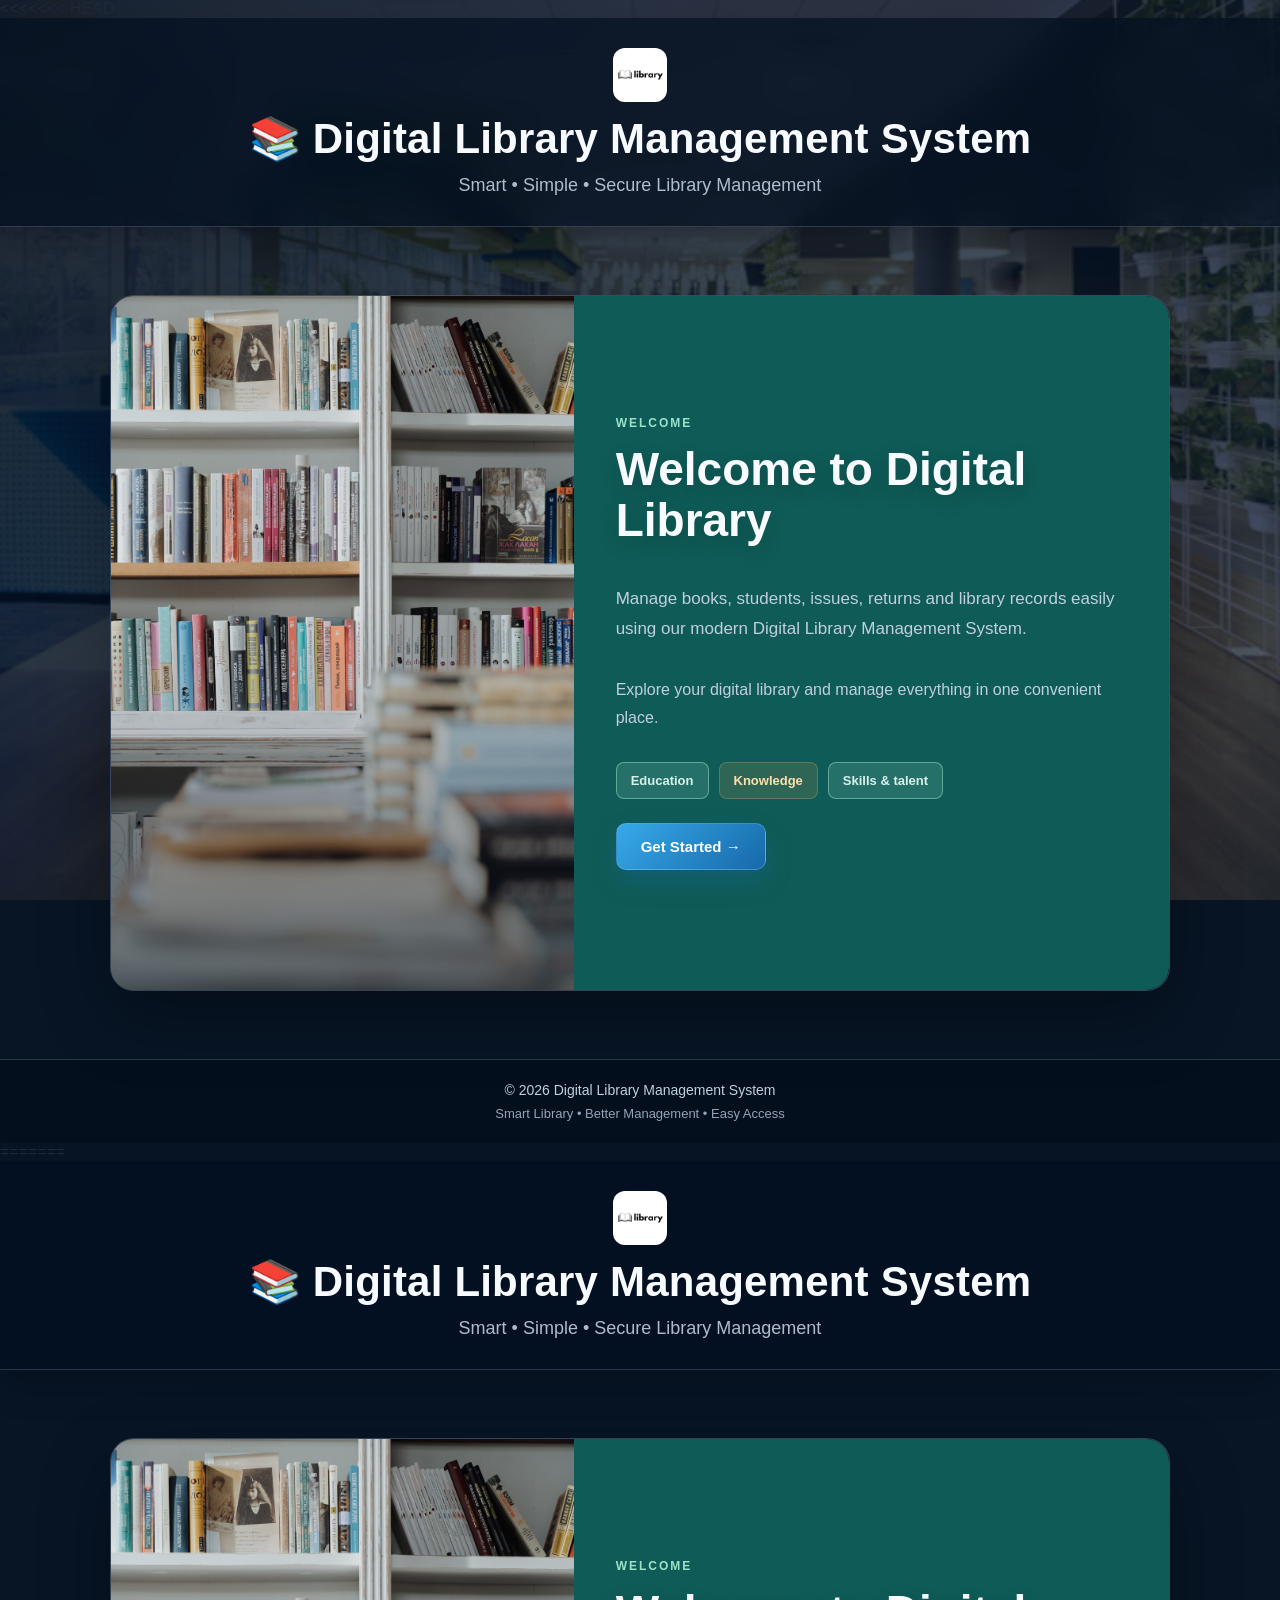
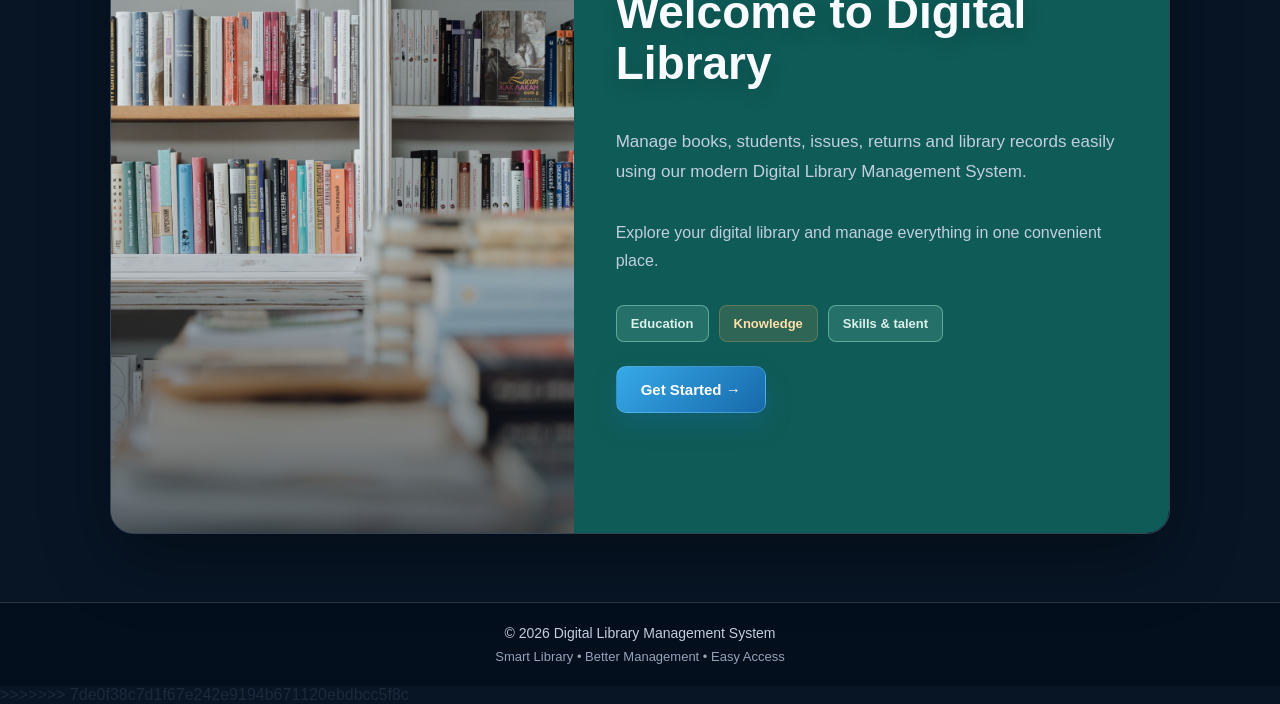
<file: index.html>
<!DOCTYPE html>
<html lang="en">
<head>
    <meta charset="UTF-8">
    <meta name="viewport" content="width=device-width, initial-scale=1.0">
    <meta http-equiv="refresh" content="0; url=../index/index.html">
    <title>Digital Library Management System</title>
</head>
<body>
    <p>Opening Digital Library...</p>
    <script>
        window.location.replace("../index/index.html");
    </script>
    <noscript><a href="../index/index.html">Open Digital Library</a></noscript>
</body>
</html>
</file>
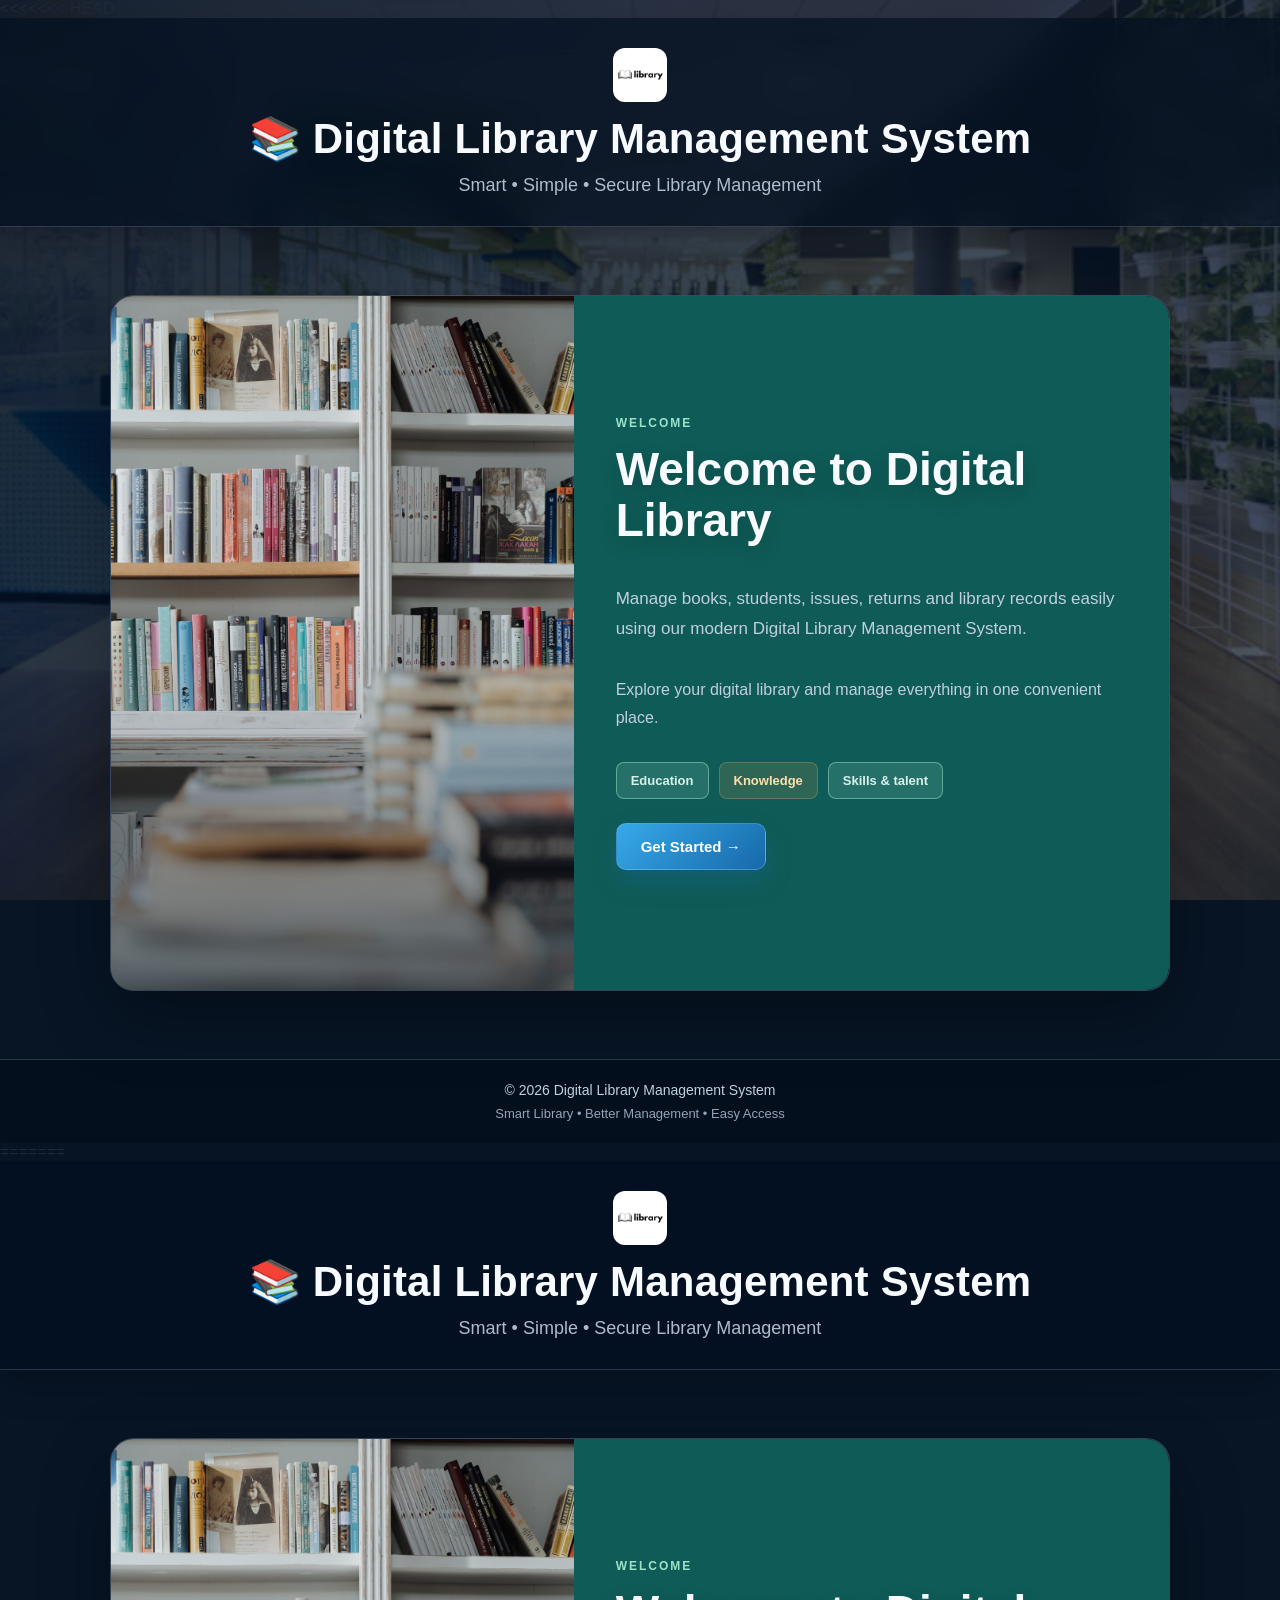
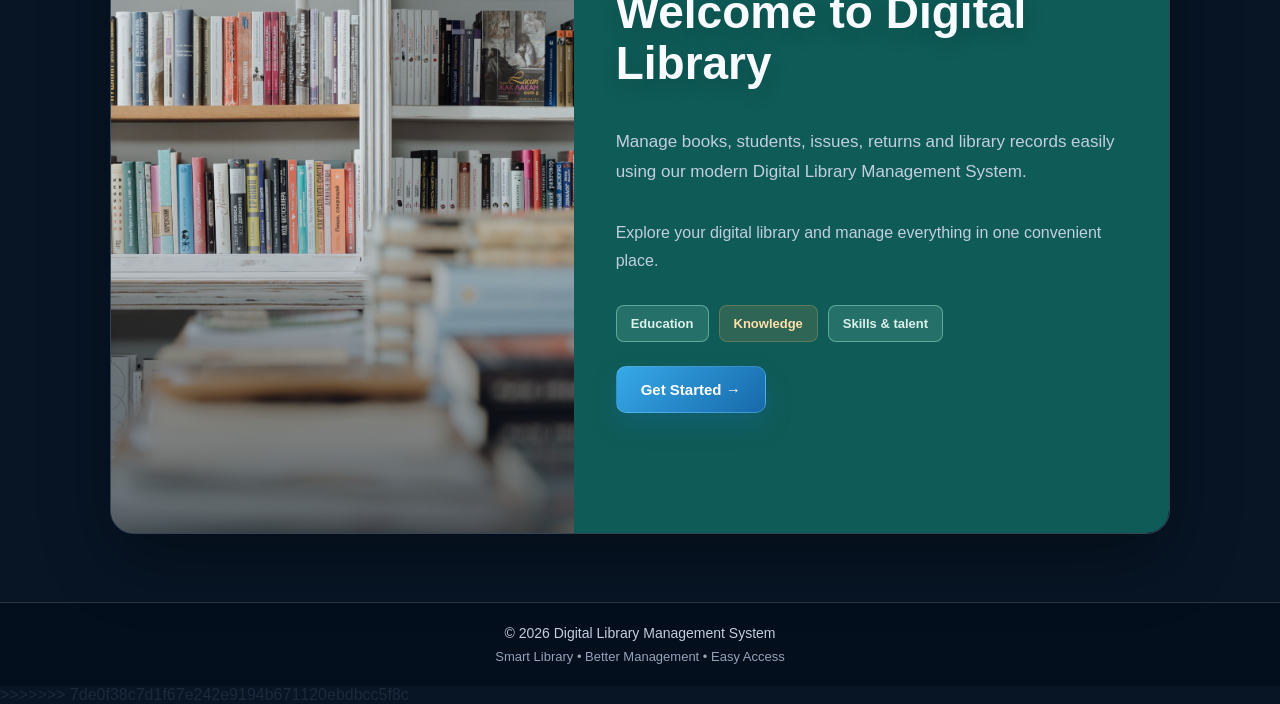
<file: index/index.html>
<<<<<<< HEAD
<!DOCTYPE html>
<html lang="en">

<head>
    <meta charset="UTF-8">
    <meta name="viewport" content="width=device-width, initial-scale=1.0">

    <title>Digital Library Management System</title>
    <style>
        * {
            box-sizing: border-box;
        }

        body {
            background: url("../images/Microsoft-office-by-futurespace-Sydney-Australia.jpg") center/cover fixed !important;
            font-family: "Poppins", Arial, sans-serif !important;
        }

        header h1,
        header p,
        main section h2,
        main section a,
        footer {
            font-family: "Poppins", Arial, sans-serif !important;
        }

        .site-logo {
            border-radius: 12px;
            height: 54px;
            margin-bottom: 12px;
            object-fit: cover;
            width: 54px;
        }

        header {
            background: #082f31 !important;
            padding: 30px 20px !important;
            box-shadow: 0 2px 8px rgba(11, 61, 58, 0.22) !important;
        }

        header h1 {
            font-size: clamp(26px, 4vw, 36px) !important;
        }

        main {
            min-height: 70vh !important;
            padding: 42px 20px !important;
        }

        main section {
            max-width: 1000px !important;
            background: #0f5b57 !important;
            border: 1px solid #79c9b6;
            border-radius: 12px !important;
            box-shadow: 0 8px 24px rgba(11, 61, 58, 0.24) !important;
        }

        main section > div:first-child {
            background: #174e4a !important;
            overflow: hidden;
        }

        main section > div:first-child img {
            animation: libraryImageMotion 14s ease-in-out infinite alternate;
            transform-origin: center;
        }

        main section > div:last-child {
            padding: 42px !important;
            background: #0f5b57 !important;
        }

        main section h2 {
            color: #d9f0eb !important;
            font-size: clamp(26px, 3vw, 32px) !important;
            margin: 10px 0 16px !important;
        }

        main section p {
            color: #e6f6f1 !important;
            line-height: 1.6 !important;
        }

        main section > div:last-child > span {
            color: #9de2c8 !important;
        }

        main section > div:last-child > div {
            gap: 10px !important;
            margin: 14px 0 24px !important;
        }

        main section > div:last-child > div > div {
            background: rgba(157, 226, 200, 0.16) !important;
            border: 1px solid rgba(157, 226, 200, 0.5);
            color: #d9f0eb !important;
            border-radius: 8px !important;
            padding: 10px 14px !important;
        }

        main section a {
            background: #f2b84b !important;
            color: #173b39 !important;
            border-radius: 8px !important;
            box-shadow: none !important;
            padding: 13px 24px !important;
        }

        footer {
            background: #082f31 !important;
            padding: 20px !important;
        }

        @keyframes libraryImageMotion {
            from {
                transform: scale(1);
            }
            to {
                transform: scale(1.07);
            }
        }

        @media (max-width: 650px) {
            main section > div:first-child img {
                min-height: 260px !important;
                max-height: 300px;
            }

            main section > div:last-child {
                padding: 28px 24px !important;
            }
        }
    </style>
    <style>
        .welcome-page {
            --welcome-white: #f7fbff;
            --welcome-muted: #c1cfdf;
            --welcome-line: rgba(213, 229, 247, 0.18);
            align-items: stretch;
            background-color: #071525 !important;
            background-image:
                linear-gradient(120deg, rgba(3, 13, 27, 0.9), rgba(7, 31, 55, 0.66)),
                url("../images/Microsoft-office-by-futurespace-Sydney-Australia.jpg") !important;
            background-position: center;
            background-size: cover;
            background-attachment: fixed;
            color: var(--welcome-white);
            display: block;
            min-height: 100vh;
        }

        .welcome-header {
            -webkit-backdrop-filter: blur(18px);
            backdrop-filter: blur(18px);
            background: rgba(4, 16, 33, 0.72) !important;
            border-bottom: 1px solid var(--welcome-line);
            box-shadow: 0 14px 35px rgba(0, 0, 0, 0.2) !important;
            padding: 30px 20px !important;
        }

        .welcome-header h1 {
            color: var(--welcome-white);
            font-size: clamp(28px, 4vw, 42px) !important;
            letter-spacing: 0.2px !important;
        }

        .welcome-header p {
            color: var(--welcome-muted);
            font-size: 16px;
        }

        .welcome-main {
            align-items: center;
            display: flex;
            justify-content: center;
            min-height: calc(100vh - 235px) !important;
            padding: 68px 20px !important;
        }

        .welcome-card {
            -webkit-backdrop-filter: blur(22px);
            backdrop-filter: blur(22px);
            background: rgba(8, 24, 44, 0.66) !important;
            border: 1px solid rgba(213, 229, 247, 0.22) !important;
            border-radius: 24px !important;
            box-shadow: 0 25px 70px rgba(0, 0, 0, 0.32), inset 0 1px 0 rgba(255, 255, 255, 0.09) !important;
            display: flex;
            max-width: 1060px !important;
            overflow: hidden;
            width: 100%;
        }

        .hero-media {
            background: #102b47 !important;
            flex: 0.95 !important;
            min-height: 500px !important;
            min-width: 340px !important;
            overflow: hidden;
            position: relative;
        }

        .hero-media::after {
            background: linear-gradient(180deg, transparent 45%, rgba(4, 15, 30, 0.5));
            content: "";
            inset: 0;
            pointer-events: none;
            position: absolute;
        }

        .hero-media img {
            filter: saturate(0.9) contrast(1.04);
            min-height: 500px !important;
            transition: transform 0.7s ease;
        }

        .welcome-card:hover .hero-media img {
            transform: scale(1.035);
        }

        .welcome-content {
            background: rgba(7, 24, 44, 0.52) !important;
            flex: 1.05 !important;
            justify-content: center;
            padding: 58px !important;
        }

        .welcome-label {
            color: #75cdf8 !important;
            font-size: 12px !important;
            letter-spacing: 2.4px;
        }

        .welcome-content h2 {
            color: var(--welcome-white) !important;
            font-size: clamp(30px, 4vw, 46px) !important;
            line-height: 1.12;
            margin: 14px 0 20px !important;
        }

        .welcome-content p {
            color: var(--welcome-muted) !important;
            font-size: 16px;
            line-height: 1.75 !important;
        }

        .welcome-features {
            gap: 10px !important;
            margin: 20px 0 28px !important;
        }

        .feature-chip {
            background: rgba(47, 158, 232, 0.14) !important;
            border: 1px solid rgba(117, 205, 248, 0.22);
            border-radius: 999px !important;
            color: #d9efff !important;
            font-size: 13px !important;
            padding: 9px 14px !important;
        }

        .feature-chip:nth-child(2) {
            background: rgba(240, 164, 70, 0.14) !important;
            border-color: rgba(255, 193, 109, 0.24);
            color: #ffe0ad !important;
        }

        .welcome-cta {
            background: linear-gradient(135deg, #37a9e8, #1769aa) !important;
            border: 1px solid rgba(154, 222, 255, 0.25);
            border-radius: 10px !important;
            box-shadow: 0 12px 25px rgba(23, 105, 170, 0.3) !important;
            color: #ffffff !important;
            font-size: 15px !important;
            padding: 14px 24px !important;
            transition: transform 0.2s ease, box-shadow 0.2s ease;
        }

        .welcome-cta:hover {
            box-shadow: 0 16px 30px rgba(23, 105, 170, 0.4) !important;
            transform: translateY(-2px);
        }

        .welcome-footer {
            background: rgba(3, 13, 27, 0.78) !important;
            border-top: 1px solid var(--welcome-line);
            color: var(--welcome-muted) !important;
            padding: 22px !important;
        }

        @media (max-width: 760px) {
            .welcome-page {
                background-attachment: scroll;
            }

            .welcome-main {
                min-height: auto !important;
                padding: 36px 16px 48px !important;
            }

            .welcome-card {
                display: block;
            }

            .hero-media {
                min-height: 270px !important;
            }

            .hero-media img {
                min-height: 270px !important;
            }

            .welcome-content {
                padding: 34px 26px !important;
            }
        }
    </style>
</head>

<body class="welcome-page" style="
    margin:0;
    font-family:Arial, sans-serif;
    background:
        linear-gradient(135deg, rgba(5, 15, 30, 0.8), rgba(20, 71, 92, 0.6)),
        url('../images/Microsoft-office-by-futurespace-Sydney-Australia.jpg') center/cover fixed no-repeat;
    color:#1e293b;
">

    <!-- Header -->
    <header class="welcome-header" style="
        background:linear-gradient(135deg, #1e3a8a, #2563eb);
        color:white;
        text-align:center;
        padding:35px 20px;
        box-shadow:0 5px 15px rgba(0,0,0,0.15);
    ">

        <h1 style="
            margin:0;
            font-size:36px;
            letter-spacing:1px;
        ">
            <img class="site-logo" src="../images/images.png" alt="Digital Library logo"><br>
            📚 Digital Library Management System
        </h1>

        <p style="
            margin:12px 0 0;
            font-size:18px;
            opacity:0.9;
        ">
            Smart • Simple • Secure Library Management
        </p>

    </header>


    <main class="welcome-main" style="
        min-height:70vh;
        display:flex;
        justify-content:center;
        align-items:center;
        padding:50px 20px;
    ">

 
        <section class="welcome-card" style="
            max-width:960px;
            width:100%;
            background:linear-gradient(135deg, rgba(10, 25, 39, 0.8), rgba(15, 42, 67, 0.76));
            border:1px solid rgba(255,255,255,0.12);
            border-radius:24px;
            overflow:hidden;
            display:flex;
            flex-wrap:wrap;
            box-shadow:0 25px 60px rgba(0,0,0,0.28);
        ">

            <div class="hero-media" style="
                flex:1;
                min-width:300px;
                background:#e0e7ff;
            ">

                <img
                    src="../images/pexels-cottonbro-4855370.jpg"
                    alt="Digital Library"
                    style="
                        width:100%;
                        height:100%;
                        min-height:400px;
                        object-fit:cover;
                        display:block;
                    "
                >
            </div>


            <!-- Content -->
            <div class="welcome-content" style="
                flex:1;
                min-width:300px;
                padding:45px;
                display:flex;
                flex-direction:column;
                justify-content:center;
                background:rgba(9, 20, 34, 0.45);
                backdrop-filter:blur(6px);
            ">

                <span class="welcome-label" style="
                    color:#8ed6ff;
                    font-size:14px;
                    font-weight:bold;
                    text-transform:uppercase;
                    letter-spacing:2px;
                ">
                    Welcome
                </span>

                <h2 style="
                    font-size:32px;
                    margin:12px 0 20px;
                    color:#f8fbff;
                    text-shadow:0 6px 20px rgba(0,0,0,0.18);
                ">
                    Welcome to Digital Library
                </h2>

                <p style="
                    font-size:17px;
                    line-height:1.7;
                    color:#e2e8f0;
                ">
                    Manage books, students, issues, returns and library
                    records easily using our modern Digital Library
                    Management System.
                </p>

                <p style="
                    font-size:16px;
                    line-height:1.7;
                    color:#cbd5e1;
                ">
                    Explore your digital library and manage everything
                    in one convenient place.
                </p>


                <!-- Features -->
                <div class="welcome-features" style="
                    display:flex;
                    gap:15px;
                    flex-wrap:wrap;
                    margin:15px 0 25px;
                ">

                    <div class="feature-chip" style="
                        background:#eff6ff;
                        color:#1d4ed8;
                        padding:10px 15px;
                        border-radius:10px;
                        font-size:14px;
                        font-weight:bold;
                    ">
                        Education
                    </div>

                    <div class="feature-chip" style="
                        background:#eff6ff;
                        color:#1d4ed8;
                        padding:10px 15px;
                        border-radius:10px;
                        font-size:14px;
                        font-weight:bold;
                    ">
                        Knowledge
                    </div>

                    <div class="feature-chip" style="
                        background:#eff6ff;
                        color:#1d4ed8;
                        padding:10px 15px;
                        border-radius:10px;
                        font-size:14px;
                        font-weight:bold;
                    ">
                       Skills & talent
                    </div>

                </div>


                <!-- Button -->
                <a class="welcome-cta" href="../login/login.html" style="
                    display:inline-block;
                    width:fit-content;
                    text-decoration:none;
                    background:linear-gradient(135deg, #2563eb, #1d4ed8);
                    color:white;
                    padding:15px 30px;
                    border-radius:10px;
                    font-size:16px;
                    font-weight:bold;
                    box-shadow:0 8px 20px rgba(37,99,235,0.3);
                ">
                    Get Started →
                </a>

            </div>

        </section>

    </main>


    <!-- Footer -->
    <footer class="welcome-footer" style="
        background:#0f172a;
        color:#cbd5e1;
        text-align:center;
        padding:22px;
    ">

        <p style="
            margin:0;
            font-size:14px;
        ">
            © 2026 Digital Library Management System
        </p>

        <p style="
            margin:8px 0 0;
            font-size:13px;
            color:#94a3b8;
        ">
            Smart Library • Better Management • Easy Access
        </p>

    </footer>

</body>

</html>
=======
<!DOCTYPE html>
<html lang="en">

<head>
    <meta charset="UTF-8">
    <meta name="viewport" content="width=device-width, initial-scale=1.0">

    <title>Digital Library Management System</title>
    <style>
        * {
            box-sizing: border-box;
        }

        body {
            background: url("../images/Microsoft-office-by-futurespace-Sydney-Australia.jpg") center/cover fixed !important;
            font-family: "Poppins", Arial, sans-serif !important;
        }

        header h1,
        header p,
        main section h2,
        main section a,
        footer {
            font-family: "Poppins", Arial, sans-serif !important;
        }

        .site-logo {
            border-radius: 12px;
            height: 54px;
            margin-bottom: 12px;
            object-fit: cover;
            width: 54px;
        }

        header {
            background: #082f31 !important;
            padding: 30px 20px !important;
            box-shadow: 0 2px 8px rgba(11, 61, 58, 0.22) !important;
        }

        header h1 {
            font-size: clamp(26px, 4vw, 36px) !important;
        }

        main {
            min-height: 70vh !important;
            padding: 42px 20px !important;
        }

        main section {
            max-width: 1000px !important;
            background: #0f5b57 !important;
            border: 1px solid #79c9b6;
            border-radius: 12px !important;
            box-shadow: 0 8px 24px rgba(11, 61, 58, 0.24) !important;
        }

        main section > div:first-child {
            background: #174e4a !important;
            overflow: hidden;
        }

        main section > div:first-child img {
            animation: libraryImageMotion 14s ease-in-out infinite alternate;
            transform-origin: center;
        }

        main section > div:last-child {
            padding: 42px !important;
            background: #0f5b57 !important;
        }

        main section h2 {
            color: #d9f0eb !important;
            font-size: clamp(26px, 3vw, 32px) !important;
            margin: 10px 0 16px !important;
        }

        main section p {
            color: #e6f6f1 !important;
            line-height: 1.6 !important;
        }

        main section > div:last-child > span {
            color: #9de2c8 !important;
        }

        main section > div:last-child > div {
            gap: 10px !important;
            margin: 14px 0 24px !important;
        }

        main section > div:last-child > div > div {
            background: rgba(157, 226, 200, 0.16) !important;
            border: 1px solid rgba(157, 226, 200, 0.5);
            color: #d9f0eb !important;
            border-radius: 8px !important;
            padding: 10px 14px !important;
        }

        main section a {
            background: #f2b84b !important;
            color: #173b39 !important;
            border-radius: 8px !important;
            box-shadow: none !important;
            padding: 13px 24px !important;
        }

        footer {
            background: #082f31 !important;
            padding: 20px !important;
        }

        @keyframes libraryImageMotion {
            from {
                transform: scale(1);
            }
            to {
                transform: scale(1.07);
            }
        }

        @media (max-width: 650px) {
            main section > div:first-child img {
                min-height: 260px !important;
                max-height: 300px;
            }

            main section > div:last-child {
                padding: 28px 24px !important;
            }
        }
    </style>
    <style>
        .welcome-page {
            --welcome-white: #f7fbff;
            --welcome-muted: #c1cfdf;
            --welcome-line: rgba(213, 229, 247, 0.18);
            align-items: stretch;
            background-color: #071525 !important;
            background-image:
                linear-gradient(120deg, rgba(3, 13, 27, 0.9), rgba(7, 31, 55, 0.66)),
                url("../images/Microsoft-office-by-futurespace-Sydney-Australia.jpg") !important;
            background-position: center;
            background-size: cover;
            background-attachment: fixed;
            color: var(--welcome-white);
            display: block;
            min-height: 100vh;
        }

        .welcome-header {
            -webkit-backdrop-filter: blur(18px);
            backdrop-filter: blur(18px);
            background: rgba(4, 16, 33, 0.72) !important;
            border-bottom: 1px solid var(--welcome-line);
            box-shadow: 0 14px 35px rgba(0, 0, 0, 0.2) !important;
            padding: 30px 20px !important;
        }

        .welcome-header h1 {
            color: var(--welcome-white);
            font-size: clamp(28px, 4vw, 42px) !important;
            letter-spacing: 0.2px !important;
        }

        .welcome-header p {
            color: var(--welcome-muted);
            font-size: 16px;
        }

        .welcome-main {
            align-items: center;
            display: flex;
            justify-content: center;
            min-height: calc(100vh - 235px) !important;
            padding: 68px 20px !important;
        }

        .welcome-card {
            -webkit-backdrop-filter: blur(22px);
            backdrop-filter: blur(22px);
            background: rgba(8, 24, 44, 0.66) !important;
            border: 1px solid rgba(213, 229, 247, 0.22) !important;
            border-radius: 24px !important;
            box-shadow: 0 25px 70px rgba(0, 0, 0, 0.32), inset 0 1px 0 rgba(255, 255, 255, 0.09) !important;
            display: flex;
            max-width: 1060px !important;
            overflow: hidden;
            width: 100%;
        }

        .hero-media {
            background: #102b47 !important;
            flex: 0.95 !important;
            min-height: 500px !important;
            min-width: 340px !important;
            overflow: hidden;
            position: relative;
        }

        .hero-media::after {
            background: linear-gradient(180deg, transparent 45%, rgba(4, 15, 30, 0.5));
            content: "";
            inset: 0;
            pointer-events: none;
            position: absolute;
        }

        .hero-media img {
            filter: saturate(0.9) contrast(1.04);
            min-height: 500px !important;
            transition: transform 0.7s ease;
        }

        .welcome-card:hover .hero-media img {
            transform: scale(1.035);
        }

        .welcome-content {
            background: rgba(7, 24, 44, 0.52) !important;
            flex: 1.05 !important;
            justify-content: center;
            padding: 58px !important;
        }

        .welcome-label {
            color: #75cdf8 !important;
            font-size: 12px !important;
            letter-spacing: 2.4px;
        }

        .welcome-content h2 {
            color: var(--welcome-white) !important;
            font-size: clamp(30px, 4vw, 46px) !important;
            line-height: 1.12;
            margin: 14px 0 20px !important;
        }

        .welcome-content p {
            color: var(--welcome-muted) !important;
            font-size: 16px;
            line-height: 1.75 !important;
        }

        .welcome-features {
            gap: 10px !important;
            margin: 20px 0 28px !important;
        }

        .feature-chip {
            background: rgba(47, 158, 232, 0.14) !important;
            border: 1px solid rgba(117, 205, 248, 0.22);
            border-radius: 999px !important;
            color: #d9efff !important;
            font-size: 13px !important;
            padding: 9px 14px !important;
        }

        .feature-chip:nth-child(2) {
            background: rgba(240, 164, 70, 0.14) !important;
            border-color: rgba(255, 193, 109, 0.24);
            color: #ffe0ad !important;
        }

        .welcome-cta {
            background: linear-gradient(135deg, #37a9e8, #1769aa) !important;
            border: 1px solid rgba(154, 222, 255, 0.25);
            border-radius: 10px !important;
            box-shadow: 0 12px 25px rgba(23, 105, 170, 0.3) !important;
            color: #ffffff !important;
            font-size: 15px !important;
            padding: 14px 24px !important;
            transition: transform 0.2s ease, box-shadow 0.2s ease;
        }

        .welcome-cta:hover {
            box-shadow: 0 16px 30px rgba(23, 105, 170, 0.4) !important;
            transform: translateY(-2px);
        }

        .welcome-footer {
            background: rgba(3, 13, 27, 0.78) !important;
            border-top: 1px solid var(--welcome-line);
            color: var(--welcome-muted) !important;
            padding: 22px !important;
        }

        @media (max-width: 760px) {
            .welcome-page {
                background-attachment: scroll;
            }

            .welcome-main {
                min-height: auto !important;
                padding: 36px 16px 48px !important;
            }

            .welcome-card {
                display: block;
            }

            .hero-media {
                min-height: 270px !important;
            }

            .hero-media img {
                min-height: 270px !important;
            }

            .welcome-content {
                padding: 34px 26px !important;
            }
        }
    </style>
</head>

<body class="welcome-page" style="
    margin:0;
    font-family:Arial, sans-serif;
    background:
        linear-gradient(135deg, rgba(5, 15, 30, 0.8), rgba(20, 71, 92, 0.6)),
        url('../images/Microsoft-office-by-futurespace-Sydney-Australia.jpg') center/cover fixed no-repeat;
    color:#1e293b;
">

    <!-- Header -->
    <header class="welcome-header" style="
        background:linear-gradient(135deg, #1e3a8a, #2563eb);
        color:white;
        text-align:center;
        padding:35px 20px;
        box-shadow:0 5px 15px rgba(0,0,0,0.15);
    ">

        <h1 style="
            margin:0;
            font-size:36px;
            letter-spacing:1px;
        ">
            <img class="site-logo" src="../images/images.png" alt="Digital Library logo"><br>
            📚 Digital Library Management System
        </h1>

        <p style="
            margin:12px 0 0;
            font-size:18px;
            opacity:0.9;
        ">
            Smart • Simple • Secure Library Management
        </p>

    </header>


    <main class="welcome-main" style="
        min-height:70vh;
        display:flex;
        justify-content:center;
        align-items:center;
        padding:50px 20px;
    ">

 
        <section class="welcome-card" style="
            max-width:960px;
            width:100%;
            background:linear-gradient(135deg, rgba(10, 25, 39, 0.8), rgba(15, 42, 67, 0.76));
            border:1px solid rgba(255,255,255,0.12);
            border-radius:24px;
            overflow:hidden;
            display:flex;
            flex-wrap:wrap;
            box-shadow:0 25px 60px rgba(0,0,0,0.28);
        ">

            <div class="hero-media" style="
                flex:1;
                min-width:300px;
                background:#e0e7ff;
            ">

                <img
                    src="../images/pexels-cottonbro-4855370.jpg"
                    alt="Digital Library"
                    style="
                        width:100%;
                        height:100%;
                        min-height:400px;
                        object-fit:cover;
                        display:block;
                    "
                >
            </div>


            <!-- Content -->
            <div class="welcome-content" style="
                flex:1;
                min-width:300px;
                padding:45px;
                display:flex;
                flex-direction:column;
                justify-content:center;
                background:rgba(9, 20, 34, 0.45);
                backdrop-filter:blur(6px);
            ">

                <span class="welcome-label" style="
                    color:#8ed6ff;
                    font-size:14px;
                    font-weight:bold;
                    text-transform:uppercase;
                    letter-spacing:2px;
                ">
                    Welcome
                </span>

                <h2 style="
                    font-size:32px;
                    margin:12px 0 20px;
                    color:#f8fbff;
                    text-shadow:0 6px 20px rgba(0,0,0,0.18);
                ">
                    Welcome to Digital Library
                </h2>

                <p style="
                    font-size:17px;
                    line-height:1.7;
                    color:#e2e8f0;
                ">
                    Manage books, students, issues, returns and library
                    records easily using our modern Digital Library
                    Management System.
                </p>

                <p style="
                    font-size:16px;
                    line-height:1.7;
                    color:#cbd5e1;
                ">
                    Explore your digital library and manage everything
                    in one convenient place.
                </p>


                <!-- Features -->
                <div class="welcome-features" style="
                    display:flex;
                    gap:15px;
                    flex-wrap:wrap;
                    margin:15px 0 25px;
                ">

                    <div class="feature-chip" style="
                        background:#eff6ff;
                        color:#1d4ed8;
                        padding:10px 15px;
                        border-radius:10px;
                        font-size:14px;
                        font-weight:bold;
                    ">
                        Education
                    </div>

                    <div class="feature-chip" style="
                        background:#eff6ff;
                        color:#1d4ed8;
                        padding:10px 15px;
                        border-radius:10px;
                        font-size:14px;
                        font-weight:bold;
                    ">
                        Knowledge
                    </div>

                    <div class="feature-chip" style="
                        background:#eff6ff;
                        color:#1d4ed8;
                        padding:10px 15px;
                        border-radius:10px;
                        font-size:14px;
                        font-weight:bold;
                    ">
                       Skills & talent
                    </div>

                </div>


                <!-- Button -->
                <a class="welcome-cta" href="../login/login.html" style="
                    display:inline-block;
                    width:fit-content;
                    text-decoration:none;
                    background:linear-gradient(135deg, #2563eb, #1d4ed8);
                    color:white;
                    padding:15px 30px;
                    border-radius:10px;
                    font-size:16px;
                    font-weight:bold;
                    box-shadow:0 8px 20px rgba(37,99,235,0.3);
                ">
                    Get Started →
                </a>

            </div>

        </section>

    </main>


    <!-- Footer -->
    <footer class="welcome-footer" style="
        background:#0f172a;
        color:#cbd5e1;
        text-align:center;
        padding:22px;
    ">

        <p style="
            margin:0;
            font-size:14px;
        ">
            © 2026 Digital Library Management System
        </p>

        <p style="
            margin:8px 0 0;
            font-size:13px;
            color:#94a3b8;
        ">
            Smart Library • Better Management • Easy Access
        </p>

    </footer>

</body>

</html>
>>>>>>> 7de0f38c7d1f67e242e9194b671120ebdbcc5f8c
</file>
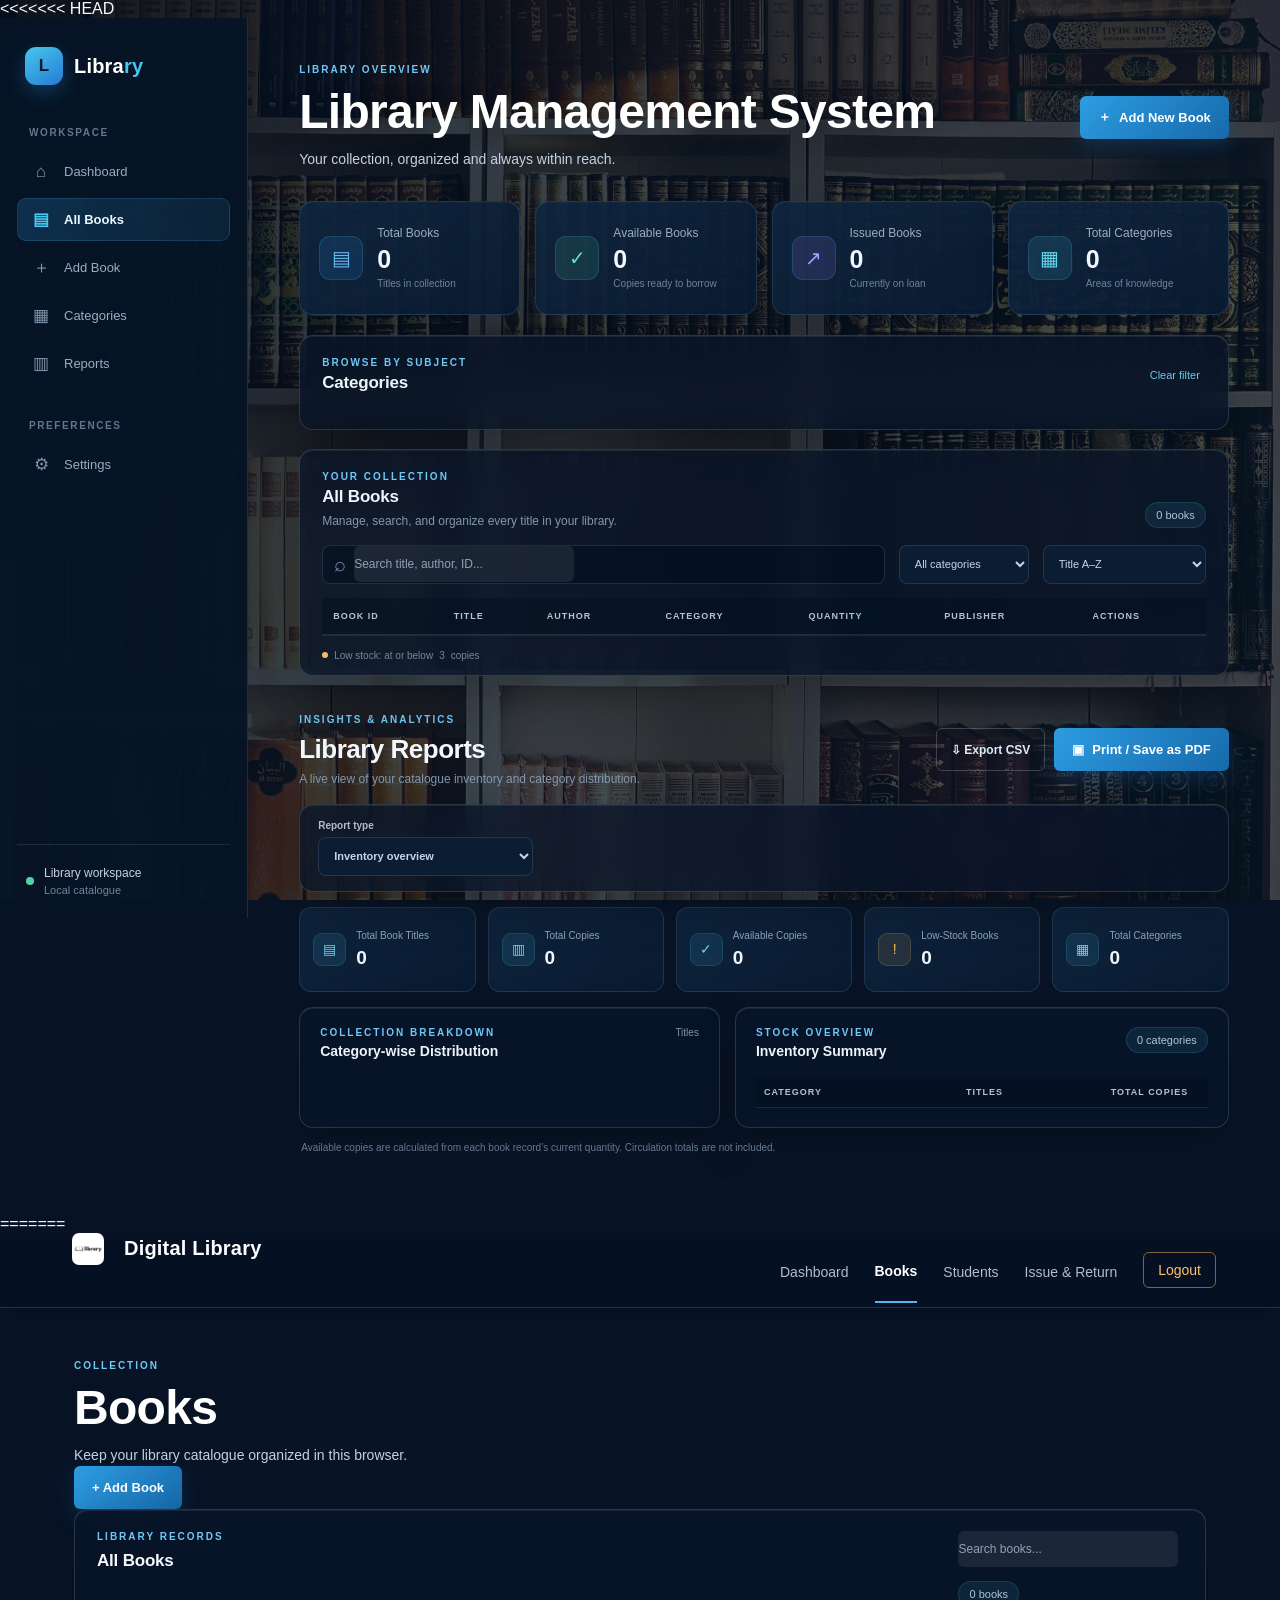
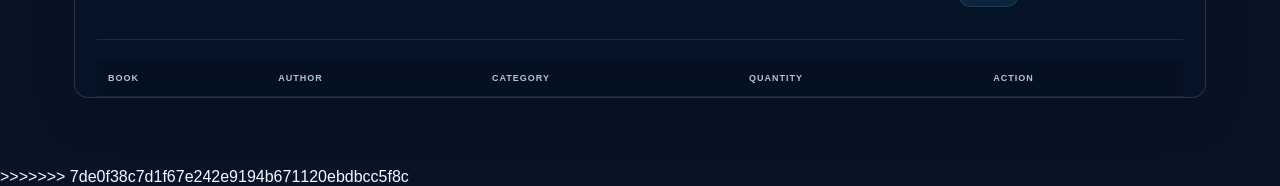
<file: book/books.html>
<<<<<<< HEAD
<!DOCTYPE html>
<html lang="en">
<head>
    <meta charset="UTF-8">
    <meta name="viewport" content="width=device-width, initial-scale=1.0">
    <meta name="theme-color" content="#071426">
    <title>Library Management System | Books</title>
    <link rel="stylesheet" href="../dashboard/dashboard.css">
    <link rel="stylesheet" href="../issuse/module.css">
    <link rel="stylesheet" href="books.css">
</head>
<body class="books-page">
    <div class="app-layout">
        <aside class="sidebar">
            <a class="brand" href="../dashboard/dashboard.html">
                <span class="brand-icon" aria-hidden="true">L</span>
                <span>Libra<span class="brand-accent">ry</span></span>
            </a>
            <p class="sidebar-label">WORKSPACE</p>
            <nav class="side-nav" aria-label="Main navigation">
                <a href="../dashboard/dashboard.html"><span aria-hidden="true">⌂</span>Dashboard</a>
                <a class="active" id="allBooksNav" href="#all-books" aria-current="page"><span aria-hidden="true">▤</span>All Books</a>
                <a href="#addBookPanel" id="sidebarAddBook"><span aria-hidden="true">＋</span>Add Book</a>
                <a id="categoriesNav" href="#categories"><span aria-hidden="true">▦</span>Categories</a>
                <a href="#reports" id="reportsNav"><span aria-hidden="true">▥</span>Reports</a>
            </nav>
            <p class="sidebar-label sidebar-label-bottom">PREFERENCES</p>
            <nav class="side-nav">
                <button type="button" id="settingsButton"><span aria-hidden="true">⚙</span>Settings</button>
            </nav>
            <div class="sidebar-footer">
                <span class="status-dot" aria-hidden="true"></span>
                <span>Library workspace<br><small>Local catalogue</small></span>
            </div>
        </aside>

        <main class="main-content">
            <header class="page-heading">
                <div>
                    <p class="eyebrow">LIBRARY OVERVIEW</p>
                    <h1>Library Management System</h1>
                    <p class="welcome-copy">Your collection, organized and always within reach.</p>
                </div>
                <button class="primary-button add-book-button" id="showAddBookButton" type="button">
                    <span aria-hidden="true">＋</span> Add New Book
                </button>
            </header>

            <section class="stats-grid" aria-label="Book collection summary">
                <article class="stat-card">
                    <span class="stat-icon stat-icon-books" aria-hidden="true">▤</span>
                    <div><p>Total Books</p><strong id="totalBooks">0</strong><small>Titles in collection</small></div>
                </article>
                <article class="stat-card">
                    <span class="stat-icon stat-icon-available" aria-hidden="true">✓</span>
                    <div><p>Available Books</p><strong id="availableBooks">0</strong><small>Copies ready to borrow</small></div>
                </article>
                <article class="stat-card">
                    <span class="stat-icon stat-icon-issued" aria-hidden="true">↗</span>
                    <div><p>Issued Books</p><strong id="issuedBooks">0</strong><small>Currently on loan</small></div>
                </article>
                <article class="stat-card">
                    <span class="stat-icon stat-icon-categories" aria-hidden="true">▦</span>
                    <div><p>Total Categories</p><strong id="totalCategories">0</strong><small>Areas of knowledge</small></div>
                </article>
            </section>

            <section class="panel category-panel" id="categories" aria-labelledby="categoriesHeading">
                <div class="section-title">
                    <div>
                        <p class="eyebrow">BROWSE BY SUBJECT</p>
                        <h2 id="categoriesHeading">Categories</h2>
                    </div>
                    <button type="button" class="subtle-button" id="clearCategoryFilter">Clear filter</button>
                </div>
                <div class="category-list" id="categoryList" aria-label="Book categories"></div>
            </section>

            <section class="panel book-table-panel" id="all-books" aria-labelledby="allBooksHeading">
                <div class="table-heading">
                    <div>
                        <p class="eyebrow">YOUR COLLECTION</p>
                        <h2 id="allBooksHeading">All Books</h2>
                        <p class="section-description">Manage, search, and organize every title in your library.</p>
                    </div>
                    <span class="book-count" id="bookCount">0 books</span>
                </div>
                <div class="book-toolbar">
                    <label class="search-wrap">
                        <span aria-hidden="true">⌕</span>
                        <input class="search-input" id="bookSearch" type="search" placeholder="Search title, author, ID..." aria-label="Search books">
                    </label>
                    <label class="select-wrap">
                        <span class="sr-only">Filter by category</span>
                        <select class="filter-select" id="categoryFilter" aria-label="Filter by category">
                            <option value="">All categories</option>
                        </select>
                    </label>
                    <label class="select-wrap">
                        <span class="sr-only">Sort books</span>
                        <select class="filter-select" id="bookSort" aria-label="Sort books">
                            <option value="title-asc">Title A–Z</option>
                            <option value="title-desc">Title Z–A</option>
                            <option value="quantity-desc">Quantity: high to low</option>
                            <option value="quantity-asc">Quantity: low to high</option>
                            <option value="id-asc">Book ID</option>
                        </select>
                    </label>
                </div>
                <div class="table-wrap">
                    <table>
                        <thead>
                            <tr>
                                <th scope="col">Book ID</th>
                                <th scope="col">Title</th>
                                <th scope="col">Author</th>
                                <th scope="col">Category</th>
                                <th scope="col">Quantity</th>
                                <th scope="col">Publisher</th>
                                <th scope="col">Actions</th>
                            </tr>
                        </thead>
                        <tbody id="bookTableBody"></tbody>
                    </table>
                </div>
                <p class="table-footnote"><span class="low-stock-key" aria-hidden="true"></span> Low stock: at or below <span id="lowStockThresholdLabel">3</span> copies</p>
            </section>

            <section class="reports-section" id="reports" aria-labelledby="reportsHeading">
                <header class="reports-heading">
                    <div>
                        <p class="eyebrow">INSIGHTS &amp; ANALYTICS</p>
                        <h2 id="reportsHeading">Library Reports</h2>
                        <p class="section-description" id="reportScopeDescription">A live view of your catalogue inventory and category distribution.</p>
                    </div>
                    <div class="report-actions">
                        <button class="secondary-button" id="exportReportButton" type="button"><span aria-hidden="true">⇩</span> Export CSV</button>
                        <button class="primary-button" id="printReportButton" type="button"><span aria-hidden="true">▣</span> Print / Save as PDF</button>
                    </div>
                </header>

                <section class="panel report-controls" aria-label="Report filters">
                    <label for="reportType">Report type
                        <select id="reportType" class="filter-select">
                            <option value="inventory">Inventory overview</option>
                            <option value="added">Books added in date range</option>
                        </select>
                    </label>
                    <div class="date-filter" id="reportDateFilter" hidden>
                        <label for="reportDateFrom">From<input id="reportDateFrom" type="date"></label>
                        <label for="reportDateTo">To<input id="reportDateTo" type="date"></label>
                    </div>
                    <p class="report-filter-message" id="reportFilterMessage" role="alert" aria-live="polite"></p>
                </section>

                <section class="report-stats" aria-label="Report summary">
                    <article class="report-stat-card"><span class="report-stat-icon" aria-hidden="true">▤</span><div><p>Total Book Titles</p><strong id="reportTotalTitles">0</strong></div></article>
                    <article class="report-stat-card"><span class="report-stat-icon" aria-hidden="true">▥</span><div><p>Total Copies</p><strong id="reportTotalCopies">0</strong></div></article>
                    <article class="report-stat-card"><span class="report-stat-icon" aria-hidden="true">✓</span><div><p>Available Copies</p><strong id="reportAvailableCopies">0</strong></div></article>
                    <article class="report-stat-card"><span class="report-stat-icon warning-icon" aria-hidden="true">!</span><div><p>Low-Stock Books</p><strong id="reportLowStock">0</strong></div></article>
                    <article class="report-stat-card"><span class="report-stat-icon" aria-hidden="true">▦</span><div><p>Total Categories</p><strong id="reportTotalCategories">0</strong></div></article>
                </section>

                <div class="report-grid">
                    <section class="panel report-panel" aria-labelledby="categoryChartHeading">
                        <div class="report-panel-heading">
                            <div><p class="eyebrow">COLLECTION BREAKDOWN</p><h3 id="categoryChartHeading">Category-wise Distribution</h3></div>
                            <span class="chart-unit">Titles</span>
                        </div>
                        <div class="category-chart" id="categoryChart" role="img" aria-label="Book titles by category"></div>
                    </section>
                    <section class="panel report-panel inventory-summary" aria-labelledby="inventorySummaryHeading">
                        <div class="report-panel-heading">
                            <div><p class="eyebrow">STOCK OVERVIEW</p><h3 id="inventorySummaryHeading">Inventory Summary</h3></div>
                            <span class="book-count" id="inventoryReportCount">0 categories</span>
                        </div>
                        <div class="table-wrap">
                            <table class="inventory-report-table">
                                <thead><tr><th scope="col">Category</th><th scope="col">Titles</th><th scope="col">Total copies</th><th scope="col">Low stock</th></tr></thead>
                                <tbody id="inventoryTableBody"></tbody>
                        </table>
                        </div>
                    </section>
                </div>
                <p class="report-data-note" id="reportDataNote">Available copies are calculated from each book record’s current quantity. Circulation totals are not included.</p>
            </section>
        </main>
    </div>

    <section class="modal-backdrop" id="addBookPanel" hidden>
        <div class="modal-card" role="dialog" aria-modal="true" aria-labelledby="bookFormHeading">
            <div class="modal-heading">
                <div>
                    <p class="eyebrow">COLLECTION RECORD</p>
                    <h2 id="bookFormHeading">Add New Book</h2>
                    <p class="modal-description">Enter the details below to add a title to your catalogue.</p>
                </div>
                <button class="icon-button" id="cancelAddBookButton" type="button" aria-label="Close form">×</button>
            </div>
            <form id="bookForm" novalidate>
                <div class="form-grid">
                    <label>Book ID<input id="bookId" name="bookId" type="text" maxlength="50" required><small class="word-count" id="bookIdCharacterCount">0/50</small><small class="field-error" id="bookIdError"></small></label>
                    <label>Title<input id="bookName" name="bookName" type="text" maxlength="50" required><small class="word-count" id="bookNameCharacterCount">0/50</small><small class="word-count" id="bookNameCount">0 / 20 words</small><small class="field-error" id="bookNameError"></small></label>
                    <label>Author<input id="author" name="author" type="text" maxlength="50" required><small class="word-count" id="authorCharacterCount">0/50</small><small class="word-count" id="authorCount">0 / 20 words</small><small class="field-error" id="authorError"></small></label>
                    <label>Category<input id="category" name="category" type="text" maxlength="50" required><small class="word-count" id="categoryCharacterCount">0/50</small><small class="field-error" id="categoryError"></small></label>
                    <label>Publisher<input id="publisher" name="publisher" type="text" maxlength="50" required><small class="word-count" id="publisherCharacterCount">0/50</small><small class="field-error" id="publisherError"></small></label>
                    <label>Year<input id="year" name="year" type="number" min="0" step="1" required><small class="field-error" id="yearError"></small></label>
                    <label>Quantity<input id="quantity" name="quantity" type="number" min="1" step="1" required><small class="field-error" id="quantityError"></small></label>
                </div>
                <p class="form-message" id="formMessage" role="alert" aria-live="polite"></p>
                <div class="form-actions">
                    <button class="secondary-button" id="cancelFormButton" type="button">Cancel</button>
                    <button class="primary-button" type="submit">Save Book</button>
                </div>
            </form>
        </div>
    </section>

    <dialog class="confirm-dialog" id="deleteConfirmation">
        <form method="dialog">
            <span class="confirm-icon" aria-hidden="true">!</span>
            <p class="eyebrow">DELETE RECORD</p>
            <h2>Delete this book?</h2>
            <p id="deleteConfirmationMessage">This action cannot be undone.</p>
            <div class="form-actions">
                <button class="secondary-button" value="cancel">Keep book</button>
                <button class="danger-button" id="confirmDeleteButton" type="submit" value="delete">Delete book</button>
            </div>
        </form>
    </dialog>

    <dialog class="confirm-dialog settings-dialog" id="settingsDialog">
        <form id="settingsForm">
            <button class="dialog-close" id="closeSettingsButton" type="button" aria-label="Close settings">×</button>
            <p class="eyebrow">PREFERENCES</p>
            <h2>Catalogue settings</h2>
            <p>Choose when a book is marked as low stock.</p>
            <label class="setting-label" for="lowStockThreshold">Low-stock warning threshold
                <input id="lowStockThreshold" name="threshold" type="number" min="0" max="99" step="1" required>
            </label>
            <div class="form-actions">
                <button class="secondary-button" id="closeSettingsButtonBottom" type="button">Cancel</button>
                <button class="primary-button" type="submit">Save settings</button>
            </div>
        </form>
    </dialog>
    <div class="toast-region" id="toastRegion" aria-live="polite" aria-atomic="true"></div>

    <script src="../student/auth.js"></script>
    <script>requireAuth(); attachLogoutHandlers();</script>
    <script src="books.js"></script>
</body>
</html>
=======
<!DOCTYPE html>
<html lang="en">
<head>
    <meta charset="UTF-8">
    <meta name="viewport" content="width=device-width, initial-scale=1.0">
    <title>Books | Digital Library</title>
    <link rel="stylesheet" href="../dashboard/dashboard.css">
    <link rel="stylesheet" href="books.css">
    <link rel="stylesheet" href="../issuse/module.css">
</head>
<body class="books-page">
    <header class="topbar">
        <a class="brand" href="../dashboard/dashboard.html"><img src="../images/images.png" alt="Digital Library logo">Digital Library</a>
        <nav class="nav-links" aria-label="Main navigation">
            <a href="../dashboard/dashboard.html">Dashboard</a>
            <a class="active" href="books.html">Books</a>
            <a href="../student/students.html">Students</a>
            <a href="../issuse/issues.html">Issue &amp; Return</a>
            <a class="logout" href="../login/login.html">Logout</a>
        </nav>
    </header>

    <main class="page-shell books-shell">
        <section class="books-heading">
            <div>
                <p class="eyebrow">COLLECTION</p>
                <h1>Books</h1>
                <p class="welcome-copy">Keep your library catalogue organized in this browser.</p>
            </div>
            <button class="primary-button" id="showAddBookButton" type="button">+ Add Book</button>
        </section>

        <section class="panel add-book-panel" id="addBookPanel" hidden>
            <div class="panel-heading">
                <div>
                    <p class="eyebrow">NEW RECORD</p>
                    <h2>Add Book</h2>
                </div>
                <button class="text-button" id="cancelAddBookButton" type="button">Back to list</button>
            </div>
            <form id="bookForm" novalidate>
                <div class="form-grid">
                    <label>Book ID<input id="bookId" name="bookId" type="text" maxlength="50" required><small class="word-count" id="bookIdCharacterCount">0/50</small><small class="field-error" id="bookIdError"></small></label>
                    <label>Book Name<input id="bookName" name="bookName" type="text" maxlength="50" required><small class="word-count" id="bookNameCharacterCount">0/50</small><small class="word-count" id="bookNameCount">0 / 20 words</small><small class="field-error" id="bookNameError"></small></label>
                    <label>Author<input id="author" name="author" type="text" maxlength="50" required><small class="word-count" id="authorCharacterCount">0/50</small><small class="word-count" id="authorCount">0 / 20 words</small><small class="field-error" id="authorError"></small></label>
                    <label>Category<input id="category" name="category" type="text" maxlength="50" required><small class="word-count" id="categoryCharacterCount">0/50</small><small class="field-error" id="categoryError"></small></label>
                    <label>Publisher<input id="publisher" name="publisher" type="text" maxlength="50" required><small class="word-count" id="publisherCharacterCount">0/50</small><small class="field-error" id="publisherError"></small></label>
                    <label>Year<input id="year" name="year" type="number" min="0" step="1" required><small class="field-error" id="yearError"></small></label>
                    <label>Quantity<input id="quantity" name="quantity" type="number" min="1" step="1" required><small class="field-error" id="quantityError"></small></label>
                </div>
                <p class="form-message" id="formMessage" role="alert" aria-live="polite"></p>
                <button class="primary-button" type="submit">Save Book</button>
            </form>
        </section>

        <section class="panel book-table-panel" id="bookListPanel">
            <div class="panel-heading">
                <div>
                    <p class="eyebrow">LIBRARY RECORDS</p>
                    <h2>All Books</h2>
                </div>
                <div class="book-toolbar">
                    <input class="search-input" id="bookSearch" type="search" placeholder="Search books..." aria-label="Search books">
                    <span class="book-count" id="bookCount">0 books</span>
                </div>
            </div>
            <div class="table-wrap">
                <table>
                    <thead>
                        <tr>
                            <th>Book</th>
                            <th>Author</th>
                            <th>Category</th>
                            <th>Quantity</th>
                            <th>Action</th>
                        </tr>
                    </thead>
                    <tbody id="bookTableBody"></tbody>
                </table>
            </div>
        </section>
    </main>
    <script src="../student/auth.js"></script>
    <script>requireAuth(); attachLogoutHandlers();</script>
    <script src="books.js"></script>
</body>
</html>
>>>>>>> 7de0f38c7d1f67e242e9194b671120ebdbcc5f8c
</file>
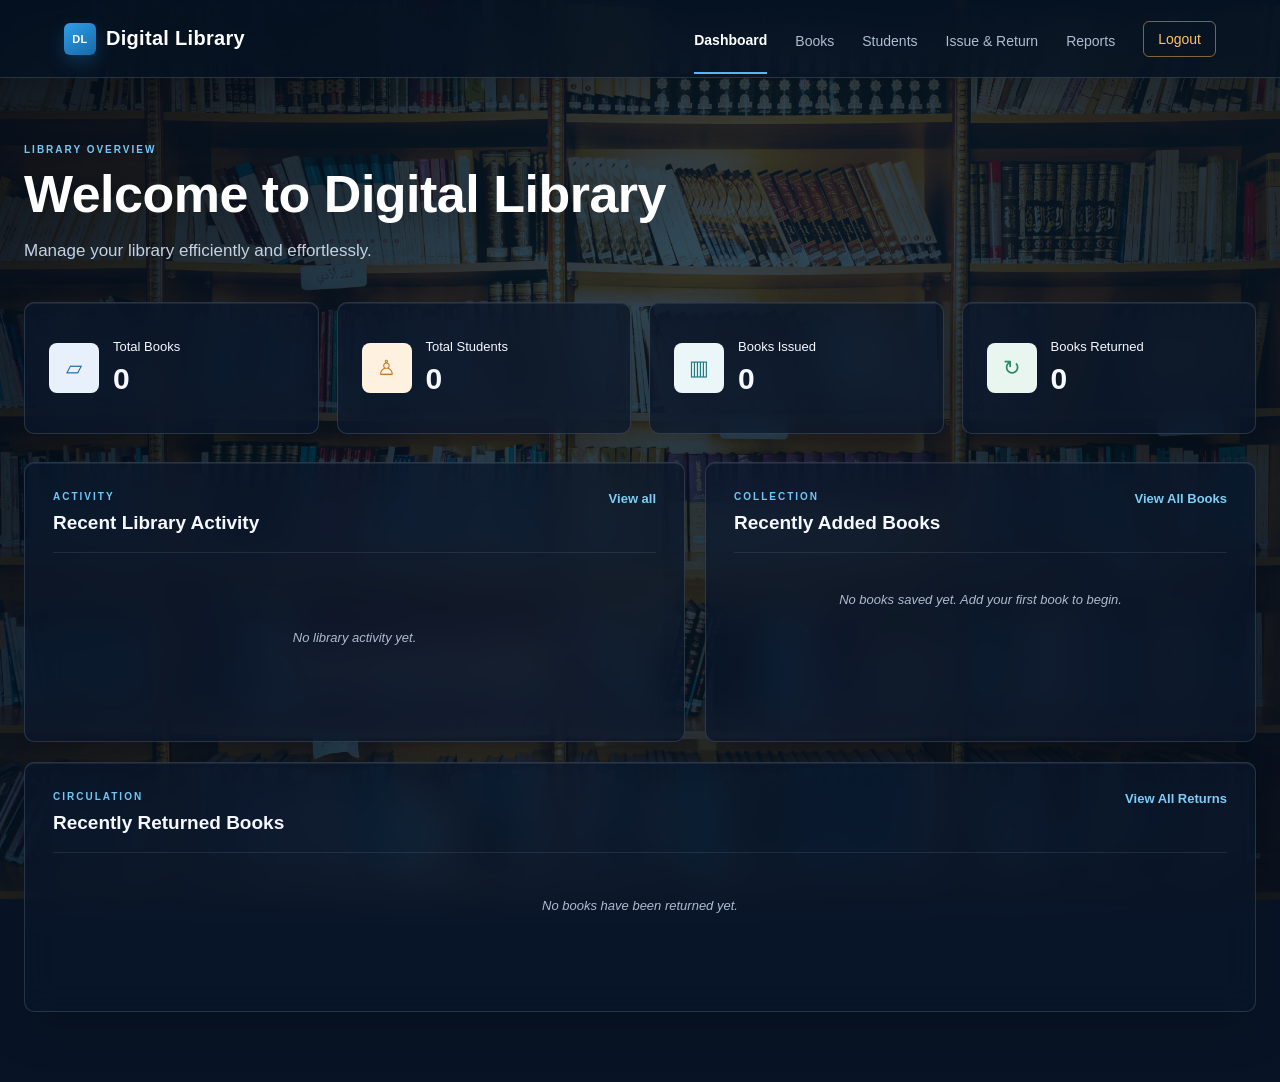
<file: dashboard/dashboard.html>
<!DOCTYPE html>
<html lang="en">
<head>
    <meta charset="UTF-8">
    <meta name="viewport" content="width=device-width, initial-scale=1.0">
    <title>Dashboard | Digital Library</title>
    <link rel="stylesheet" href="dashboard.css">
    <link rel="stylesheet" href="../issuse/module.css">
</head>
<body class="dashboard-page">
    <header class="topbar">
        <a class="brand" href="dashboard.html"><span class="book-mark" aria-hidden="true">DL</span>Digital Library</a>
        <nav class="nav-links" aria-label="Main navigation">
            <a class="active" href="dashboard.html">Dashboard</a>
            <a href="../book/books.html">Books</a>
            <a href="../student/students.html">Students</a>
            <a href="../issuse/issues.html">Issue &amp; Return</a>
            <a href="../book/books.html#reports">Reports</a>
            <a class="logout" href="../login/login.html">Logout</a>
        </nav>
    </header>

    <main class="page-shell dashboard-shell">
        <section class="welcome-section">
            <p class="eyebrow">LIBRARY OVERVIEW</p>
            <h1>Welcome to Digital Library</h1>
            <p class="welcome-copy">Manage your library efficiently and effortlessly.</p>
        </section>

        <section class="stats-grid" aria-label="Library statistics">
            <article class="stat-card">
                <span class="stat-icon stat-icon-books" aria-hidden="true">▱</span>
                <div>
                    <p>Total Books</p>
                    <strong id="totalBooks">0</strong>
                </div>
            </article>
            <article class="stat-card">
                <span class="stat-icon stat-icon-students" aria-hidden="true">♙</span>
                <div>
                    <p>Total Students</p>
                    <strong id="totalStudents">0</strong>
                </div>
            </article>
            <article class="stat-card">
                <span class="stat-icon stat-icon-issued" aria-hidden="true">▥</span>
                <div>
                    <p>Books Issued</p>
                    <strong id="issuedBooks">0</strong>
                </div>
            </article>
            <article class="stat-card">
                <span class="stat-icon stat-icon-returned" aria-hidden="true">↻</span>
                <div>
                    <p>Books Returned</p>
                    <strong id="returnedBooks">0</strong>
                </div>
            </article>
        </section>

        <section class="dashboard-grid">
            <article class="panel" id="issues">
                <div class="panel-heading">
                    <div>
                        <p class="eyebrow">ACTIVITY</p>
                        <h2>Recent Library Activity</h2>
                    </div>
                    <a href="../issuse/issues.html">View all</a>
                </div>
                <ul class="activity-list" id="activityList"></ul>
            </article>

            <article class="panel" id="books">
                <div class="panel-heading">
                    <div>
                        <p class="eyebrow">COLLECTION</p>
                        <h2>Recently Added Books</h2>
                    </div>
                    <a href="../book/books.html">View All Books</a>
                </div>
                <ul class="book-list" id="recentBooks"></ul>
            </article>

            <article class="panel recent-returns-panel">
                <div class="panel-heading">
                    <div>
                        <p class="eyebrow">CIRCULATION</p>
                        <h2>Recently Returned Books</h2>
                    </div>
                    <a href="../issuse/issues.html">View All Returns</a>
                </div>
                <div class="return-list" id="recentReturns"></div>
            </article>
        </section>
    </main>
    <script src="../student/auth.js"></script>
    <script>requireAuth(); attachLogoutHandlers();</script>
    <script src="dashboard.js"></script>
</body>
</html>
</file>
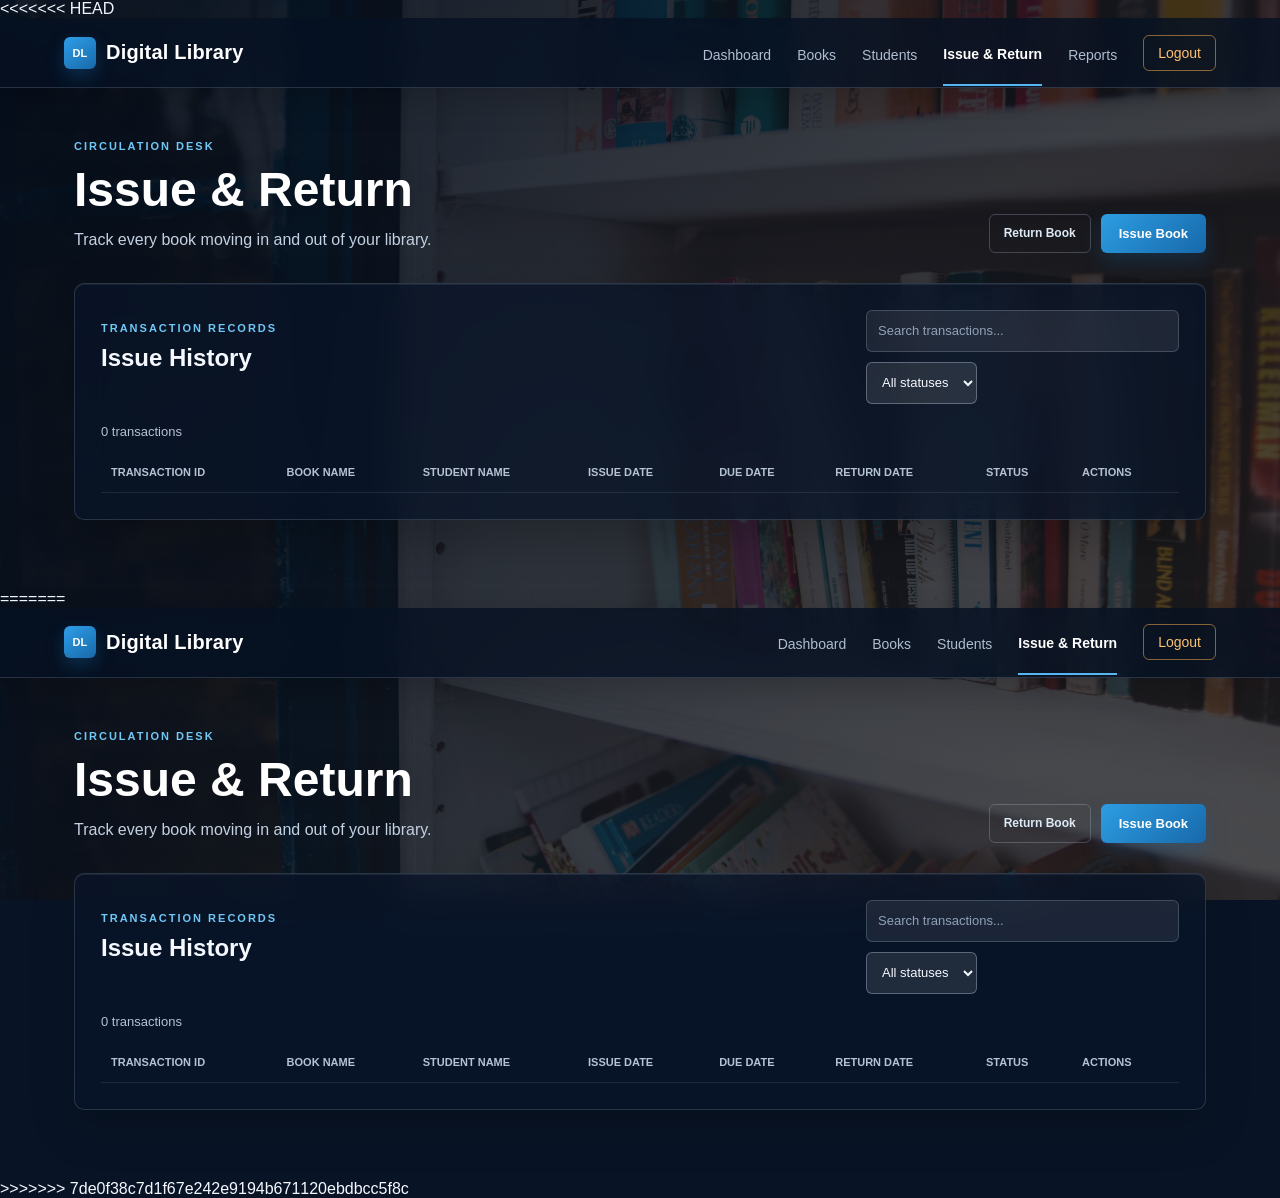
<file: issuse/issues.html>
<<<<<<< HEAD
<!DOCTYPE html>
<html lang="en">
<head>
    <meta charset="UTF-8">
    <meta name="viewport" content="width=device-width, initial-scale=1.0">
    <title>Issue &amp; Return | Digital Library</title>
    <link rel="stylesheet" href="../dashboard/dashboard.css">
    <link rel="stylesheet" href="module.css">
</head>
<body class="issues-page">
    <header class="topbar">
        <a class="brand" href="../dashboard/dashboard.html"><span class="book-mark" aria-hidden="true">DL</span>Digital Library</a>
        <nav class="nav-links" aria-label="Main navigation">
            <a href="../dashboard/dashboard.html">Dashboard</a>
            <a href="../book/books.html">Books</a>
            <a href="../student/students.html">Students</a>
            <a class="active" href="issues.html">Issue &amp; Return</a>
            <a href="../book/books.html#reports">Reports</a>
            <a class="logout" href="../login/login.html">Logout</a>
        </nav>
    </header>
    <main class="page-shell module-shell">
        <section class="module-heading">
            <div>
                <p class="eyebrow">CIRCULATION DESK</p>
                <h1>Issue &amp; Return</h1>
                <p class="welcome-copy">Track every book moving in and out of your library.</p>
            </div>
            <div class="action-group"><button class="secondary-button" id="showReturnFormButton" type="button">Return Book</button><button class="primary-button" id="showIssueFormButton" type="button">Issue Book</button></div>
        </section>
        <section class="panel form-panel" id="issueFormPanel" hidden>
            <div class="panel-heading"><div><p class="eyebrow">NEW TRANSACTION</p><h2>Issue Book</h2></div><button class="text-button" data-close-panel="issueFormPanel" type="button">Back to list</button></div>
            <form id="issueForm" novalidate>
                <div class="form-grid">
                    <label>Book<select id="issueBookId" name="bookId" required></select><small class="field-error" id="issueBookIdError"></small></label>
                    <label>Student<select id="issueStudentId" name="studentId" required></select><small class="field-error" id="issueStudentIdError"></small></label>
                    <label>Issue Date<input id="issueDate" name="issueDate" type="date" required><small class="field-error" id="issueDateError"></small></label>
                    <label>Due Date<input id="dueDate" name="dueDate" type="date" required><small class="field-error" id="dueDateError"></small></label>
                </div>
                <p class="form-message" id="issueMessage" role="alert" aria-live="polite"></p>
                <button class="primary-button" type="submit">Confirm Issue</button>
            </form>
        </section>
        <section class="panel form-panel" id="returnFormPanel" hidden>
            <div class="panel-heading"><div><p class="eyebrow">CIRCULATION UPDATE</p><h2>Return Book</h2></div><button class="text-button" data-close-panel="returnFormPanel" type="button">Back to list</button></div>
            <form id="returnForm" novalidate>
                <div class="form-grid"><label class="full-width">Issued Book<select id="returnTransactionId" name="transactionId" required></select><small class="field-error" id="returnTransactionIdError"></small></label><label>Return Date<input id="returnDate" name="returnDate" type="date" required><small class="field-error" id="returnDateError"></small></label></div>
                <p class="form-message" id="returnMessage" role="alert" aria-live="polite"></p>
                <button class="primary-button" type="submit">Confirm Return</button>
            </form>
        </section>
        <section class="panel">
            <div class="module-toolbar">
                <div><p class="eyebrow">TRANSACTION RECORDS</p><h2>Issue History</h2></div>
                <div class="action-group"><input class="search-input" id="issueSearch" type="search" maxlength="50" placeholder="Search transactions..." aria-label="Search transactions"><select class="filter-select" id="statusFilter" aria-label="Filter by status"><option value="all">All statuses</option><option value="issued">Issued</option><option value="returned">Returned</option><option value="overdue">Overdue</option></select></div>
            </div>
            <p class="record-count" id="transactionCount">0 transactions</p>
            <div class="table-wrap"><table class="module-table"><thead><tr><th>Transaction ID</th><th>Book Name</th><th>Student Name</th><th>Issue Date</th><th>Due Date</th><th>Return Date</th><th>Status</th><th>Actions</th></tr></thead><tbody id="transactionTableBody"></tbody></table></div>
        </section>
    </main>
    <script src="../student/auth.js"></script>
    <script>requireAdmin(); attachLogoutHandlers();</script>
    <script src="issues.js"></script>
</body>
</html>
=======
<!DOCTYPE html>
<html lang="en">
<head>
    <meta charset="UTF-8">
    <meta name="viewport" content="width=device-width, initial-scale=1.0">
    <title>Issue &amp; Return | Digital Library</title>
    <link rel="stylesheet" href="../dashboard/dashboard.css">
    <link rel="stylesheet" href="module.css">
</head>
<body class="issues-page">
    <header class="topbar">
        <a class="brand" href="../dashboard/dashboard.html"><span class="book-mark" aria-hidden="true">DL</span>Digital Library</a>
        <nav class="nav-links" aria-label="Main navigation">
            <a href="../dashboard/dashboard.html">Dashboard</a>
            <a href="../book/books.html">Books</a>
            <a href="../student/students.html">Students</a>
            <a class="active" href="issues.html">Issue &amp; Return</a>
            <a class="logout" href="../login/login.html">Logout</a>
        </nav>
    </header>
    <main class="page-shell module-shell">
        <section class="module-heading">
            <div>
                <p class="eyebrow">CIRCULATION DESK</p>
                <h1>Issue &amp; Return</h1>
                <p class="welcome-copy">Track every book moving in and out of your library.</p>
            </div>
            <div class="action-group"><button class="secondary-button" id="showReturnFormButton" type="button">Return Book</button><button class="primary-button" id="showIssueFormButton" type="button">Issue Book</button></div>
        </section>
        <section class="panel form-panel" id="issueFormPanel" hidden>
            <div class="panel-heading"><div><p class="eyebrow">NEW TRANSACTION</p><h2>Issue Book</h2></div><button class="text-button" data-close-panel="issueFormPanel" type="button">Back to list</button></div>
            <form id="issueForm" novalidate>
                <div class="form-grid">
                    <label>Book<select id="issueBookId" name="bookId" required></select><small class="field-error" id="issueBookIdError"></small></label>
                    <label>Student<select id="issueStudentId" name="studentId" required></select><small class="field-error" id="issueStudentIdError"></small></label>
                    <label>Issue Date<input id="issueDate" name="issueDate" type="date" required><small class="field-error" id="issueDateError"></small></label>
                    <label>Due Date<input id="dueDate" name="dueDate" type="date" required><small class="field-error" id="dueDateError"></small></label>
                </div>
                <p class="form-message" id="issueMessage" role="alert" aria-live="polite"></p>
                <button class="primary-button" type="submit">Confirm Issue</button>
            </form>
        </section>
        <section class="panel form-panel" id="returnFormPanel" hidden>
            <div class="panel-heading"><div><p class="eyebrow">CIRCULATION UPDATE</p><h2>Return Book</h2></div><button class="text-button" data-close-panel="returnFormPanel" type="button">Back to list</button></div>
            <form id="returnForm" novalidate>
                <div class="form-grid"><label class="full-width">Issued Book<select id="returnTransactionId" name="transactionId" required></select><small class="field-error" id="returnTransactionIdError"></small></label><label>Return Date<input id="returnDate" name="returnDate" type="date" required><small class="field-error" id="returnDateError"></small></label></div>
                <p class="form-message" id="returnMessage" role="alert" aria-live="polite"></p>
                <button class="primary-button" type="submit">Confirm Return</button>
            </form>
        </section>
        <section class="panel">
            <div class="module-toolbar">
                <div><p class="eyebrow">TRANSACTION RECORDS</p><h2>Issue History</h2></div>
                <div class="action-group"><input class="search-input" id="issueSearch" type="search" maxlength="50" placeholder="Search transactions..." aria-label="Search transactions"><select class="filter-select" id="statusFilter" aria-label="Filter by status"><option value="all">All statuses</option><option value="issued">Issued</option><option value="returned">Returned</option><option value="overdue">Overdue</option></select></div>
            </div>
            <p class="record-count" id="transactionCount">0 transactions</p>
            <div class="table-wrap"><table class="module-table"><thead><tr><th>Transaction ID</th><th>Book Name</th><th>Student Name</th><th>Issue Date</th><th>Due Date</th><th>Return Date</th><th>Status</th><th>Actions</th></tr></thead><tbody id="transactionTableBody"></tbody></table></div>
        </section>
    </main>
    <script src="../student/auth.js"></script>
    <script>requireAdmin(); attachLogoutHandlers();</script>
    <script src="issues.js"></script>
</body>
</html>
>>>>>>> 7de0f38c7d1f67e242e9194b671120ebdbcc5f8c
</file>
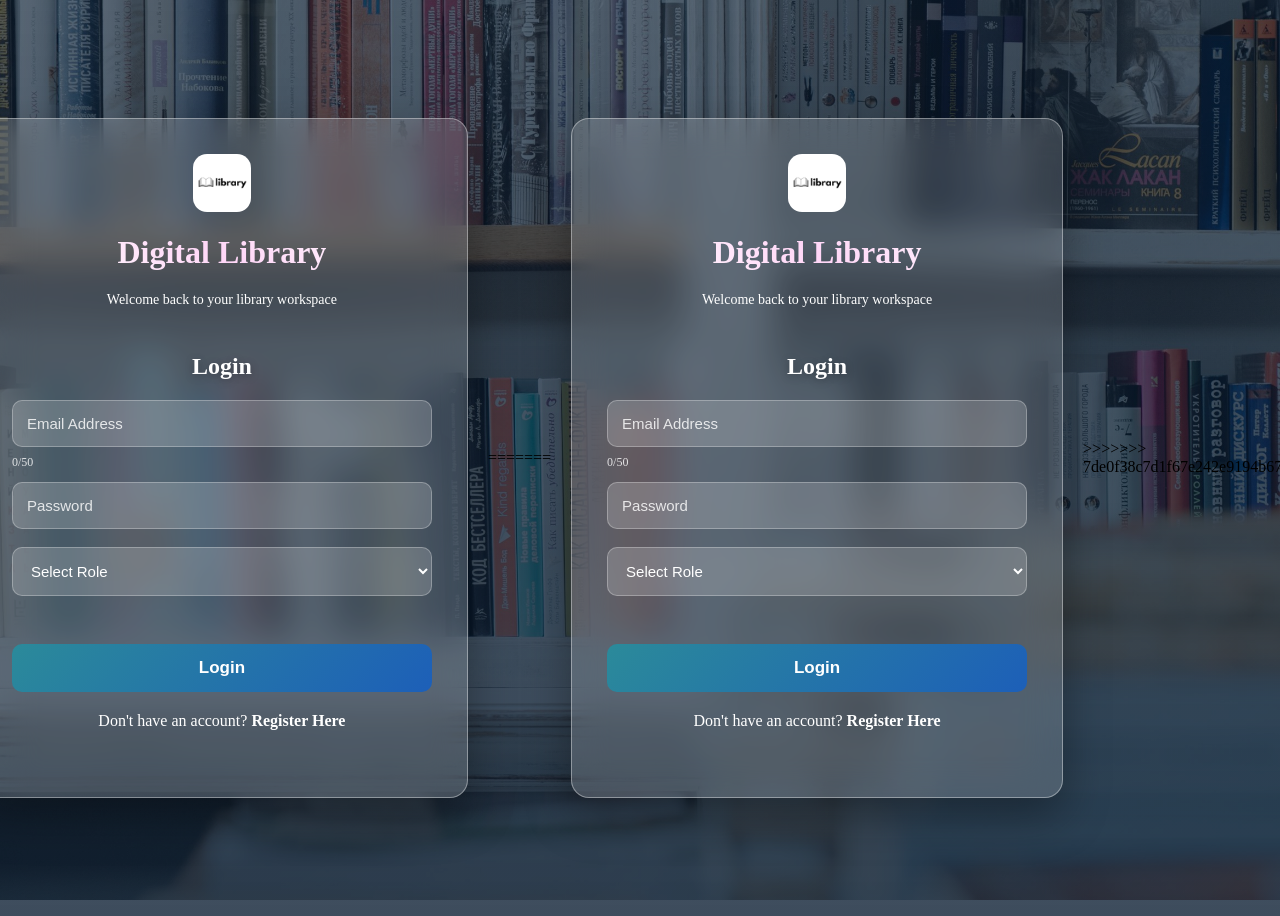
<file: login/login.html>
<<<<<<< HEAD
<!DOCTYPE html>
<html lang="en">
<head>
    <meta charset="UTF-8">
    <meta name="viewport" content="width=device-width, initial-scale=1.0">
    <title>Login | Digital Library</title>

    <link rel="stylesheet" href="login.css">
</head>

<body class="login-page">

<main class="container">

    <div class="card">

        <div class="logo">
            <img src="../images/images.png" alt="Digital Library logo">
            <h1>Digital Library</h1>
            <p>Welcome back to your library workspace</p>
        </div>

        <form id="loginForm">

            <h2>Login</h2>

            <input
                type="email"
                id="loginEmail"
                placeholder="Email Address"
                maxlength="50"
                required
            >
            <small class="field-count" id="loginEmailCharacterCount">0/50</small>
            <small class="field-error" id="loginEmailError"></small>

            <input
                type="password"
                id="loginPassword"
                placeholder="Password"
                required
            >
            <small class="field-error" id="loginPasswordError"></small>

            <select id="loginRole" required>
                <option value="">Select Role</option>
                <option value="User">User</option>
                <option value="Admin">Admin</option>
            </select>
            <small class="field-error" id="loginRoleError"></small>

            <p class="form-message" id="loginMessage" role="alert" aria-live="polite"></p>

            <button type="submit" class="submitBtn">
                Login
            </button>

            <p class="register-link">
                Don't have an account?
                <a href="../register/register.html">Register Here</a>
            </p>

        </form>


    </div>

</main>
<script src="../student/auth.js"></script>
<script src="login.js"></script>

</body>
</html>

=======
<!DOCTYPE html>
<html lang="en">
<head>
    <meta charset="UTF-8">
    <meta name="viewport" content="width=device-width, initial-scale=1.0">
    <title>Login | Digital Library</title>

    <link rel="stylesheet" href="login.css">
</head>

<body class="login-page">

<main class="container">

    <div class="card">

        <div class="logo">
            <img src="../images/images.png" alt="Digital Library logo">
            <h1>Digital Library</h1>
            <p>Welcome back to your library workspace</p>
        </div>

        <form id="loginForm">

            <h2>Login</h2>

            <input
                type="email"
                id="loginEmail"
                placeholder="Email Address"
                maxlength="50"
                required
            >
            <small class="field-count" id="loginEmailCharacterCount">0/50</small>
            <small class="field-error" id="loginEmailError"></small>

            <input
                type="password"
                id="loginPassword"
                placeholder="Password"
                required
            >
            <small class="field-error" id="loginPasswordError"></small>

            <select id="loginRole" required>
                <option value="">Select Role</option>
                <option value="User">User</option>
                <option value="Admin">Admin</option>
            </select>
            <small class="field-error" id="loginRoleError"></small>

            <p class="form-message" id="loginMessage" role="alert" aria-live="polite"></p>

            <button type="submit" class="submitBtn">
                Login
            </button>

            <p class="register-link">
                Don't have an account?
                <a href="../register/register.html">Register Here</a>
            </p>

        </form>


    </div>

</main>
<script src="../student/auth.js"></script>
<script src="login.js"></script>

</body>
</html>

>>>>>>> 7de0f38c7d1f67e242e9194b671120ebdbcc5f8c
</file>
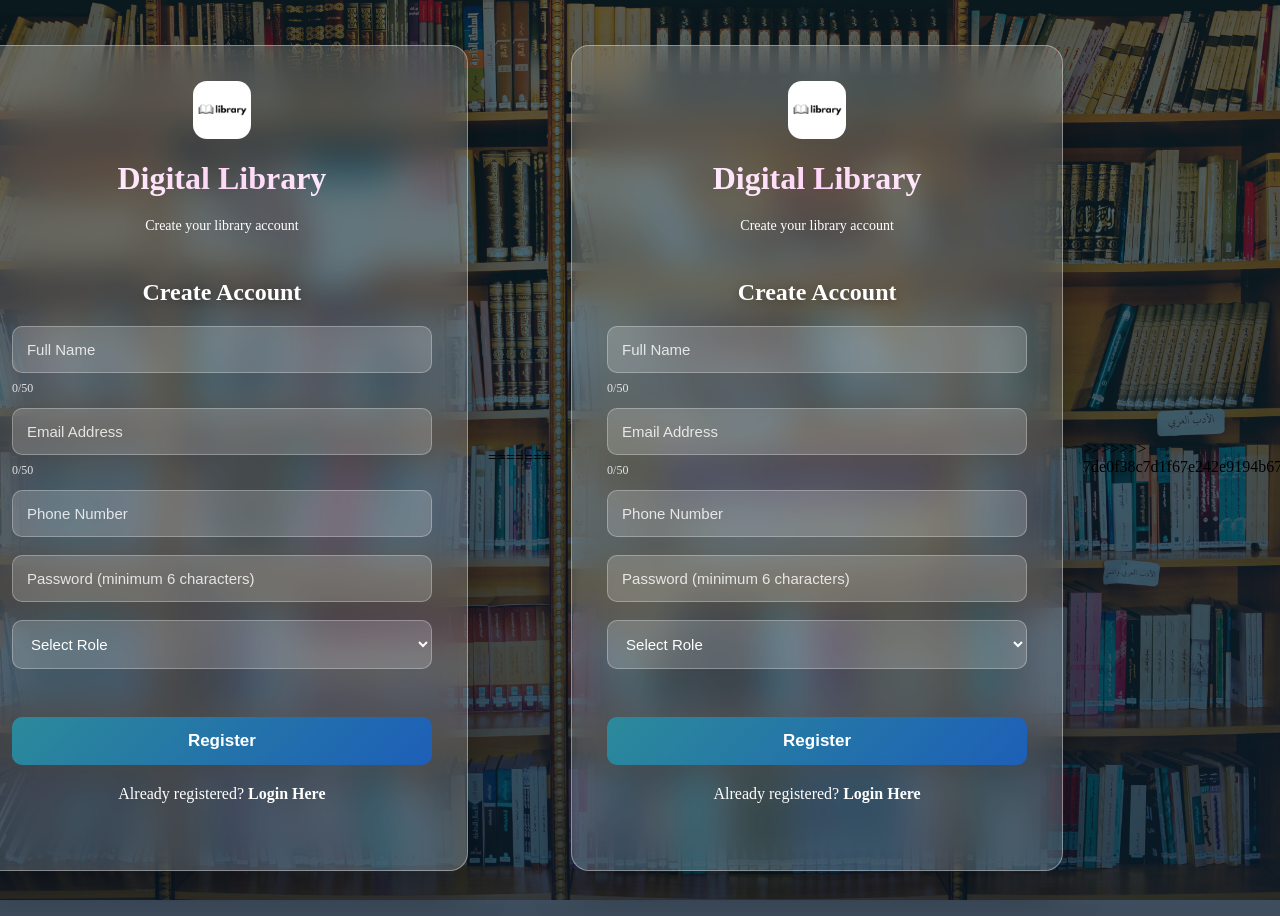
<file: register/register.html>
<<<<<<< HEAD
<!DOCTYPE html>
<html lang="en">
<head>
    <meta charset="UTF-8">
    <meta name="viewport" content="width=device-width, initial-scale=1.0">
    <title>Register | Digital Library</title>
    <link rel="stylesheet" href="../login/login.css">
</head>
<body class="register-page">
    <main class="container">
        <div class="card">
            <div class="logo">
                <img src="../images/images.png" alt="Digital Library logo">
                <h1>Digital Library</h1>
                <p>Create your library account</p>
            </div>
            <form id="registerForm" novalidate>
                <h2>Create Account</h2>
                <input type="text" id="registerName" placeholder="Full Name" maxlength="50" required>
                <small class="field-count" id="registerNameCharacterCount">0/50</small>
                <small class="field-error" id="registerNameError"></small>
                <input type="email" id="registerEmail" placeholder="Email Address" maxlength="50" required>
                <small class="field-count" id="registerEmailCharacterCount">0/50</small>
                <small class="field-error" id="registerEmailError"></small>
                <input type="tel" id="registerPhone" placeholder="Phone Number" maxlength="10" inputmode="numeric" required>
                <small class="field-error" id="registerPhoneError"></small>
                <input type="password" id="registerPassword" placeholder="Password (minimum 6 characters)" required>
                <small class="field-error" id="registerPasswordError"></small>
                <select id="registerRole" required>
                    <option value="">Select Role</option>
                    <option value="User">User</option>
                    <option value="Admin">Admin</option>
                </select>
                <small class="field-error" id="registerRoleError"></small>
                <p class="form-message" id="registerMessage" role="alert" aria-live="polite"></p>
                <button type="submit" class="submitBtn">Register</button>
                <p class="register-link">Already registered? <a href="../login/login.html">Login Here</a></p>
            </form>
        </div>
    </main>
    <script src="../student/auth.js"></script>
    <script src="register.js"></script>
</body>
=======
<!DOCTYPE html>
<html lang="en">
<head>
    <meta charset="UTF-8">
    <meta name="viewport" content="width=device-width, initial-scale=1.0">
    <title>Register | Digital Library</title>
    <link rel="stylesheet" href="../login/login.css">
</head>
<body class="register-page">
    <main class="container">
        <div class="card">
            <div class="logo">
                <img src="../images/images.png" alt="Digital Library logo">
                <h1>Digital Library</h1>
                <p>Create your library account</p>
            </div>
            <form id="registerForm" novalidate>
                <h2>Create Account</h2>
                <input type="text" id="registerName" placeholder="Full Name" maxlength="50" required>
                <small class="field-count" id="registerNameCharacterCount">0/50</small>
                <small class="field-error" id="registerNameError"></small>
                <input type="email" id="registerEmail" placeholder="Email Address" maxlength="50" required>
                <small class="field-count" id="registerEmailCharacterCount">0/50</small>
                <small class="field-error" id="registerEmailError"></small>
                <input type="tel" id="registerPhone" placeholder="Phone Number" maxlength="10" inputmode="numeric" required>
                <small class="field-error" id="registerPhoneError"></small>
                <input type="password" id="registerPassword" placeholder="Password (minimum 6 characters)" required>
                <small class="field-error" id="registerPasswordError"></small>
                <select id="registerRole" required>
                    <option value="">Select Role</option>
                    <option value="User">User</option>
                    <option value="Admin">Admin</option>
                </select>
                <small class="field-error" id="registerRoleError"></small>
                <p class="form-message" id="registerMessage" role="alert" aria-live="polite"></p>
                <button type="submit" class="submitBtn">Register</button>
                <p class="register-link">Already registered? <a href="../login/login.html">Login Here</a></p>
            </form>
        </div>
    </main>
    <script src="../student/auth.js"></script>
    <script src="register.js"></script>
</body>
>>>>>>> 7de0f38c7d1f67e242e9194b671120ebdbcc5f8c
</html>
</file>
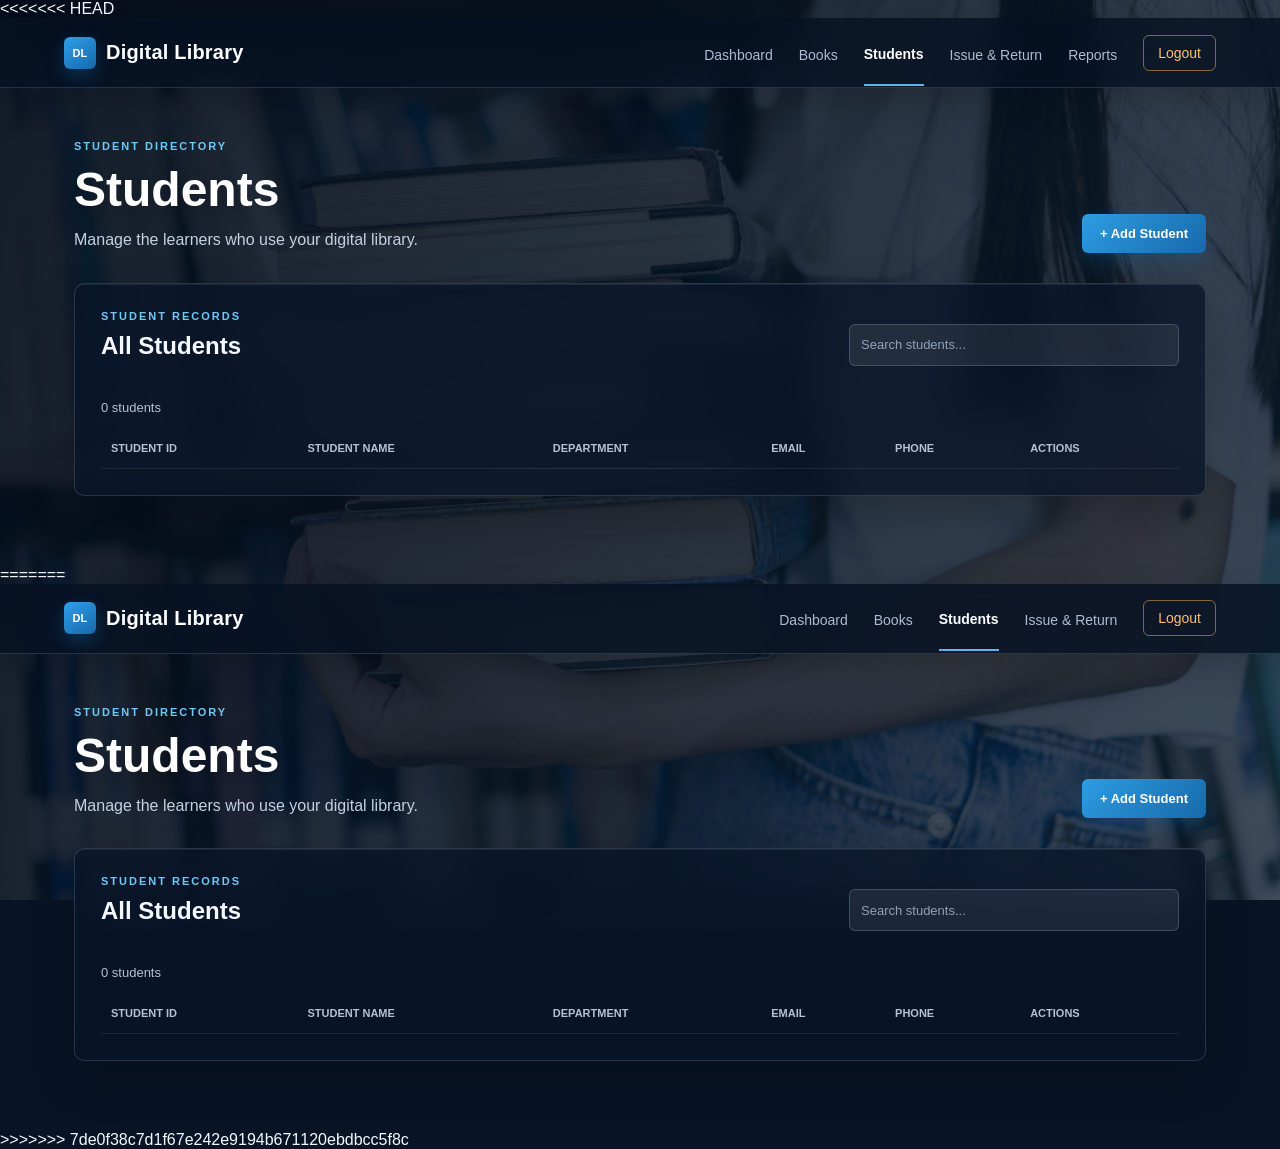
<file: student/students.html>
<<<<<<< HEAD
<!DOCTYPE html>
<html lang="en">
<head>
    <meta charset="UTF-8">
    <meta name="viewport" content="width=device-width, initial-scale=1.0">
    <title>Students | Digital Library</title>
    <link rel="stylesheet" href="../dashboard/dashboard.css">
    <link rel="stylesheet" href="../issuse/module.css">
</head>
<body class="students-page">
    <header class="topbar">
        <a class="brand" href="../dashboard/dashboard.html"><span class="book-mark" aria-hidden="true">DL</span>Digital Library</a>
        <nav class="nav-links" aria-label="Main navigation">
            <a href="../dashboard/dashboard.html">Dashboard</a>
            <a href="../book/books.html">Books</a>
            <a class="active" href="students.html">Students</a>
            <a href="../issuse/issues.html">Issue &amp; Return</a>
            <a href="../book/books.html#reports">Reports</a>
            <a class="logout" href="../login/login.html">Logout</a>
        </nav>
    </header>
    <main class="page-shell module-shell">
        <section class="module-heading">
            <div>
                <p class="eyebrow">STUDENT DIRECTORY</p>
                <h1>Students</h1>
                <p class="welcome-copy">Manage the learners who use your digital library.</p>
            </div>
            <button class="primary-button" id="showStudentFormButton" type="button">+ Add Student</button>
        </section>
        <section class="panel form-panel" id="studentFormPanel" hidden>
            <div class="panel-heading">
                <div><p class="eyebrow">NEW RECORD</p><h2 id="studentFormTitle">Add Student</h2></div>
                <button class="text-button" id="cancelStudentButton" type="button">Back to list</button>
            </div>
            <form id="studentForm" novalidate>
                <div class="form-grid">
                    <label>Student ID<input id="studentId" name="studentId" type="tel" maxlength="15" required><small class="field-error" id="studentIdError"></small></label>
                    <label>Student Name<input id="studentName" name="studentName" type="text" maxlength="50" required><small class="word-count" id="studentNameCharacterCount">0/50</small><small class="field-error" id="studentNameError"></small></label>
                    <label>Department<input id="department" name="department" type="text" maxlength="50" required><small class="word-count" id="departmentCharacterCount">0/50</small><small class="field-error" id="departmentError"></small></label>
                    <label>Email<input id="email" name="email" type="email" maxlength="50" required><small class="word-count" id="emailCharacterCount">0/50</small><small class="field-error" id="emailError"></small></label>
                    <label>Phone<input id="phone" name="phone" type="tel" maxlength="10" inputmode="numeric" required><small class="field-error" id="phoneError"></small></label>
                </div>
                <p class="form-message" id="studentMessage" role="alert" aria-live="polite"></p>
                <div class="form-actions"><button class="primary-button" type="submit">Save Student</button><button class="secondary-button" id="resetStudentButton" type="button">Clear</button></div>
            </form>
        </section>
        <section class="panel">
            <div class="module-toolbar">
                <div><p class="eyebrow">STUDENT RECORDS</p><h2>All Students</h2></div>
                <input class="search-input" id="studentSearch" type="search" placeholder="Search students..." aria-label="Search students">
            </div>
            <p class="record-count" id="studentCount">0 students</p>
            <div class="table-wrap">
                <table class="module-table">
                    <thead><tr><th>Student ID</th><th>Student Name</th><th>Department</th><th>Email</th><th>Phone</th><th>Actions</th></tr></thead>
                    <tbody id="studentTableBody"></tbody>
                </table>
            </div>
        </section>
    </main>
    <dialog class="dialog-card" id="studentDialog">
        <div class="panel-heading"><div><p class="eyebrow">STUDENT PROFILE</p><h2 id="dialogStudentName">Student details</h2></div><button class="text-button" id="closeStudentDialog" type="button">Close</button></div>
        <dl class="detail-list" id="studentDetails"></dl>
    </dialog>
    <script src="auth.js"></script>
    <script>requireAuth(); attachLogoutHandlers();</script>
    <script src="students.js"></script>
</body>
</html>
=======
<!DOCTYPE html>
<html lang="en">
<head>
    <meta charset="UTF-8">
    <meta name="viewport" content="width=device-width, initial-scale=1.0">
    <title>Students | Digital Library</title>
    <link rel="stylesheet" href="../dashboard/dashboard.css">
    <link rel="stylesheet" href="../issuse/module.css">
</head>
<body class="students-page">
    <header class="topbar">
        <a class="brand" href="../dashboard/dashboard.html"><span class="book-mark" aria-hidden="true">DL</span>Digital Library</a>
        <nav class="nav-links" aria-label="Main navigation">
            <a href="../dashboard/dashboard.html">Dashboard</a>
            <a href="../book/books.html">Books</a>
            <a class="active" href="students.html">Students</a>
            <a href="../issuse/issues.html">Issue &amp; Return</a>
            <a class="logout" href="../login/login.html">Logout</a>
        </nav>
    </header>
    <main class="page-shell module-shell">
        <section class="module-heading">
            <div>
                <p class="eyebrow">STUDENT DIRECTORY</p>
                <h1>Students</h1>
                <p class="welcome-copy">Manage the learners who use your digital library.</p>
            </div>
            <button class="primary-button" id="showStudentFormButton" type="button">+ Add Student</button>
        </section>
        <section class="panel form-panel" id="studentFormPanel" hidden>
            <div class="panel-heading">
                <div><p class="eyebrow">NEW RECORD</p><h2 id="studentFormTitle">Add Student</h2></div>
                <button class="text-button" id="cancelStudentButton" type="button">Back to list</button>
            </div>
            <form id="studentForm" novalidate>
                <div class="form-grid">
                    <label>Student ID<input id="studentId" name="studentId" type="tel" maxlength="15" required><small class="field-error" id="studentIdError"></small></label>
                    <label>Student Name<input id="studentName" name="studentName" type="text" maxlength="50" required><small class="word-count" id="studentNameCharacterCount">0/50</small><small class="field-error" id="studentNameError"></small></label>
                    <label>Department<input id="department" name="department" type="text" maxlength="50" required><small class="word-count" id="departmentCharacterCount">0/50</small><small class="field-error" id="departmentError"></small></label>
                    <label>Email<input id="email" name="email" type="email" maxlength="50" required><small class="word-count" id="emailCharacterCount">0/50</small><small class="field-error" id="emailError"></small></label>
                    <label>Phone<input id="phone" name="phone" type="tel" maxlength="10" inputmode="numeric" required><small class="field-error" id="phoneError"></small></label>
                </div>
                <p class="form-message" id="studentMessage" role="alert" aria-live="polite"></p>
                <div class="form-actions"><button class="primary-button" type="submit">Save Student</button><button class="secondary-button" id="resetStudentButton" type="button">Clear</button></div>
            </form>
        </section>
        <section class="panel">
            <div class="module-toolbar">
                <div><p class="eyebrow">STUDENT RECORDS</p><h2>All Students</h2></div>
                <input class="search-input" id="studentSearch" type="search" placeholder="Search students..." aria-label="Search students">
            </div>
            <p class="record-count" id="studentCount">0 students</p>
            <div class="table-wrap">
                <table class="module-table">
                    <thead><tr><th>Student ID</th><th>Student Name</th><th>Department</th><th>Email</th><th>Phone</th><th>Actions</th></tr></thead>
                    <tbody id="studentTableBody"></tbody>
                </table>
            </div>
        </section>
    </main>
    <dialog class="dialog-card" id="studentDialog">
        <div class="panel-heading"><div><p class="eyebrow">STUDENT PROFILE</p><h2 id="dialogStudentName">Student details</h2></div><button class="text-button" id="closeStudentDialog" type="button">Close</button></div>
        <dl class="detail-list" id="studentDetails"></dl>
    </dialog>
    <script src="auth.js"></script>
    <script>requireAuth(); attachLogoutHandlers();</script>
    <script src="students.js"></script>
</body>
</html>
>>>>>>> 7de0f38c7d1f67e242e9194b671120ebdbcc5f8c
</file>
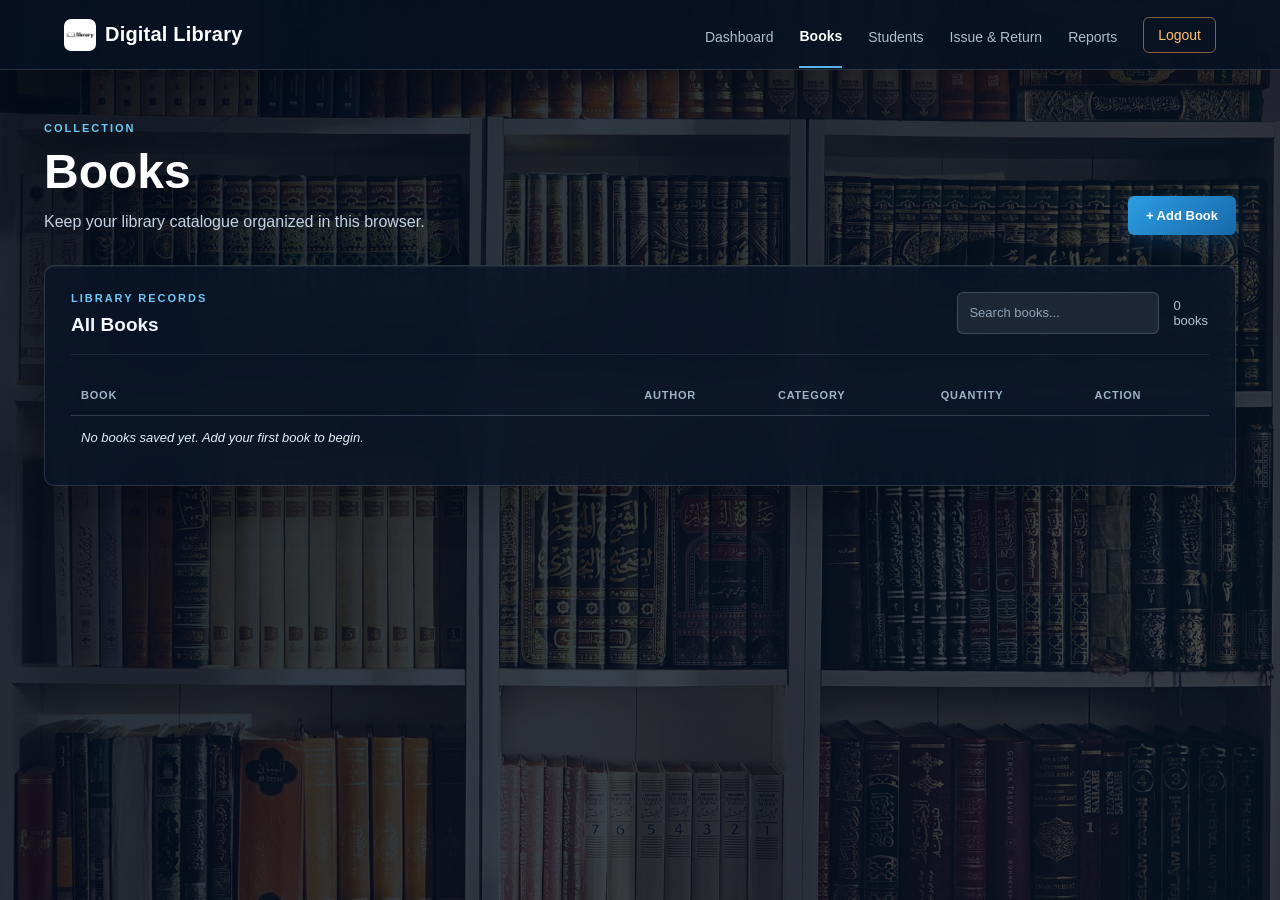
<file: images/book/books.html>
<!DOCTYPE html>
<html lang="en">
<head>
    <meta charset="UTF-8">
    <meta name="viewport" content="width=device-width, initial-scale=1.0">
    <title>Books | Digital Library</title>
    <link rel="stylesheet" href="../../dashboard/dashboard.css">
    <link rel="stylesheet" href="books.css">
    <link rel="stylesheet" href="../../issuse/module.css">
</head>
<body class="books-page">
    <header class="topbar">
        <a class="brand" href="../../dashboard/dashboard.html"><img src="../images.png" alt="Digital Library logo">Digital Library</a>
        <nav class="nav-links" aria-label="Main navigation">
            <a href="../../dashboard/dashboard.html">Dashboard</a>
            <a class="active" href="books.html">Books</a>
            <a href="../../student/students.html">Students</a>
            <a href="../../issuse/issues.html">Issue &amp; Return</a>
            <a href="../../book/books.html#reports">Reports</a>
            <a class="logout" href="../../login/login.html">Logout</a>
        </nav>
    </header>

    <main class="page-shell books-shell">
        <section class="books-heading">
            <div>
                <p class="eyebrow">COLLECTION</p>
                <h1>Books</h1>
                <p class="welcome-copy">Keep your library catalogue organized in this browser.</p>
            </div>
            <button class="primary-button" id="showAddBookButton" type="button">+ Add Book</button>
        </section>

        <section class="panel add-book-panel" id="addBookPanel" hidden>
            <div class="panel-heading">
                <div>
                    <p class="eyebrow">NEW RECORD</p>
                    <h2>Add Book</h2>
                </div>
                <button class="text-button" id="cancelAddBookButton" type="button">Back to list</button>
            </div>
            <form id="bookForm" novalidate>
                <div class="form-grid">
                    <label>Book ID<input id="bookId" name="bookId" type="text" maxlength="50" required><small class="word-count" id="bookIdCharacterCount">0/50</small><small class="field-error" id="bookIdError"></small></label>
                    <label>Book Name<input id="bookName" name="bookName" type="text" maxlength="50" required><small class="word-count" id="bookNameCharacterCount">0/50</small><small class="word-count" id="bookNameCount">0 / 20 words</small><small class="field-error" id="bookNameError"></small></label>
                    <label>Author<input id="author" name="author" type="text" maxlength="50" required><small class="word-count" id="authorCharacterCount">0/50</small><small class="word-count" id="authorCount">0 / 20 words</small><small class="field-error" id="authorError"></small></label>
                    <label>Category<input id="category" name="category" type="text" maxlength="50" required><small class="word-count" id="categoryCharacterCount">0/50</small><small class="field-error" id="categoryError"></small></label>
                    <label>Publisher<input id="publisher" name="publisher" type="text" maxlength="50" required><small class="word-count" id="publisherCharacterCount">0/50</small><small class="field-error" id="publisherError"></small></label>
                    <label>Year<input id="year" name="year" type="number" min="0" step="1" required><small class="field-error" id="yearError"></small></label>
                    <label>Quantity<input id="quantity" name="quantity" type="number" min="1" step="1" required><small class="field-error" id="quantityError"></small></label>
                </div>
                <p class="form-message" id="formMessage" role="alert" aria-live="polite"></p>
                <button class="primary-button" type="submit">Save Book</button>
            </form>
        </section>

        <section class="panel book-table-panel" id="bookListPanel">
            <div class="panel-heading">
                <div>
                    <p class="eyebrow">LIBRARY RECORDS</p>
                    <h2>All Books</h2>
                </div>
                <div class="book-toolbar">
                    <input class="search-input" id="bookSearch" type="search" placeholder="Search books..." aria-label="Search books">
                    <span class="book-count" id="bookCount">0 books</span>
                </div>
            </div>
            <div class="table-wrap">
                <table>
                    <thead>
                        <tr>
                            <th>Book</th>
                            <th>Author</th>
                            <th>Category</th>
                            <th>Quantity</th>
                            <th>Action</th>
                        </tr>
                    </thead>
                    <tbody id="bookTableBody"></tbody>
                </table>
            </div>
        </section>
    </main>
    <script src="../../student/auth.js"></script>
    <script>requireAuth(); attachLogoutHandlers();</script>
    <script src="books.js"></script>
</body>
</html>
</file>
<file: dashboard/dashboard.css>
* {
    box-sizing: border-box;
}

:root {
    --navy: #123b5d;
    --blue: #1769aa;
    --green: #2d8a68;
    --mint: #e8f6ef;
    --page: #f6faf8;
    --line: #dce9e3;
    --text: #183247;
    --muted: #6a7c88;
}

body {
    margin: 0;
    background: linear-gradient(rgba(246, 250, 248, 0.86), rgba(246, 250, 248, 0.9)), url("../images/pexels-allaontheloose-8460453.jpg") center / cover fixed;
    color: var(--text);
    font-family: "Poppins", Arial, sans-serif;
    min-height: 100vh;
}

a {
    color: inherit;
    text-decoration: none;
}

.topbar {
    align-items: center;
    background: #ffffff;
    border-bottom: 1px solid var(--line);
    display: flex;
    justify-content: space-between;
    min-height: 70px;
    padding: 0 5vw;
}

.brand {
    align-items: center;
    color: var(--navy);
    display: flex;
    font-size: 20px;
    font-weight: 700;
    letter-spacing: 0.2px;
}

.brand img {
    border-radius: 7px;
    height: 32px;
    margin-right: 9px;
    object-fit: cover;
    width: 32px;
}

.nav-links {
    align-items: center;
    display: flex;
    gap: 26px;
}

.nav-links a {
    color: var(--muted);
    font-size: 14px;
    padding: 26px 0 22px;
    transition: color 0.2s ease;
}

.nav-links a:hover,
.nav-links a.active {
    color: var(--blue);
}

.nav-links a.active {
    border-bottom: 2px solid var(--blue);
    font-weight: 700;
}

.nav-links .logout {
    border: 1px solid #c8dbe7;
    border-radius: 6px;
    color: var(--blue);
    padding: 9px 14px;
}

.page-shell {
    margin: 0 auto;
    max-width: 1180px;
    padding: 52px 24px 70px;
}

.welcome-section {
    margin-bottom: 32px;
}

.eyebrow {
    color: var(--green);
    font-size: 11px;
    font-weight: 700;
    letter-spacing: 1.4px;
    margin: 0 0 10px;
}

h1,
h2,
p {
    margin-top: 0;
}

h1 {
    color: var(--navy);
    font-size: clamp(28px, 4vw, 40px);
    letter-spacing: 0;
    line-height: 1.15;
    margin-bottom: 12px;
}

.welcome-copy {
    color: var(--muted);
    font-size: 16px;
    line-height: 1.6;
    margin-bottom: 0;
}

.stats-grid {
    display: grid;
    gap: 16px;
    grid-template-columns: repeat(4, 1fr);
    margin-bottom: 32px;
}

.stat-card,
.panel {
    background: #ffffff;
    border: 1px solid var(--line);
    border-radius: 10px;
    box-shadow: 0 4px 14px rgba(24, 50, 71, 0.05);
}

.dashboard-shell .stat-card,
.dashboard-shell .panel {
    -webkit-backdrop-filter: blur(8px);
    backdrop-filter: blur(8px);
    background: rgba(255, 255, 255, 0.9);
}

.stat-card {
    align-items: center;
    display: flex;
    gap: 14px;
    min-height: 122px;
    padding: 22px;
    transition: box-shadow 0.2s ease, transform 0.2s ease;
}

.stat-card:hover,
.panel:hover {
    box-shadow: 0 8px 20px rgba(24, 50, 71, 0.09);
}

.stat-card:hover {
    transform: translateY(-2px);
}

.stat-icon {
    align-items: center;
    background: var(--mint);
    border-radius: 8px;
    display: flex;
    font-size: 22px;
    height: 46px;
    justify-content: center;
    width: 46px;
}

.stat-icon-books { background: #e8f1fb; color: var(--blue); }
.stat-icon-students { background: #fff1df; color: #c57620; }
.stat-icon-issued { background: #eaf6f7; color: #207b83; }
.stat-icon-returned { background: var(--mint); color: var(--green); }

.stat-card p {
    color: var(--muted);
    font-size: 13px;
    margin-bottom: 8px;
}

.stat-card strong {
    color: var(--navy);
    font-size: 26px;
}

.content-grid {
    display: grid;
    gap: 20px;
    grid-template-columns: 1.2fr 1fr;
}

.dashboard-grid {
    display: grid;
    gap: 20px;
    grid-template-columns: 1.2fr 1fr;
}

.dashboard-grid .recent-returns-panel {
    grid-column: 1 / -1;
}

.panel {
    min-width: 0;
    padding: 26px;
}

.panel-heading {
    align-items: flex-start;
    display: flex;
    justify-content: space-between;
    margin-bottom: 20px;
}

.panel-heading h2 {
    color: var(--navy);
    font-size: 19px;
    margin-bottom: 0;
}

.panel-heading a {
    color: var(--blue);
    font-size: 13px;
    font-weight: 700;
}

table {
    border-collapse: collapse;
    width: 100%;
}

th,
td {
    border-bottom: 1px solid #edf2ef;
    padding: 13px 8px;
    text-align: left;
}

th {
    color: var(--muted);
    font-size: 11px;
    font-weight: 700;
    text-transform: uppercase;
}

td {
    color: var(--text);
    font-size: 13px;
}

.empty-state {
    color: var(--muted);
    font-size: 13px;
    font-style: italic;
    text-align: center;
}

tbody tr:last-child td {
    border-bottom: 0;
}

.table-wrap {
    overflow-x: auto;
}

.book-list {
    list-style: none;
    margin: 0;
    padding: 0;
}

.book-list li {
    align-items: center;
    border-bottom: 1px solid #edf2ef;
    display: flex;
    gap: 14px;
    min-height: 66px;
}

.book-list li:last-child {
    border-bottom: 0;
}

.book-list li.empty-state {
    justify-content: center;
    min-height: 132px;
}

.activity-list,
.return-list {
    list-style: none;
    margin: 0;
    padding: 0;
}

.activity-list li {
    align-items: center;
    border-bottom: 1px solid #edf2ef;
    display: flex;
    gap: 12px;
    min-height: 55px;
}

.activity-list li:last-child,
.return-item:last-child {
    border-bottom: 0;
}

.activity-list li.empty-state {
    justify-content: center;
    min-height: 150px;
}

.dashboard-icon {
    align-items: center;
    background: #e8f1fb;
    border-radius: 7px;
    color: var(--blue);
    display: inline-flex;
    flex: 0 0 34px;
    font-size: 18px;
    height: 34px;
    justify-content: center;
}

.activity-icon { background: #fff1df; color: #c57620; }

.activity-list strong,
.activity-list small,
.return-item strong,
.return-item small {
    display: block;
}

.activity-list strong,
.return-item strong {
    color: var(--text);
    font-size: 12px;
    line-height: 1.4;
}

.activity-list small,
.return-item small {
    color: var(--muted);
    font-size: 11px;
    margin-top: 3px;
}

.return-item {
    align-items: center;
    border-bottom: 1px solid #edf2ef;
    display: flex;
    justify-content: space-between;
    min-height: 70px;
}

.return-list .empty-state {
    min-height: 120px;
    padding-top: 35px;
}

.book-mark {
    align-items: center;
    background: var(--mint);
    border-radius: 6px;
    color: var(--green);
    display: flex;
    font-size: 11px;
    font-weight: 700;
    height: 32px;
    justify-content: center;
    width: 32px;
}

.book-list strong,
.book-list small {
    display: block;
}

.book-list strong {
    color: var(--text);
    font-size: 13px;
    line-height: 1.4;
}

.book-list small {
    color: var(--muted);
    font-size: 12px;
    margin-top: 4px;
}

@media (max-width: 900px) {
    .topbar {
        align-items: flex-start;
        flex-direction: column;
        gap: 4px;
        padding: 18px 24px 0;
    }

    .nav-links {
        gap: 18px;
        max-width: 100%;
        overflow-x: auto;
        width: 100%;
    }

    .nav-links a {
        padding: 12px 0 14px;
        white-space: nowrap;
    }

    .stats-grid {
        grid-template-columns: repeat(2, 1fr);
    }
}

@media (max-width: 650px) {
    .page-shell {
        padding: 36px 16px 50px;
    }

    .content-grid,
    .dashboard-grid {
        grid-template-columns: 1fr;
    }

    .panel {
        padding: 20px;
    }

    .stat-card {
        padding: 16px;
    }

    .stat-card strong {
        font-size: 22px;
    }
}

@media (max-width: 420px) {
    .stats-grid {
        grid-template-columns: 1fr;
    }
}

/* Premium dashboard presentation */
.dashboard-page {
    --dashboard-ink: #f5f8ff;
    --dashboard-muted: #aebbd0;
    --dashboard-line: rgba(196, 217, 243, 0.16);
    --dashboard-glass: rgba(9, 22, 42, 0.72);
    background-color: #081426;
    background-image:
        linear-gradient(115deg, rgba(4, 14, 29, 0.9), rgba(7, 29, 53, 0.72) 48%, rgba(6, 17, 34, 0.88)),
        url("../images/pexels-allaontheloose-8460453.jpg");
    background-position: center;
    background-size: cover;
    background-attachment: fixed;
    color: var(--dashboard-ink);
    isolation: isolate;
    position: relative;
}

.dashboard-page::before {
    background: rgba(2, 10, 22, 0.2);
    content: "";
    inset: 0;
    pointer-events: none;
    position: fixed;
    z-index: -1;
}

.dashboard-page .topbar {
    -webkit-backdrop-filter: blur(18px);
    backdrop-filter: blur(18px);
    background: rgba(5, 17, 34, 0.78);
    border-bottom: 1px solid rgba(204, 225, 248, 0.16);
    box-shadow: 0 12px 32px rgba(0, 0, 0, 0.18);
    min-height: 78px;
    position: relative;
    z-index: 2;
}

.dashboard-page .brand {
    color: #ffffff;
    letter-spacing: 0.3px;
}

.dashboard-page .book-mark {
    background: linear-gradient(145deg, #2f9ee8, #1769aa);
    box-shadow: 0 7px 18px rgba(24, 128, 204, 0.28);
    color: #ffffff;
    margin-right: 10px;
}

.dashboard-page .nav-links {
    gap: 28px;
}

.dashboard-page .nav-links a {
    color: #afbdd0;
    padding: 29px 0 24px;
}

.dashboard-page .nav-links a:hover,
.dashboard-page .nav-links a.active {
    color: #ffffff;
}

.dashboard-page .nav-links a.active {
    border-bottom-color: #55b6f2;
}

.dashboard-page .nav-links .logout {
    border-color: rgba(255, 181, 84, 0.5);
    color: #ffc16d;
    padding: 9px 14px;
}

.dashboard-page .page-shell {
    max-width: 1280px;
    padding-top: 66px;
    position: relative;
    z-index: 1;
}

.dashboard-page .welcome-section {
    margin-bottom: 38px;
    max-width: 680px;
}

.dashboard-page .eyebrow {
    color: #70c8f7;
    font-size: 10px;
    letter-spacing: 2px;
}

.dashboard-page h1 {
    color: #ffffff;
    font-size: clamp(32px, 5vw, 52px);
    letter-spacing: -0.5px;
    text-shadow: 0 8px 30px rgba(0, 0, 0, 0.25);
}

.dashboard-page .welcome-copy {
    color: #c4d1e2;
    font-size: 17px;
}

.dashboard-page .stats-grid {
    gap: 18px;
    margin-bottom: 28px;
}

.dashboard-page .stat-card,
.dashboard-page .panel {
    -webkit-backdrop-filter: blur(18px);
    backdrop-filter: blur(18px);
    background: var(--dashboard-glass);
    border: 1px solid var(--dashboard-line);
    box-shadow: 0 18px 44px rgba(0, 0, 0, 0.2), inset 0 1px 0 rgba(255, 255, 255, 0.07);
}

.dashboard-page .stat-card {
    min-height: 132px;
    padding: 24px;
}

.dashboard-page .stat-card:hover,
.dashboard-page .panel:hover {
    border-color: rgba(110, 193, 239, 0.34);
    box-shadow: 0 22px 46px rgba(0, 0, 0, 0.26), inset 0 1px 0 rgba(255, 255, 255, 0.1);
}

.dashboard-page .stat-icon {
    border: 1px solid rgba(255, 255, 255, 0.14);
    font-size: 21px;
    height: 50px;
    width: 50px;
}

.dashboard-page .stat-card p,
.dashboard-page .stat-card strong,
.dashboard-page .panel-heading h2,
.dashboard-page .book-list strong,
.dashboard-page .activity-list strong,
.dashboard-page .return-item strong {
    color: var(--dashboard-ink);
}

.dashboard-page .stat-card strong {
    font-size: 30px;
}

.dashboard-page .panel {
    padding: 28px;
}

.dashboard-page .panel-heading {
    border-bottom: 1px solid rgba(196, 217, 243, 0.11);
    margin-bottom: 10px;
    padding-bottom: 18px;
}

.dashboard-page .panel-heading a {
    color: #7dcef6;
    transition: color 0.2s ease;
}

.dashboard-page .panel-heading a:hover {
    color: #ffc16d;
}

.dashboard-page .book-list li,
.dashboard-page .activity-list li,
.dashboard-page .return-item {
    border-bottom-color: rgba(196, 217, 243, 0.11);
}

.dashboard-page .book-list li {
    min-height: 74px;
}

.dashboard-page .book-list small,
.dashboard-page .activity-list small,
.dashboard-page .return-item small,
.dashboard-page .empty-state {
    color: var(--dashboard-muted);
}

.dashboard-page .dashboard-icon {
    background: rgba(47, 158, 232, 0.16);
    border: 1px solid rgba(110, 193, 239, 0.18);
    color: #83d3ff;
}

.dashboard-page .activity-icon {
    background: rgba(238, 159, 59, 0.16);
    border-color: rgba(255, 193, 109, 0.2);
    color: #ffc16d;
}

.dashboard-page .status-returned {
    background: rgba(62, 183, 128, 0.18);
    border: 1px solid rgba(119, 228, 175, 0.22);
    color: #91e9bd;
}

@media (max-width: 900px) {
    .dashboard-page .topbar {
        padding-top: 16px;
    }

    .dashboard-page .nav-links a {
        padding-bottom: 14px;
    }
}

@media (max-width: 650px) {
    .dashboard-page {
        background-attachment: scroll;
    }

    .dashboard-page .page-shell {
        padding-top: 42px;
    }

    .dashboard-page .panel {
        padding: 21px;
    }

    .dashboard-page .panel-heading {
        gap: 14px;
    }
}
</file>
<file: issuse/module.css>
<<<<<<< HEAD
.module-shell {
    max-width: 1240px;
}

.module-heading {
    align-items: flex-end;
    display: flex;
    justify-content: space-between;
    margin-bottom: 30px;
}

.module-heading h1 {
    margin-bottom: 10px;
}

.module-toolbar {
    align-items: center;
    display: flex;
    gap: 12px;
    justify-content: space-between;
    margin-bottom: 20px;
}

.book-toolbar {
    align-items: center;
    display: flex;
    gap: 14px;
}

.search-input,
.filter-select,
.form-grid select,
.form-grid input {
    background: #ffffff;
    border: 1px solid var(--line);
    border-radius: 6px;
    color: var(--text);
    font: inherit;
    font-size: 13px;
    min-height: 42px;
    padding: 9px 11px;
}

.search-input {
    max-width: 330px;
    width: 100%;
}

.search-input:focus,
.filter-select:focus,
.form-grid select:focus,
.form-grid input:focus {
    border-color: var(--blue);
    outline: 2px solid rgba(23, 105, 170, 0.15);
}

.primary-button,
.secondary-button,
.danger-button,
.action-button,
.text-button {
    border: 0;
    cursor: pointer;
    font: inherit;
}

.primary-button {
    background: var(--blue);
    border-radius: 6px;
    color: #ffffff;
    font-size: 13px;
    font-weight: 700;
    padding: 12px 18px;
}

.primary-button:hover {
    background: var(--navy);
}

.secondary-button,
.action-button,
.text-button {
    background: transparent;
    color: var(--blue);
    font-size: 12px;
    font-weight: 700;
}

.secondary-button {
    border: 1px solid var(--line);
    border-radius: 6px;
    padding: 10px 14px;
}

.danger-button {
    background: #fff1ef;
    border: 1px solid #f2c2bc;
    border-radius: 5px;
    color: #b42318;
    font-size: 12px;
    font-weight: 700;
    padding: 7px 10px;
}

.action-group {
    display: flex;
    flex-wrap: wrap;
    gap: 10px;
}

.form-panel {
    margin-bottom: 20px;
}

.form-grid {
    display: grid;
    gap: 18px;
    grid-template-columns: repeat(3, 1fr);
}

.form-grid label {
    color: var(--text);
    display: grid;
    font-size: 12px;
    font-weight: 700;
    gap: 7px;
}

.form-grid .full-width {
    grid-column: 1 / -1;
}

.form-actions {
    display: flex;
    gap: 10px;
    margin-top: 4px;
}

.form-message {
    min-height: 22px;
    font-size: 13px;
    font-weight: 600;
    margin: 18px 0 8px;
}

.form-message.error { color: #b42318; }
.form-message.success { color: var(--green); }

.field-error {
    color: #ffb4b0;
    display: block;
    font-size: 11px;
    line-height: 1.35;
    margin-top: 5px;
    min-height: 15px;
}

.field-error:empty { display: none; }

.field-invalid {
    border-color: #ffaaa5 !important;
    box-shadow: 0 0 0 2px rgba(255, 170, 165, 0.18);
}

.word-count {
    color: var(--module-muted);
    display: block;
    font-size: 10px;
    font-weight: 500;
    margin-top: 5px;
}

.record-count {
    color: var(--muted);
    font-size: 13px;
}

.status {
    border-radius: 20px;
    display: inline-block;
    font-size: 11px;
    font-weight: 700;
    padding: 5px 9px;
}

.status-issued { background: #fff3e4; color: #a85b10; }
.status-returned { background: var(--mint); color: #21704f; }
.status-overdue { background: #fff1ef; color: #b42318; }

.module-table th,
.module-table td {
    padding: 14px 10px;
    white-space: nowrap;
}

.module-table td.wrap-cell {
    white-space: normal;
}

.book-option {
    align-items: center;
    display: flex;
    gap: 9px;
}

.book-option-icon {
    align-items: center;
    background: var(--mint);
    border-radius: 5px;
    color: var(--blue);
    display: inline-flex;
    font-weight: 700;
    height: 28px;
    justify-content: center;
    width: 25px;
}

.dialog-card {
    border: 1px solid var(--line);
    border-radius: 10px;
    box-shadow: 0 18px 50px rgba(24, 50, 71, 0.2);
    color: var(--text);
    max-width: 440px;
    padding: 26px;
    width: calc(100% - 32px);
}

.dialog-card::backdrop {
    background: rgba(18, 59, 93, 0.35);
}

.detail-list {
    display: grid;
    gap: 12px;
    grid-template-columns: 1fr 1fr;
    margin: 22px 0;
}

.detail-list div {
    border-bottom: 1px solid #edf2ef;
    padding-bottom: 9px;
}

.detail-list dt {
    color: var(--muted);
    font-size: 11px;
    font-weight: 700;
    text-transform: uppercase;
}

.detail-list dd {
    font-size: 13px;
    margin: 3px 0 0;
}

[hidden] { display: none !important; }

@media (max-width: 760px) {
    .module-heading,
    .module-toolbar {
        align-items: flex-start;
        flex-direction: column;
        gap: 16px;
    }

    .form-grid { grid-template-columns: repeat(2, 1fr); }
    .search-input { max-width: none; }
}

@media (max-width: 480px) {
    .form-grid { grid-template-columns: 1fr; }
    .form-grid .full-width { grid-column: auto; }
    .detail-list { grid-template-columns: 1fr; }
}

/* Shared glass treatment for the library modules. Each page supplies its own backdrop. */
.books-page,
.students-page,
.issues-page {
    --module-ink: #f5f8ff;
    --module-muted: #b5c2d4;
    --module-line: rgba(201, 222, 247, 0.16);
    --module-glass: rgba(8, 21, 40, 0.76);
    background-color: #081426;
    background-position: center;
    background-size: cover;
    background-attachment: fixed;
    color: var(--module-ink);
    isolation: isolate;
    min-height: 100vh;
    position: relative;
}

.books-page {
    background-image:
        linear-gradient(115deg, rgba(4, 14, 28, 0.88), rgba(10, 29, 48, 0.65)),
    url("../images/pexels-betul-2161396195-37494171.jpg");
}

.students-page {
    background-image:
        linear-gradient(115deg, rgba(4, 14, 28, 0.9), rgba(13, 38, 58, 0.66)),
    url("../images/pexels-mikhail-nilov-9158358.jpg");
}

.issues-page {
    background-image:
        linear-gradient(115deg, rgba(4, 14, 28, 0.91), rgba(35, 31, 28, 0.68)),
    url("../images/pexels-introspectivedsgn-4582539.jpg");
}

.books-page::before,
.students-page::before,
.issues-page::before {
    background: rgba(2, 10, 22, 0.18);
    content: "";
    inset: 0;
    pointer-events: none;
    position: fixed;
    z-index: -1;
}

.books-page .topbar,
.students-page .topbar,
.issues-page .topbar {
    -webkit-backdrop-filter: blur(18px);
    backdrop-filter: blur(18px);
    background: rgba(5, 17, 34, 0.8);
    border-bottom: 1px solid rgba(204, 225, 248, 0.16);
    box-shadow: 0 12px 32px rgba(0, 0, 0, 0.18);
    position: relative;
    z-index: 2;
}

.books-page .brand,
.students-page .brand,
.issues-page .brand {
    color: #ffffff;
}

.books-page .book-mark,
.students-page .book-mark,
.issues-page .book-mark {
    background: linear-gradient(145deg, #2f9ee8, #1769aa);
    box-shadow: 0 7px 18px rgba(24, 128, 204, 0.28);
    color: #ffffff;
    margin-right: 10px;
}

.books-page .nav-links a,
.students-page .nav-links a,
.issues-page .nav-links a {
    color: #afbdd0;
}

.books-page .nav-links a:hover,
.books-page .nav-links a.active,
.students-page .nav-links a:hover,
.students-page .nav-links a.active,
.issues-page .nav-links a:hover,
.issues-page .nav-links a.active {
    color: #ffffff;
}

.books-page .nav-links a.active,
.students-page .nav-links a.active,
.issues-page .nav-links a.active {
    border-bottom-color: #55b6f2;
}

.books-page .nav-links .logout,
.students-page .nav-links .logout,
.issues-page .nav-links .logout {
    border-color: rgba(255, 181, 84, 0.5);
    color: #ffc16d;
}

.books-page .page-shell,
.students-page .page-shell,
.issues-page .page-shell {
    position: relative;
    z-index: 1;
}

.books-page .eyebrow,
.students-page .eyebrow,
.issues-page .eyebrow {
    color: #70c8f7;
    letter-spacing: 2px;
}

.books-page h1,
.students-page h1,
.issues-page h1 {
    color: #ffffff;
    font-size: clamp(32px, 5vw, 48px);
    text-shadow: 0 8px 30px rgba(0, 0, 0, 0.25);
}

.books-page .welcome-copy,
.students-page .welcome-copy,
.issues-page .welcome-copy {
    color: #c4d1e2;
}

.books-page .panel,
.students-page .panel,
.issues-page .panel {
    -webkit-backdrop-filter: blur(18px);
    backdrop-filter: blur(18px);
    background: var(--module-glass);
    border: 1px solid var(--module-line);
    box-shadow: 0 18px 44px rgba(0, 0, 0, 0.22), inset 0 1px 0 rgba(255, 255, 255, 0.07);
}

.books-page .panel:hover,
.students-page .panel:hover,
.issues-page .panel:hover {
    border-color: rgba(110, 193, 239, 0.34);
    box-shadow: 0 22px 46px rgba(0, 0, 0, 0.28), inset 0 1px 0 rgba(255, 255, 255, 0.1);
}

.books-page .panel-heading,
.students-page .panel-heading,
.issues-page .panel-heading {
    border-bottom: 1px solid rgba(196, 217, 243, 0.11);
    padding-bottom: 18px;
}

.books-page .panel-heading h2,
.students-page .panel-heading h2,
.issues-page .panel-heading h2,
.books-page .book-cell-details strong,
.students-page td,
.issues-page td {
    color: var(--module-ink);
}

.books-page .book-count,
.students-page .record-count,
.issues-page .record-count,
.books-page th,
.students-page th,
.issues-page th {
    color: var(--module-muted);
}

.books-page .book-toolbar .search-input {
    max-width: 220px;
}

.books-page td:last-child {
    align-items: center;
    display: flex;
    gap: 12px;
}

.books-page th,
.books-page td,
.students-page th,
.students-page td,
.issues-page th,
.issues-page td {
    border-bottom-color: rgba(196, 217, 243, 0.11);
}

.books-page .form-grid label,
.students-page .form-grid label,
.issues-page .form-grid label {
    color: #d9e4f2;
}

.books-page .form-grid input,
.students-page .form-grid input,
.issues-page .form-grid input,
.issues-page .form-grid select,
.books-page .search-input,
.students-page .search-input,
.issues-page .search-input,
.issues-page .filter-select {
    background: rgba(255, 255, 255, 0.08);
    border-color: rgba(201, 222, 247, 0.2);
    color: #f5f8ff;
}

.books-page .form-grid input::placeholder,
.students-page .form-grid input::placeholder,
.issues-page .form-grid input::placeholder,
.books-page .search-input::placeholder,
.students-page .search-input::placeholder,
.issues-page .search-input::placeholder {
    color: #91a2b8;
}

.books-page .form-grid select,
.issues-page .form-grid select,
.issues-page .filter-select {
    color-scheme: light;
}

.issues-page .form-grid select,
.issues-page .filter-select {
    appearance: auto;
    background-color: rgba(255, 255, 255, 0.1);
    border: 1px solid rgba(201, 222, 247, 0.34);
    color: #f5f8ff;
    cursor: pointer;
}

.issues-page .form-grid select option,
.issues-page .filter-select option {
    background: #ffffff;
    color: #1e293b;
    font-size: 13px;
}

.issues-page .form-grid select option:checked,
.issues-page .filter-select option:checked {
    background: #dbeeff;
    color: #123b5d;
    font-weight: 700;
}

.issues-page .form-grid select option:hover,
.issues-page .filter-select option:hover {
    background: #e8f4ff;
    color: #123b5d;
}

.issues-page .form-grid select:focus,
.issues-page .filter-select:focus {
    border-color: #70c8f7;
    box-shadow: 0 0 0 3px rgba(112, 200, 247, 0.16);
    outline: none;
}

.books-page .primary-button,
.students-page .primary-button,
.issues-page .primary-button {
    background: linear-gradient(135deg, #2d9de2, #1769aa);
    box-shadow: 0 9px 20px rgba(23, 105, 170, 0.25);
}

.books-page .primary-button:hover,
.students-page .primary-button:hover,
.issues-page .primary-button:hover {
    background: linear-gradient(135deg, #48b6f0, #1d7ac0);
}

.books-page .text-button,
.students-page .text-button,
.issues-page .text-button,
.students-page .action-button,
.issues-page .action-button {
    color: #7dcef6;
}

.books-page .secondary-button,
.issues-page .secondary-button {
    border-color: rgba(201, 222, 247, 0.24);
    color: #dceaf8;
}

.books-page .book-icon,
.students-page .book-option-icon {
    background: rgba(47, 158, 232, 0.16);
    border: 1px solid rgba(110, 193, 239, 0.18);
    color: #83d3ff;
}

.books-page .empty-state,
.students-page .empty-state,
.issues-page .empty-state {
    color: var(--module-muted);
}

@media (max-width: 900px) {
    .books-page,
    .students-page,
    .issues-page {
        background-attachment: scroll;
    }

    .book-toolbar {
        align-items: flex-end;
        flex-direction: column-reverse;
    }

    .books-page .book-toolbar .search-input {
        max-width: none;
    }
}
=======
.module-shell {
    max-width: 1240px;
}

.module-heading {
    align-items: flex-end;
    display: flex;
    justify-content: space-between;
    margin-bottom: 30px;
}

.module-heading h1 {
    margin-bottom: 10px;
}

.module-toolbar {
    align-items: center;
    display: flex;
    gap: 12px;
    justify-content: space-between;
    margin-bottom: 20px;
}

.book-toolbar {
    align-items: center;
    display: flex;
    gap: 14px;
}

.search-input,
.filter-select,
.form-grid select,
.form-grid input {
    background: #ffffff;
    border: 1px solid var(--line);
    border-radius: 6px;
    color: var(--text);
    font: inherit;
    font-size: 13px;
    min-height: 42px;
    padding: 9px 11px;
}

.search-input {
    max-width: 330px;
    width: 100%;
}

.search-input:focus,
.filter-select:focus,
.form-grid select:focus,
.form-grid input:focus {
    border-color: var(--blue);
    outline: 2px solid rgba(23, 105, 170, 0.15);
}

.primary-button,
.secondary-button,
.danger-button,
.action-button,
.text-button {
    border: 0;
    cursor: pointer;
    font: inherit;
}

.primary-button {
    background: var(--blue);
    border-radius: 6px;
    color: #ffffff;
    font-size: 13px;
    font-weight: 700;
    padding: 12px 18px;
}

.primary-button:hover {
    background: var(--navy);
}

.secondary-button,
.action-button,
.text-button {
    background: transparent;
    color: var(--blue);
    font-size: 12px;
    font-weight: 700;
}

.secondary-button {
    border: 1px solid var(--line);
    border-radius: 6px;
    padding: 10px 14px;
}

.danger-button {
    background: #fff1ef;
    border: 1px solid #f2c2bc;
    border-radius: 5px;
    color: #b42318;
    font-size: 12px;
    font-weight: 700;
    padding: 7px 10px;
}

.action-group {
    display: flex;
    flex-wrap: wrap;
    gap: 10px;
}

.form-panel {
    margin-bottom: 20px;
}

.form-grid {
    display: grid;
    gap: 18px;
    grid-template-columns: repeat(3, 1fr);
}

.form-grid label {
    color: var(--text);
    display: grid;
    font-size: 12px;
    font-weight: 700;
    gap: 7px;
}

.form-grid .full-width {
    grid-column: 1 / -1;
}

.form-actions {
    display: flex;
    gap: 10px;
    margin-top: 4px;
}

.form-message {
    min-height: 22px;
    font-size: 13px;
    font-weight: 600;
    margin: 18px 0 8px;
}

.form-message.error { color: #b42318; }
.form-message.success { color: var(--green); }

.field-error {
    color: #ffb4b0;
    display: block;
    font-size: 11px;
    line-height: 1.35;
    margin-top: 5px;
    min-height: 15px;
}

.field-error:empty { display: none; }

.field-invalid {
    border-color: #ffaaa5 !important;
    box-shadow: 0 0 0 2px rgba(255, 170, 165, 0.18);
}

.word-count {
    color: var(--module-muted);
    display: block;
    font-size: 10px;
    font-weight: 500;
    margin-top: 5px;
}

.record-count {
    color: var(--muted);
    font-size: 13px;
}

.status {
    border-radius: 20px;
    display: inline-block;
    font-size: 11px;
    font-weight: 700;
    padding: 5px 9px;
}

.status-issued { background: #fff3e4; color: #a85b10; }
.status-returned { background: var(--mint); color: #21704f; }
.status-overdue { background: #fff1ef; color: #b42318; }

.module-table th,
.module-table td {
    padding: 14px 10px;
    white-space: nowrap;
}

.module-table td.wrap-cell {
    white-space: normal;
}

.book-option {
    align-items: center;
    display: flex;
    gap: 9px;
}

.book-option-icon {
    align-items: center;
    background: var(--mint);
    border-radius: 5px;
    color: var(--blue);
    display: inline-flex;
    font-weight: 700;
    height: 28px;
    justify-content: center;
    width: 25px;
}

.dialog-card {
    border: 1px solid var(--line);
    border-radius: 10px;
    box-shadow: 0 18px 50px rgba(24, 50, 71, 0.2);
    color: var(--text);
    max-width: 440px;
    padding: 26px;
    width: calc(100% - 32px);
}

.dialog-card::backdrop {
    background: rgba(18, 59, 93, 0.35);
}

.detail-list {
    display: grid;
    gap: 12px;
    grid-template-columns: 1fr 1fr;
    margin: 22px 0;
}

.detail-list div {
    border-bottom: 1px solid #edf2ef;
    padding-bottom: 9px;
}

.detail-list dt {
    color: var(--muted);
    font-size: 11px;
    font-weight: 700;
    text-transform: uppercase;
}

.detail-list dd {
    font-size: 13px;
    margin: 3px 0 0;
}

[hidden] { display: none !important; }

@media (max-width: 760px) {
    .module-heading,
    .module-toolbar {
        align-items: flex-start;
        flex-direction: column;
        gap: 16px;
    }

    .form-grid { grid-template-columns: repeat(2, 1fr); }
    .search-input { max-width: none; }
}

@media (max-width: 480px) {
    .form-grid { grid-template-columns: 1fr; }
    .form-grid .full-width { grid-column: auto; }
    .detail-list { grid-template-columns: 1fr; }
}

/* Shared glass treatment for the library modules. Each page supplies its own backdrop. */
.books-page,
.students-page,
.issues-page {
    --module-ink: #f5f8ff;
    --module-muted: #b5c2d4;
    --module-line: rgba(201, 222, 247, 0.16);
    --module-glass: rgba(8, 21, 40, 0.76);
    background-color: #081426;
    background-position: center;
    background-size: cover;
    background-attachment: fixed;
    color: var(--module-ink);
    isolation: isolate;
    min-height: 100vh;
    position: relative;
}

.books-page {
    background-image:
        linear-gradient(115deg, rgba(4, 14, 28, 0.88), rgba(10, 29, 48, 0.65)),
    url("../images/pexels-betul-2161396195-37494171.jpg");
}

.students-page {
    background-image:
        linear-gradient(115deg, rgba(4, 14, 28, 0.9), rgba(13, 38, 58, 0.66)),
    url("../images/pexels-mikhail-nilov-9158358.jpg");
}

.issues-page {
    background-image:
        linear-gradient(115deg, rgba(4, 14, 28, 0.91), rgba(35, 31, 28, 0.68)),
    url("../images/pexels-introspectivedsgn-4582539.jpg");
}

.books-page::before,
.students-page::before,
.issues-page::before {
    background: rgba(2, 10, 22, 0.18);
    content: "";
    inset: 0;
    pointer-events: none;
    position: fixed;
    z-index: -1;
}

.books-page .topbar,
.students-page .topbar,
.issues-page .topbar {
    -webkit-backdrop-filter: blur(18px);
    backdrop-filter: blur(18px);
    background: rgba(5, 17, 34, 0.8);
    border-bottom: 1px solid rgba(204, 225, 248, 0.16);
    box-shadow: 0 12px 32px rgba(0, 0, 0, 0.18);
    position: relative;
    z-index: 2;
}

.books-page .brand,
.students-page .brand,
.issues-page .brand {
    color: #ffffff;
}

.books-page .book-mark,
.students-page .book-mark,
.issues-page .book-mark {
    background: linear-gradient(145deg, #2f9ee8, #1769aa);
    box-shadow: 0 7px 18px rgba(24, 128, 204, 0.28);
    color: #ffffff;
    margin-right: 10px;
}

.books-page .nav-links a,
.students-page .nav-links a,
.issues-page .nav-links a {
    color: #afbdd0;
}

.books-page .nav-links a:hover,
.books-page .nav-links a.active,
.students-page .nav-links a:hover,
.students-page .nav-links a.active,
.issues-page .nav-links a:hover,
.issues-page .nav-links a.active {
    color: #ffffff;
}

.books-page .nav-links a.active,
.students-page .nav-links a.active,
.issues-page .nav-links a.active {
    border-bottom-color: #55b6f2;
}

.books-page .nav-links .logout,
.students-page .nav-links .logout,
.issues-page .nav-links .logout {
    border-color: rgba(255, 181, 84, 0.5);
    color: #ffc16d;
}

.books-page .page-shell,
.students-page .page-shell,
.issues-page .page-shell {
    position: relative;
    z-index: 1;
}

.books-page .eyebrow,
.students-page .eyebrow,
.issues-page .eyebrow {
    color: #70c8f7;
    letter-spacing: 2px;
}

.books-page h1,
.students-page h1,
.issues-page h1 {
    color: #ffffff;
    font-size: clamp(32px, 5vw, 48px);
    text-shadow: 0 8px 30px rgba(0, 0, 0, 0.25);
}

.books-page .welcome-copy,
.students-page .welcome-copy,
.issues-page .welcome-copy {
    color: #c4d1e2;
}

.books-page .panel,
.students-page .panel,
.issues-page .panel {
    -webkit-backdrop-filter: blur(18px);
    backdrop-filter: blur(18px);
    background: var(--module-glass);
    border: 1px solid var(--module-line);
    box-shadow: 0 18px 44px rgba(0, 0, 0, 0.22), inset 0 1px 0 rgba(255, 255, 255, 0.07);
}

.books-page .panel:hover,
.students-page .panel:hover,
.issues-page .panel:hover {
    border-color: rgba(110, 193, 239, 0.34);
    box-shadow: 0 22px 46px rgba(0, 0, 0, 0.28), inset 0 1px 0 rgba(255, 255, 255, 0.1);
}

.books-page .panel-heading,
.students-page .panel-heading,
.issues-page .panel-heading {
    border-bottom: 1px solid rgba(196, 217, 243, 0.11);
    padding-bottom: 18px;
}

.books-page .panel-heading h2,
.students-page .panel-heading h2,
.issues-page .panel-heading h2,
.books-page .book-cell-details strong,
.students-page td,
.issues-page td {
    color: var(--module-ink);
}

.books-page .book-count,
.students-page .record-count,
.issues-page .record-count,
.books-page th,
.students-page th,
.issues-page th {
    color: var(--module-muted);
}

.books-page .book-toolbar .search-input {
    max-width: 220px;
}

.books-page td:last-child {
    align-items: center;
    display: flex;
    gap: 12px;
}

.books-page th,
.books-page td,
.students-page th,
.students-page td,
.issues-page th,
.issues-page td {
    border-bottom-color: rgba(196, 217, 243, 0.11);
}

.books-page .form-grid label,
.students-page .form-grid label,
.issues-page .form-grid label {
    color: #d9e4f2;
}

.books-page .form-grid input,
.students-page .form-grid input,
.issues-page .form-grid input,
.issues-page .form-grid select,
.books-page .search-input,
.students-page .search-input,
.issues-page .search-input,
.issues-page .filter-select {
    background: rgba(255, 255, 255, 0.08);
    border-color: rgba(201, 222, 247, 0.2);
    color: #f5f8ff;
}

.books-page .form-grid input::placeholder,
.students-page .form-grid input::placeholder,
.issues-page .form-grid input::placeholder,
.books-page .search-input::placeholder,
.students-page .search-input::placeholder,
.issues-page .search-input::placeholder {
    color: #91a2b8;
}

.books-page .form-grid select,
.issues-page .form-grid select,
.issues-page .filter-select {
    color-scheme: light;
}

.issues-page .form-grid select,
.issues-page .filter-select {
    appearance: auto;
    background-color: rgba(255, 255, 255, 0.1);
    border: 1px solid rgba(201, 222, 247, 0.34);
    color: #f5f8ff;
    cursor: pointer;
}

.issues-page .form-grid select option,
.issues-page .filter-select option {
    background: #ffffff;
    color: #1e293b;
    font-size: 13px;
}

.issues-page .form-grid select option:checked,
.issues-page .filter-select option:checked {
    background: #dbeeff;
    color: #123b5d;
    font-weight: 700;
}

.issues-page .form-grid select option:hover,
.issues-page .filter-select option:hover {
    background: #e8f4ff;
    color: #123b5d;
}

.issues-page .form-grid select:focus,
.issues-page .filter-select:focus {
    border-color: #70c8f7;
    box-shadow: 0 0 0 3px rgba(112, 200, 247, 0.16);
    outline: none;
}

.books-page .primary-button,
.students-page .primary-button,
.issues-page .primary-button {
    background: linear-gradient(135deg, #2d9de2, #1769aa);
    box-shadow: 0 9px 20px rgba(23, 105, 170, 0.25);
}

.books-page .primary-button:hover,
.students-page .primary-button:hover,
.issues-page .primary-button:hover {
    background: linear-gradient(135deg, #48b6f0, #1d7ac0);
}

.books-page .text-button,
.students-page .text-button,
.issues-page .text-button,
.students-page .action-button,
.issues-page .action-button {
    color: #7dcef6;
}

.books-page .secondary-button,
.issues-page .secondary-button {
    border-color: rgba(201, 222, 247, 0.24);
    color: #dceaf8;
}

.books-page .book-icon,
.students-page .book-option-icon {
    background: rgba(47, 158, 232, 0.16);
    border: 1px solid rgba(110, 193, 239, 0.18);
    color: #83d3ff;
}

.books-page .empty-state,
.students-page .empty-state,
.issues-page .empty-state {
    color: var(--module-muted);
}

@media (max-width: 900px) {
    .books-page,
    .students-page,
    .issues-page {
        background-attachment: scroll;
    }

    .book-toolbar {
        align-items: flex-end;
        flex-direction: column-reverse;
    }

    .books-page .book-toolbar .search-input {
        max-width: none;
    }
}
>>>>>>> 7de0f38c7d1f67e242e9194b671120ebdbcc5f8c
</file>
<file: book/books.css>
:root {
    --page-bg: #071426;
    --surface: rgba(12, 29, 51, 0.9);
    --surface-raised: #102943;
    --line: rgba(174, 205, 237, 0.13);
    --text: #f3f7fc;
    --muted: #91a4bb;
    --cyan: #48c8ef;
    --blue: #328ce0;
    --green: #50d3a0;
    --warning: #f5bd62;
}

.books-page {
    background:
        radial-gradient(ellipse at 90% 0%, rgba(28, 108, 157, 0.18), transparent 38%),
        radial-gradient(ellipse at 30% 65%, rgba(18, 63, 104, 0.12), transparent 40%),
        var(--page-bg);
    background-attachment: fixed;
    color: var(--text);
    font-family: Inter, "Segoe UI", Arial, sans-serif;
    min-height: 100vh;
}

.books-page::before { display: none; }

.app-layout {
    display: grid;
    grid-template-columns: 248px minmax(0, 1fr);
    min-height: 100vh;
}

.sidebar {
    background: rgba(7, 20, 38, 0.96);
    border-right: 1px solid var(--line);
    display: flex;
    flex-direction: column;
    min-height: 100vh;
    padding: 29px 17px 20px;
    position: sticky;
    top: 0;
    height: 100vh;
}

.books-page .brand {
    color: #f6f9ff;
    font-size: 20px;
    gap: 11px;
    margin: 0 8px 42px;
}

.brand-icon {
    align-items: center;
    background: linear-gradient(145deg, #47c7ed, #267ad4);
    border-radius: 11px;
    box-shadow: 0 7px 20px rgba(43, 155, 224, 0.28);
    color: #07182c;
    display: inline-flex;
    font-size: 17px;
    font-weight: 800;
    height: 38px;
    justify-content: center;
    width: 38px;
}

.brand-accent { color: var(--cyan); }
.sidebar-label {
    color: #62768e;
    font-size: 10px;
    font-weight: 700;
    letter-spacing: 1.6px;
    margin: 0 12px 12px;
}

.side-nav { display: grid; gap: 5px; }

.side-nav a,
.side-nav button {
    align-items: center;
    background: transparent;
    border: 1px solid transparent;
    border-radius: 9px;
    color: #9aacc1;
    cursor: pointer;
    display: flex;
    font: inherit;
    font-size: 13px;
    gap: 13px;
    min-height: 43px;
    padding: 0 13px;
    text-align: left;
    transition: background 0.2s ease, color 0.2s ease, border-color 0.2s ease;
    width: 100%;
}

.side-nav a > span,
.side-nav button > span {
    align-items: center;
    color: #7f96af;
    display: inline-flex;
    font-size: 17px;
    height: 20px;
    justify-content: center;
    width: 20px;
}

.side-nav a:hover,
.side-nav button:hover {
    background: rgba(90, 173, 228, 0.08);
    color: #eff8ff;
}

.side-nav a.active {
    background: linear-gradient(100deg, rgba(44, 141, 213, 0.23), rgba(52, 165, 206, 0.1));
    border-color: rgba(70, 173, 226, 0.19);
    color: #e9f7ff;
    font-weight: 650;
}

.side-nav a.active > span { color: var(--cyan); }
.sidebar-label-bottom { margin-top: 35px; }

.sidebar-footer {
    align-items: center;
    border-top: 1px solid var(--line);
    color: #c5d2e1;
    display: flex;
    font-size: 12px;
    gap: 10px;
    line-height: 1.5;
    margin-top: auto;
    padding: 19px 9px 0;
}

.sidebar-footer small { color: #71849a; font-size: 11px; }
.status-dot { background: var(--green); border-radius: 50%; height: 8px; width: 8px; }

.main-content {
    margin: 0 auto;
    max-width: 1660px;
    min-width: 0;
    padding: 46px clamp(24px, 4vw, 64px) 60px;
    width: 100%;
}

.page-heading {
    align-items: center;
    display: flex;
    gap: 20px;
    justify-content: space-between;
    margin-bottom: 30px;
}

.books-page .eyebrow {
    color: #59c8ee;
    font-size: 10px;
    letter-spacing: 1.8px;
    margin-bottom: 9px;
}

.books-page h1 {
    color: #f4f8fd;
    font-size: clamp(26px, 3vw, 34px);
    letter-spacing: -0.7px;
    margin: 0 0 9px;
    text-shadow: none;
}

.welcome-copy {
    color: #91a4bb;
    font-size: 14px;
    margin: 0;
}

.primary-button {
    align-items: center;
    background: linear-gradient(120deg, #278bd9, #21a9c7);
    border: 1px solid rgba(118, 216, 248, 0.26);
    border-radius: 9px;
    box-shadow: 0 8px 22px rgba(27, 132, 195, 0.2);
    color: #f8fcff;
    cursor: pointer;
    display: inline-flex;
    font: inherit;
    font-size: 13px;
    font-weight: 700;
    gap: 8px;
    justify-content: center;
    min-height: 43px;
    padding: 0 17px;
    transition: filter 0.2s ease, transform 0.2s ease, box-shadow 0.2s ease;
}

.primary-button:hover {
    box-shadow: 0 11px 25px rgba(27, 132, 195, 0.29);
    filter: brightness(1.08);
    transform: translateY(-1px);
}

.stats-grid {
    display: grid;
    gap: 15px;
    grid-template-columns: repeat(4, minmax(0, 1fr));
    margin-bottom: 20px;
}

.books-page .stat-card,
.books-page .panel {
    background: linear-gradient(145deg, rgba(15, 37, 63, 0.92), rgba(9, 27, 49, 0.94));
    border: 1px solid var(--line);
    border-radius: 14px;
    box-shadow: 0 14px 35px rgba(0, 0, 0, 0.16), inset 0 1px 0 rgba(255, 255, 255, 0.025);
    min-width: 0;
    transition: border-color 0.2s ease, transform 0.2s ease, box-shadow 0.2s ease;
}

.books-page .stat-card {
    align-items: center;
    display: flex;
    gap: 14px;
    min-height: 114px;
    padding: 19px;
}

.books-page .stat-card:hover,
.books-page .panel:hover {
    border-color: rgba(84, 184, 231, 0.25);
    box-shadow: 0 17px 39px rgba(0, 0, 0, 0.23);
}

.stat-icon {
    align-items: center;
    border: 1px solid rgba(80, 191, 236, 0.16);
    border-radius: 11px;
    display: inline-flex;
    flex: 0 0 44px;
    font-size: 20px;
    height: 44px;
    justify-content: center;
    width: 44px;
}

.stat-icon-books { background: rgba(50, 140, 224, 0.15); color: #65b9f3; }
.stat-icon-available { background: rgba(80, 211, 160, 0.12); color: #68dfaf; }
.stat-icon-issued { background: rgba(158, 123, 243, 0.14); color: #b39aff; }
.stat-icon-categories { background: rgba(72, 200, 239, 0.12); color: #62d7f2; }

.books-page .stat-card p {
    color: #9badc1;
    font-size: 12px;
    margin: 0 0 5px;
}

.books-page .stat-card strong {
    color: #f1f6fc;
    display: block;
    font-size: 25px;
    line-height: 1.15;
}

.books-page .stat-card small {
    color: #6f839b;
    display: block;
    font-size: 10px;
    margin-top: 5px;
}

.books-page .panel { padding: 21px 22px; }
.category-panel { margin-bottom: 19px; }
.section-title,
.table-heading {
    align-items: center;
    display: flex;
    justify-content: space-between;
}

.section-title { margin-bottom: 15px; }
.section-title .eyebrow,
.table-heading .eyebrow { margin-bottom: 5px; }

.books-page .panel-heading h2,
.section-title h2,
.table-heading h2 {
    color: #edf4fb;
    font-size: 17px;
    letter-spacing: -0.2px;
    margin: 0;
}

.subtle-button {
    background: transparent;
    border: 0;
    color: #69c9ed;
    cursor: pointer;
    font: inherit;
    font-size: 11px;
}
.subtle-button:hover { color: #c5efff; }

.category-list { display: flex; flex-wrap: wrap; gap: 8px; }
.category-chip {
    background: rgba(255, 255, 255, 0.035);
    border: 1px solid rgba(176, 207, 237, 0.13);
    border-radius: 999px;
    color: #b4c4d6;
    cursor: pointer;
    font: inherit;
    font-size: 11px;
    padding: 7px 11px;
    transition: all 0.18s ease;
}
.category-chip:hover,
.category-chip.selected {
    background: rgba(48, 148, 209, 0.15);
    border-color: rgba(72, 200, 239, 0.42);
    color: #86e0f8;
}
.category-chip span { color: #7188a0; margin-left: 5px; }
.category-empty { color: #788da4; font-size: 12px; }

.table-heading { align-items: flex-end; margin-bottom: 17px; }
.section-description { color: #8498ae; font-size: 12px; margin: 7px 0 0; }
.book-count {
    background: rgba(74, 193, 235, 0.1);
    border: 1px solid rgba(74, 193, 235, 0.16);
    border-radius: 999px;
    color: #8edcf2;
    font-size: 11px;
    padding: 6px 10px;
    white-space: nowrap;
}

.book-toolbar {
    align-items: center;
    display: flex;
    flex-wrap: wrap;
    gap: 10px;
    margin-bottom: 14px;
}

.search-wrap {
    align-items: center;
    background: rgba(3, 14, 29, 0.52);
    border: 1px solid rgba(174, 205, 237, 0.14);
    border-radius: 8px;
    color: #7890aa;
    display: flex;
    flex: 1 1 250px;
    gap: 8px;
    min-height: 39px;
    padding: 0 11px;
}
.search-wrap > span { font-size: 20px; line-height: 1; }
.books-page .search-input {
    background: transparent;
    border: 0;
    color: #e7f0fa;
    font: inherit;
    font-size: 12px;
    min-height: 36px;
    outline: none;
    padding: 0;
    width: 100%;
}
.books-page .search-input::placeholder { color: #73869d; }
.books-page .search-input:focus { outline: none; }
.search-wrap:focus-within { border-color: rgba(74, 193, 235, 0.6); }

.books-page .filter-select {
    background-color: #0b1d33;
    border: 1px solid rgba(174, 205, 237, 0.14);
    border-radius: 8px;
    color: #c7d5e4;
    font: inherit;
    font-size: 11px;
    min-height: 39px;
    padding: 0 30px 0 11px;
}
.books-page .filter-select:focus { border-color: rgba(74, 193, 235, 0.6); outline: none; }
.books-page .filter-select option { background: #0b1d33; color: #e7f0fa; }

.books-page .book-table-panel { overflow: hidden; padding-bottom: 0; }
.books-page td:last-child { display: table-cell; }
.table-wrap { overflow-x: auto; }
.books-page table { border-collapse: collapse; min-width: 820px; width: 100%; }
.books-page th,
.books-page td {
    border-bottom: 1px solid rgba(174, 205, 237, 0.1);
    padding: 13px 11px;
    text-align: left;
    white-space: nowrap;
}
.books-page th {
    background: rgba(4, 17, 32, 0.46);
    color: #8095ad;
    font-size: 9px;
    font-weight: 700;
    letter-spacing: 1px;
    text-transform: uppercase;
}
.books-page td { color: #c4d1df; font-size: 11px; }
.books-page tbody tr { transition: background 0.16s ease; }
.books-page tbody tr:hover { background: rgba(68, 153, 208, 0.075); }
.books-page tbody tr:last-child td { border-bottom: 0; }

.book-id-cell { color: #91a6bc !important; font-size: 10px !important; }
.book-title-cell { align-items: center; display: flex; gap: 10px; min-width: 190px; }
.book-icon {
    align-items: center;
    background: linear-gradient(145deg, rgba(52, 150, 219, 0.22), rgba(44, 203, 212, 0.12));
    border: 1px solid rgba(84, 192, 228, 0.15);
    border-radius: 8px;
    color: #65c9ed;
    display: inline-flex;
    flex: 0 0 31px;
    font-size: 14px;
    height: 34px;
    justify-content: center;
    width: 31px;
}
.book-title { color: #e6eff8; font-size: 11px; font-weight: 650; max-width: 185px; overflow: hidden; text-overflow: ellipsis; }
.book-category { background: rgba(96, 137, 187, 0.12); border-radius: 999px; color: #b9cce0; display: inline-block; font-size: 10px; padding: 5px 8px; }
.quantity-badge { color: #bad0e3; }
.quantity-badge.low { align-items: center; color: var(--warning); display: inline-flex; gap: 6px; }
.quantity-badge.low::before { background: var(--warning); border-radius: 50%; content: ""; height: 6px; width: 6px; }
.action-group { display: flex; gap: 7px; }
.action-button,
.delete-button {
    background: rgba(60, 144, 201, 0.1);
    border: 1px solid rgba(82, 168, 219, 0.17);
    border-radius: 6px;
    color: #79c9ee;
    cursor: pointer;
    font: inherit;
    font-size: 10px;
    padding: 6px 9px;
    transition: background 0.17s ease;
}
.action-button:hover { background: rgba(60, 144, 201, 0.2); }
.delete-button { background: rgba(230, 91, 91, 0.07); border-color: rgba(230, 111, 111, 0.16); color: #f08e8e; }
.delete-button:hover { background: rgba(230, 91, 91, 0.16); }
.empty-state { color: #8498ae !important; font-size: 12px !important; font-style: normal; padding: 35px 12px !important; text-align: center !important; }
.table-footnote { align-items: center; border-top: 1px solid rgba(174, 205, 237, 0.1); color: #71869e; display: flex; font-size: 10px; gap: 6px; margin: 0; min-height: 40px; }
.low-stock-key { background: var(--warning); border-radius: 50%; height: 6px; width: 6px; }

.modal-backdrop {
    align-items: center;
    background: rgba(2, 9, 19, 0.76);
    backdrop-filter: blur(7px);
    display: flex;
    inset: 0;
    justify-content: center;
    overflow-y: auto;
    padding: 22px;
    position: fixed;
    z-index: 20;
}
.modal-card {
    background: linear-gradient(150deg, #102943, #0a1b30);
    border: 1px solid rgba(174, 205, 237, 0.17);
    border-radius: 16px;
    box-shadow: 0 26px 80px rgba(0, 0, 0, 0.46);
    max-width: 680px;
    padding: 26px;
    width: 100%;
}
.modal-heading { align-items: flex-start; display: flex; justify-content: space-between; margin-bottom: 21px; }
.modal-heading h2,
.confirm-dialog h2 { color: #f1f7fd; font-size: 21px; margin: 0; }
.modal-description { color: #91a4bb; font-size: 12px; margin: 8px 0 0; }
.icon-button,
.dialog-close { background: transparent; border: 0; color: #9cafc3; cursor: pointer; font-size: 25px; line-height: 1; }
.icon-button:hover,
.dialog-close:hover { color: #ffffff; }
.books-page .form-grid { display: grid; gap: 15px; grid-template-columns: repeat(2, minmax(0, 1fr)); }
.books-page .form-grid label,
.setting-label { color: #c4d2e1; display: grid; font-size: 11px; font-weight: 650; gap: 7px; }
.books-page .form-grid input,
.setting-label input {
    background: rgba(2, 14, 28, 0.48);
    border: 1px solid rgba(174, 205, 237, 0.17);
    border-radius: 7px;
    color: #edf5fc;
    font: inherit;
    font-size: 12px;
    min-height: 39px;
    padding: 9px 10px;
}
.books-page .form-grid input:focus,
.setting-label input:focus { border-color: #48bfe8; outline: 2px solid rgba(72, 191, 232, 0.12); }
.books-page .form-grid input.field-invalid { border-color: #f18e8e; }
.field-error { color: #ff9d9d; font-size: 10px; min-height: 0; }
.field-error:empty { display: none; }
.word-count { color: #71869e; font-size: 9px; font-weight: 400; margin-top: -3px; }
.books-page .form-message { font-size: 11px; margin: 13px 0 6px; min-height: 16px; }
.form-message.error { color: #ff9d9d; }
.form-message.success { color: #71ddb2; }
.form-actions { display: flex; gap: 9px; justify-content: flex-end; margin-top: 13px; }
.secondary-button,
.danger-button {
    border: 1px solid rgba(174, 205, 237, 0.18);
    border-radius: 7px;
    cursor: pointer;
    font: inherit;
    font-size: 11px;
    font-weight: 650;
    min-height: 38px;
    padding: 0 13px;
}
.secondary-button { background: rgba(255, 255, 255, 0.04); color: #c2d0df; }
.secondary-button:hover { background: rgba(255, 255, 255, 0.09); }
.danger-button { background: rgba(190, 63, 69, 0.2); border-color: rgba(231, 114, 114, 0.3); color: #ffaaaa; }
.danger-button:hover { background: rgba(190, 63, 69, 0.31); }

.confirm-dialog {
    background: #10243c;
    border: 1px solid rgba(174, 205, 237, 0.17);
    border-radius: 15px;
    box-shadow: 0 25px 80px rgba(0, 0, 0, 0.5);
    color: #f1f7fd;
    max-width: 400px;
    padding: 25px;
    width: calc(100% - 32px);
}
.confirm-dialog::backdrop { background: rgba(2, 9, 19, 0.75); backdrop-filter: blur(5px); }
.confirm-dialog form > p:not(.eyebrow) { color: #91a4bb; font-size: 12px; line-height: 1.6; margin: 9px 0 0; }
.confirm-dialog .eyebrow { margin-top: 14px; }
.confirm-dialog .form-actions { margin-top: 23px; }
.confirm-icon { align-items: center; background: rgba(239, 157, 74, 0.12); border: 1px solid rgba(239, 157, 74, 0.2); border-radius: 10px; color: #f5bd62; display: flex; font-size: 16px; font-weight: 800; height: 37px; justify-content: center; width: 37px; }
.settings-dialog { max-width: 430px; }
.settings-dialog form { position: relative; }
.settings-dialog .dialog-close { position: absolute; right: 0; top: 0; }
.settings-dialog .setting-label { margin-top: 23px; }
.settings-dialog .form-actions { margin-top: 23px; }
.toast-region { display: grid; gap: 9px; pointer-events: none; position: fixed; right: 22px; top: 20px; z-index: 50; }
.toast {
    align-items: center;
    animation: toast-in 0.22s ease-out;
    background: #102942;
    border: 1px solid rgba(174, 205, 237, 0.19);
    border-radius: 10px;
    box-shadow: 0 12px 35px rgba(0, 0, 0, 0.34);
    color: #e9f4fc;
    display: flex;
    font-size: 12px;
    gap: 10px;
    max-width: min(380px, calc(100vw - 36px));
    padding: 13px 16px;
}
.toast::before { background: var(--green); border-radius: 50%; content: ""; flex: 0 0 8px; height: 8px; }
.toast.error::before { background: #ff8585; }
.toast.warning::before { background: var(--warning); }
@keyframes toast-in { from { opacity: 0; transform: translateY(-7px); } to { opacity: 1; transform: translateY(0); } }
.sr-only { clip: rect(0, 0, 0, 0); clip-path: inset(50%); height: 1px; overflow: hidden; position: absolute; white-space: nowrap; width: 1px; }

@media (max-width: 1100px) {
    .app-layout { grid-template-columns: 215px minmax(0, 1fr); }
    .main-content { padding-left: 26px; padding-right: 26px; }
    .books-page .stat-card { gap: 10px; padding: 15px; }
    .stat-icon { flex-basis: 38px; height: 38px; width: 38px; }
}

@media (max-width: 820px) {
    .app-layout { display: block; }
    .sidebar { border-bottom: 1px solid var(--line); border-right: 0; height: auto; min-height: 0; padding: 12px 18px; position: static; }
    .books-page .brand { margin: 0 0 11px; }
    .sidebar-label,
    .sidebar-footer { display: none; }
    .side-nav { display: flex; gap: 5px; overflow-x: auto; }
    .side-nav a,
    .side-nav button { flex: 0 0 auto; min-height: 38px; padding: 0 11px; width: auto; }
    .side-nav a > span,
    .side-nav button > span { font-size: 15px; }
    .sidebar-label-bottom + .side-nav { display: flex; justify-content: flex-end; margin-top: 4px; }
    .main-content { padding-top: 29px; }
    .stats-grid { grid-template-columns: repeat(2, minmax(0, 1fr)); }
}

@media (max-width: 560px) {
    .sidebar { padding-left: 13px; padding-right: 13px; }
    .main-content { padding: 25px 14px 38px; }
    .page-heading { align-items: flex-start; flex-direction: column; gap: 16px; margin-bottom: 22px; }
    .add-book-button { width: 100%; }
    .books-page .stat-card { min-height: 98px; padding: 13px 11px; }
    .books-page .stat-card strong { font-size: 21px; }
    .stat-icon { flex-basis: 34px; font-size: 16px; height: 34px; width: 34px; }
    .books-page .stat-card small { font-size: 9px; }
    .books-page .panel { padding: 17px 14px; }
    .table-heading { align-items: flex-start; gap: 8px; }
    .section-description { max-width: 230px; }
    .book-toolbar { align-items: stretch; }
    .search-wrap { flex-basis: 100%; }
    .select-wrap { flex: 1; }
    .books-page .filter-select { width: 100%; }
    .books-page .book-toolbar .search-input { max-width: none; }
    .books-page .form-grid { grid-template-columns: 1fr; }
    .modal-backdrop { align-items: flex-start; padding: 12px; }
    .modal-card { margin: auto 0; padding: 20px 17px; }
    .toast-region { left: 12px; right: 12px; top: 12px; }
    .toast { max-width: none; }
}

@media (prefers-reduced-motion: reduce) {
    *,
    *::before,
    *::after { animation-duration: 0.01ms !important; scroll-behavior: auto !important; transition-duration: 0.01ms !important; }
}

.reports-section { margin-top: 38px; scroll-margin-top: 24px; }
.reports-heading {
    align-items: center;
    display: flex;
    gap: 20px;
    justify-content: space-between;
    margin-bottom: 18px;
}
.reports-heading h2 { color: #f4f8fd; font-size: 26px; letter-spacing: -0.5px; margin: 0; }
.report-actions { align-items: center; display: flex; flex-wrap: wrap; gap: 9px; }
.report-actions .secondary-button { min-height: 43px; }
.report-controls {
    align-items: flex-end;
    display: flex;
    flex-wrap: wrap;
    gap: 13px;
    margin-bottom: 15px;
    padding: 15px 18px !important;
}
.report-controls > label,
.date-filter label {
    color: #aebfd1;
    display: grid;
    font-size: 10px;
    font-weight: 650;
    gap: 6px;
}
.report-controls .filter-select { min-width: 215px; }
.date-filter { align-items: flex-end; display: flex; gap: 10px; }
.date-filter[hidden] { display: none; }
.date-filter input {
    background: #0b1d33;
    border: 1px solid rgba(174, 205, 237, 0.14);
    border-radius: 8px;
    color: #d8e5f2;
    color-scheme: dark;
    font: inherit;
    font-size: 11px;
    min-height: 39px;
    padding: 0 9px;
}
.date-filter input:focus { border-color: rgba(74, 193, 235, 0.6); outline: none; }
.report-filter-message { color: #ff9d9d; flex-basis: 100%; font-size: 11px; margin: 0; }
.report-filter-message:empty { display: none; }
.report-stats {
    display: grid;
    gap: 12px;
    grid-template-columns: repeat(5, minmax(0, 1fr));
    margin-bottom: 15px;
}
.report-stat-card {
    align-items: center;
    background: linear-gradient(145deg, rgba(15, 37, 63, 0.92), rgba(9, 27, 49, 0.94));
    border: 1px solid var(--line);
    border-radius: 12px;
    display: flex;
    gap: 10px;
    min-height: 85px;
    min-width: 0;
    padding: 13px;
}
.report-stat-icon {
    align-items: center;
    background: rgba(72, 200, 239, 0.11);
    border: 1px solid rgba(72, 200, 239, 0.15);
    border-radius: 9px;
    color: #6ad5f1;
    display: inline-flex;
    flex: 0 0 33px;
    font-size: 14px;
    height: 33px;
    justify-content: center;
    width: 33px;
}
.report-stat-icon.warning-icon { background: rgba(245, 189, 98, 0.11); border-color: rgba(245, 189, 98, 0.18); color: var(--warning); }
.report-stat-card p { color: #91a4bb; font-size: 10px; line-height: 1.35; margin: 0 0 5px; }
.report-stat-card strong { color: #f1f6fc; font-size: 19px; }
.report-grid { display: grid; gap: 15px; grid-template-columns: minmax(0, 0.92fr) minmax(0, 1.08fr); }
.report-panel { min-width: 0; padding: 19px 20px !important; }
.report-panel-heading { align-items: flex-start; display: flex; justify-content: space-between; margin-bottom: 18px; }
.report-panel-heading .eyebrow { margin-bottom: 5px; }
.report-panel-heading h3 { color: #edf4fb; font-size: 14px; margin: 0; }
.chart-unit { color: #7f95ac; font-size: 10px; }
.category-chart { display: grid; gap: 14px; max-height: 340px; overflow-y: auto; padding: 2px 3px 2px 0; }
.chart-row { align-items: center; display: grid; gap: 10px; grid-template-columns: minmax(75px, 130px) minmax(50px, 1fr) 26px; }
.chart-label { color: #afc0d2; font-size: 10px; overflow: hidden; text-overflow: ellipsis; white-space: nowrap; }
.chart-track { background: rgba(125, 158, 191, 0.13); border-radius: 999px; height: 8px; overflow: hidden; }
.chart-fill { background: linear-gradient(90deg, #328ce0, #46d0e3); border-radius: inherit; display: block; height: 100%; min-width: 3px; }
.chart-value { color: #d5e4f2; font-size: 10px; text-align: right; }
.report-empty { color: #8599af; font-size: 12px; line-height: 1.6; margin: 14px 0; text-align: center; }
.inventory-report-table { min-width: 360px; }
.inventory-report-table th,
.inventory-report-table td { padding: 10px 8px; }
.inventory-report-table th { font-size: 9px; }
.inventory-report-table td { font-size: 10px; }
.inventory-total-row td { border-top: 1px solid rgba(98, 194, 232, 0.24); color: #e4f3fc; font-weight: 700; }
.report-data-note { color: #71869e; font-size: 10px; line-height: 1.5; margin: 12px 2px 0; }

@media (max-width: 1150px) {
    .report-stats { grid-template-columns: repeat(3, minmax(0, 1fr)); }
}

@media (max-width: 820px) {
    .report-grid { grid-template-columns: 1fr; }
}

@media (max-width: 560px) {
    .reports-section { margin-top: 30px; }
    .reports-heading { align-items: flex-start; flex-direction: column; }
    .reports-heading h2 { font-size: 23px; }
    .report-actions { width: 100%; }
    .report-actions button { flex: 1; font-size: 10px; padding: 0 9px; }
    .report-stats { grid-template-columns: repeat(2, minmax(0, 1fr)); }
    .report-stat-card { padding: 11px 9px; }
    .report-stat-card p { font-size: 9px; }
    .report-stat-card strong { font-size: 17px; }
    .report-controls { align-items: stretch; }
    .report-controls > label,
    .report-controls .filter-select { width: 100%; }
    .date-filter { width: 100%; }
    .date-filter label { flex: 1; min-width: 0; }
    .date-filter input { min-width: 0; width: 100%; }
    .chart-row { grid-template-columns: minmax(65px, 100px) minmax(40px, 1fr) 22px; gap: 7px; }
}

@media print {
    body.printing-report,
    body.printing-report .app-layout { background: #ffffff !important; color: #172b40 !important; display: block !important; }
    body.printing-report .sidebar,
    body.printing-report .main-content > :not(#reports),
    body.printing-report .reports-heading .report-actions,
    body.printing-report .report-controls,
    body.printing-report .toast-region,
    body.printing-report .modal-backdrop,
    body.printing-report dialog { display: none !important; }
    body.printing-report .main-content { max-width: none; padding: 0; }
    body.printing-report .reports-section { display: block !important; margin: 0; }
    body.printing-report .reports-heading h2,
    body.printing-report .report-panel-heading h3,
    body.printing-report .report-stat-card strong { color: #142b42 !important; text-shadow: none; }
    body.printing-report .section-description,
    body.printing-report .report-data-note,
    body.printing-report .report-stat-card p,
    body.printing-report .chart-label,
    body.printing-report .chart-value { color: #40566d !important; }
    body.printing-report .report-stat-card,
    body.printing-report .report-panel { background: #ffffff !important; border: 1px solid #cad6e2 !important; box-shadow: none !important; break-inside: avoid; }
    body.printing-report,
    body.printing-report * { -webkit-print-color-adjust: exact; print-color-adjust: exact; }
    body.printing-report .inventory-report-table th,
    body.printing-report .inventory-report-table td { border-bottom-color: #dce4eb !important; color: #263c52 !important; }
    body.printing-report .chart-track { background: #e2e9ef !important; }
}
</file>
<file: login/login.css>
<<<<<<< HEAD
* {
    margin: 0;
    padding: 0;
    box-sizing: border-box;
    font-family: "Poppins", Arial, sans-serif;
}

body {
    position: relative;
    background:
        linear-gradient(rgba(7, 26, 47, 0.58), rgba(7, 26, 47, 0.72)),
        url("../images/pexels-cottonbro-4855370.jpg") center/cover fixed;

    min-height: 100vh;

    display: flex;
    justify-content: center;
    align-items: center;
}

.container {
    width: 100%;
    display: flex;
    justify-content: center;
    align-items: center;
    padding: 20px;
}

.card {
    width: 420px;

    background: rgba(255, 255, 255, 0.16);
    backdrop-filter: blur(18px);
    -webkit-backdrop-filter: blur(18px);

    border: 1px solid rgba(255, 255, 255, 0.38);
    border-radius: 18px;

    padding: 35px;

    box-shadow: 0 18px 45px rgba(0, 0, 0, 0.35);
}

/* LOGO */

.logo {
    text-align: center;
    margin-bottom: 25px;
}

.logo img {
    border-radius: 14px;
    height: 58px;
    object-fit: cover;
    width: 58px;
}

.logo h1 {
    font-size: 32px;
    font-weight: bold;

    background: linear-gradient(
        45deg,
        #ffffff,
        #ffd6f7,
        #ffffff
    );

    background-clip: text;
    -webkit-background-clip: text;
    -webkit-text-fill-color: transparent;
}

.logo p {
    color: #ffffff;
    margin-top: 8px;
    font-size: 14px;
}

/* FORM */

form {
    display: flex;
    flex-direction: column;
}

form h2 {
    color: #ffffff;
    margin-bottom: 20px;
    text-align: center;
    font-size: 24px;
    text-shadow: 0 2px 8px rgba(0, 0, 0, 0.28);
}

/* INPUTS */

input,
select {
    width: 100%;
    padding: 14px;

    margin-bottom: 18px;

    border: none;
    border-radius: 10px;

    background: rgba(255, 255, 255, 0.18);
    border: 1px solid rgba(255, 255, 255, 0.28);
    color: #ffffff;

    font-size: 15px;

    outline: none;

    transition: 0.3s;
}

input::placeholder {
    color: rgba(255, 255, 255, 0.82);
}

/* INPUT FOCUS */

input:focus,
select:focus {
    background: rgba(255, 255, 255, 0.28);

    box-shadow:
        0 0 0 2px rgba(255, 255, 255, 0.65),
        0 5px 15px rgba(0, 0, 0, 0.18);
}

/* SELECT */

select {
    cursor: pointer;
}

select option {
    background: #173b5d;
    color: #ffffff;
}

/* SUBMIT BUTTON */

.submitBtn {
    padding: 14px;

    border: none;
    border-radius: 10px;

    background: linear-gradient(135deg, #2b8a9a, #1d5fb8);

    color: #ffffff;

    font-size: 17px;
    font-weight: bold;

    cursor: pointer;

    transition: 0.4s;
}

/* BUTTON HOVER */

.submitBtn:hover {
    transform: translateY(-3px);

    box-shadow:
        0 10px 25px rgba(161, 184, 187, 0.5);
}

/* BUTTON CLICK */

.submitBtn:active {
    transform: translateY(0);
}

/* LINK */

.card p {
    text-align: center;
    color: #ffffff;
    margin-top: 20px;
}

.card p a {
    color: #ffffff;
    font-weight: bold;
    text-decoration: none;
}

.card p a:hover {
    text-decoration: underline;
}

.form-message {
    min-height: 22px;
    margin: -4px 0 12px !important;
    font-size: 13px;
    font-weight: 600;
    line-height: 1.4;
}

.form-message.error {
    color: #ffd1d1 !important;
}

.form-message.success {
    color: #b9f4d0 !important;
}

.field-error {
    color: #ffd1d1;
    display: block;
    font-size: 12px;
    line-height: 1.3;
    margin: -10px 0 12px;
    min-height: 16px;
}

.field-count {
    color: rgba(255, 255, 255, 0.82);
    display: block;
    font-size: 12px;
    margin: -10px 0 12px;
}

.field-error:empty {
    display: none;
}

.field-invalid {
    border-color: #ffaaa5 !important;
    box-shadow: 0 0 0 2px rgba(255, 170, 165, 0.2);
}

/* MOBILE */

@media (max-width: 500px) {

    .card {
        width: 100%;
        padding: 25px;
    }

    .logo h1 {
        font-size: 28px;
    }

    form h2 {
        font-size: 22px;
    }

    input,
    select {
        padding: 12px;
    }

    .submitBtn {
        padding: 12px;
    }
}

.login-page,
.register-page {
    background-position: center;
    background-size: cover;
}

.login-page {
    background-image:
        linear-gradient(rgba(7, 26, 47, 0.62), rgba(7, 26, 47, 0.78)),
    url("../images/pexels-cottonbro-4855370.jpg");
}

.register-page {
    background-image:
        linear-gradient(rgba(7, 26, 47, 0.62), rgba(7, 26, 47, 0.78)),
    url("../images/pexels-allaontheloose-8460453.jpg");
}
=======
* {
    margin: 0;
    padding: 0;
    box-sizing: border-box;
    font-family: "Poppins", Arial, sans-serif;
}

body {
    position: relative;
    background:
        linear-gradient(rgba(7, 26, 47, 0.58), rgba(7, 26, 47, 0.72)),
        url("../images/pexels-cottonbro-4855370.jpg") center/cover fixed;

    min-height: 100vh;

    display: flex;
    justify-content: center;
    align-items: center;
}

.container {
    width: 100%;
    display: flex;
    justify-content: center;
    align-items: center;
    padding: 20px;
}

.card {
    width: 420px;

    background: rgba(255, 255, 255, 0.16);
    backdrop-filter: blur(18px);
    -webkit-backdrop-filter: blur(18px);

    border: 1px solid rgba(255, 255, 255, 0.38);
    border-radius: 18px;

    padding: 35px;

    box-shadow: 0 18px 45px rgba(0, 0, 0, 0.35);
}

/* LOGO */

.logo {
    text-align: center;
    margin-bottom: 25px;
}

.logo img {
    border-radius: 14px;
    height: 58px;
    object-fit: cover;
    width: 58px;
}

.logo h1 {
    font-size: 32px;
    font-weight: bold;

    background: linear-gradient(
        45deg,
        #ffffff,
        #ffd6f7,
        #ffffff
    );

    background-clip: text;
    -webkit-background-clip: text;
    -webkit-text-fill-color: transparent;
}

.logo p {
    color: #ffffff;
    margin-top: 8px;
    font-size: 14px;
}

/* FORM */

form {
    display: flex;
    flex-direction: column;
}

form h2 {
    color: #ffffff;
    margin-bottom: 20px;
    text-align: center;
    font-size: 24px;
    text-shadow: 0 2px 8px rgba(0, 0, 0, 0.28);
}

/* INPUTS */

input,
select {
    width: 100%;
    padding: 14px;

    margin-bottom: 18px;

    border: none;
    border-radius: 10px;

    background: rgba(255, 255, 255, 0.18);
    border: 1px solid rgba(255, 255, 255, 0.28);
    color: #ffffff;

    font-size: 15px;

    outline: none;

    transition: 0.3s;
}

input::placeholder {
    color: rgba(255, 255, 255, 0.82);
}

/* INPUT FOCUS */

input:focus,
select:focus {
    background: rgba(255, 255, 255, 0.28);

    box-shadow:
        0 0 0 2px rgba(255, 255, 255, 0.65),
        0 5px 15px rgba(0, 0, 0, 0.18);
}

/* SELECT */

select {
    cursor: pointer;
}

select option {
    background: #173b5d;
    color: #ffffff;
}

/* SUBMIT BUTTON */

.submitBtn {
    padding: 14px;

    border: none;
    border-radius: 10px;

    background: linear-gradient(135deg, #2b8a9a, #1d5fb8);

    color: #ffffff;

    font-size: 17px;
    font-weight: bold;

    cursor: pointer;

    transition: 0.4s;
}

/* BUTTON HOVER */

.submitBtn:hover {
    transform: translateY(-3px);

    box-shadow:
        0 10px 25px rgba(161, 184, 187, 0.5);
}

/* BUTTON CLICK */

.submitBtn:active {
    transform: translateY(0);
}

/* LINK */

.card p {
    text-align: center;
    color: #ffffff;
    margin-top: 20px;
}

.card p a {
    color: #ffffff;
    font-weight: bold;
    text-decoration: none;
}

.card p a:hover {
    text-decoration: underline;
}

.form-message {
    min-height: 22px;
    margin: -4px 0 12px !important;
    font-size: 13px;
    font-weight: 600;
    line-height: 1.4;
}

.form-message.error {
    color: #ffd1d1 !important;
}

.form-message.success {
    color: #b9f4d0 !important;
}

.field-error {
    color: #ffd1d1;
    display: block;
    font-size: 12px;
    line-height: 1.3;
    margin: -10px 0 12px;
    min-height: 16px;
}

.field-count {
    color: rgba(255, 255, 255, 0.82);
    display: block;
    font-size: 12px;
    margin: -10px 0 12px;
}

.field-error:empty {
    display: none;
}

.field-invalid {
    border-color: #ffaaa5 !important;
    box-shadow: 0 0 0 2px rgba(255, 170, 165, 0.2);
}

/* MOBILE */

@media (max-width: 500px) {

    .card {
        width: 100%;
        padding: 25px;
    }

    .logo h1 {
        font-size: 28px;
    }

    form h2 {
        font-size: 22px;
    }

    input,
    select {
        padding: 12px;
    }

    .submitBtn {
        padding: 12px;
    }
}

.login-page,
.register-page {
    background-position: center;
    background-size: cover;
}

.login-page {
    background-image:
        linear-gradient(rgba(7, 26, 47, 0.62), rgba(7, 26, 47, 0.78)),
    url("../images/pexels-cottonbro-4855370.jpg");
}

.register-page {
    background-image:
        linear-gradient(rgba(7, 26, 47, 0.62), rgba(7, 26, 47, 0.78)),
    url("../images/pexels-allaontheloose-8460453.jpg");
}
>>>>>>> 7de0f38c7d1f67e242e9194b671120ebdbcc5f8c
</file>
<file: images/book/books.css>
.books-shell {
    max-width: 1240px;
}

.books-heading {
    align-items: flex-end;
    display: flex;
    justify-content: space-between;
    margin-bottom: 30px;
}

.books-heading h1 {
    margin-bottom: 10px;
}

.primary-button,
.delete-button,
.text-button {
    border: 0;
    cursor: pointer;
    font: inherit;
}

.primary-button {
    background: var(--blue);
    border-radius: 6px;
    color: #ffffff;
    font-size: 13px;
    font-weight: 700;
    padding: 12px 18px;
}

.primary-button:hover {
    background: var(--navy);
}

.text-button {
    background: transparent;
    color: var(--blue);
    font-size: 13px;
    font-weight: 700;
}

.add-book-panel {
    margin-bottom: 20px;
}

[hidden] {
    display: none !important;
}

.form-grid {
    display: grid;
    gap: 18px;
    grid-template-columns: repeat(3, 1fr);
}

.form-grid label {
    color: var(--text);
    display: grid;
    font-size: 12px;
    font-weight: 700;
    gap: 7px;
}

.form-grid input {
    border: 1px solid var(--line);
    border-radius: 6px;
    color: var(--text);
    font: inherit;
    font-size: 13px;
    min-height: 42px;
    padding: 9px 11px;
}

.form-grid input:focus {
    border-color: var(--blue);
    outline: 2px solid rgba(110, 193, 239, 0.25);
}

.form-message {
    min-height: 22px;
    font-size: 13px;
    font-weight: 600;
    margin: 18px 0 8px;
}

.form-message.error {
    color: #b42318;
}

.form-message.success {
    color: var(--green);
}

.book-table-panel {
    overflow: hidden;
}

.book-count {
    color: var(--muted);
    font-size: 13px;
}

.book-cell {
    align-items: center;
    display: flex;
    gap: 10px;
    min-width: 180px;
}

.book-icon {
    align-items: center;
    background: var(--mint);
    border-radius: 6px;
    color: var(--blue);
    display: inline-flex;
    font-size: 20px;
    font-weight: 700;
    height: 36px;
    justify-content: center;
    width: 32px;
}

.book-icon-1 { background: #eef4ff; color: #3c63a8; }
.book-icon-2 { background: #fff3e4; color: #c57620; }
.book-icon-3 { background: #eaf6f7; color: #207b83; }

.book-cell-details strong,
.book-cell-details small {
    display: block;
}

.book-cell-details strong {
    color: var(--text);
    font-size: 13px;
}

.book-cell-details small {
    color: var(--muted);
    font-size: 11px;
    margin-top: 2px;
}

.book-table-panel th,
.book-table-panel td {
    padding: 14px 10px;
    white-space: nowrap;
}

.books-page .book-table-panel th {
    color: #9fb3ca;
    font-size: 11px;
    letter-spacing: 0.8px;
}

.books-page .book-table-panel td {
    color: #e6eef8;
    font-size: 13px;
}

.books-page .book-table-panel td:nth-child(2),
.books-page .book-table-panel td:nth-child(3),
.books-page .book-table-panel td:nth-child(4) {
    color: #d5e3f1;
    font-weight: 500;
}

.books-page .book-table-panel td:nth-child(4) {
    color: #ffd18c;
    font-weight: 700;
}

.books-page .book-table-panel tbody tr:hover {
    background: rgba(79, 171, 226, 0.1);
}

.delete-button {
    background: #fff1ef;
    border: 1px solid #f2c2bc;
    border-radius: 5px;
    color: #b42318;
    font-size: 12px;
    font-weight: 700;
    padding: 7px 10px;
}

.delete-button:hover {
    background: #ffe4e0;
}

@media (max-width: 760px) {
    .books-heading {
        align-items: flex-start;
        flex-direction: column;
        gap: 18px;
    }

    .form-grid {
        grid-template-columns: repeat(2, 1fr);
    }
}

@media (max-width: 480px) {
    .form-grid {
        grid-template-columns: 1fr;
    }
}
</file>
